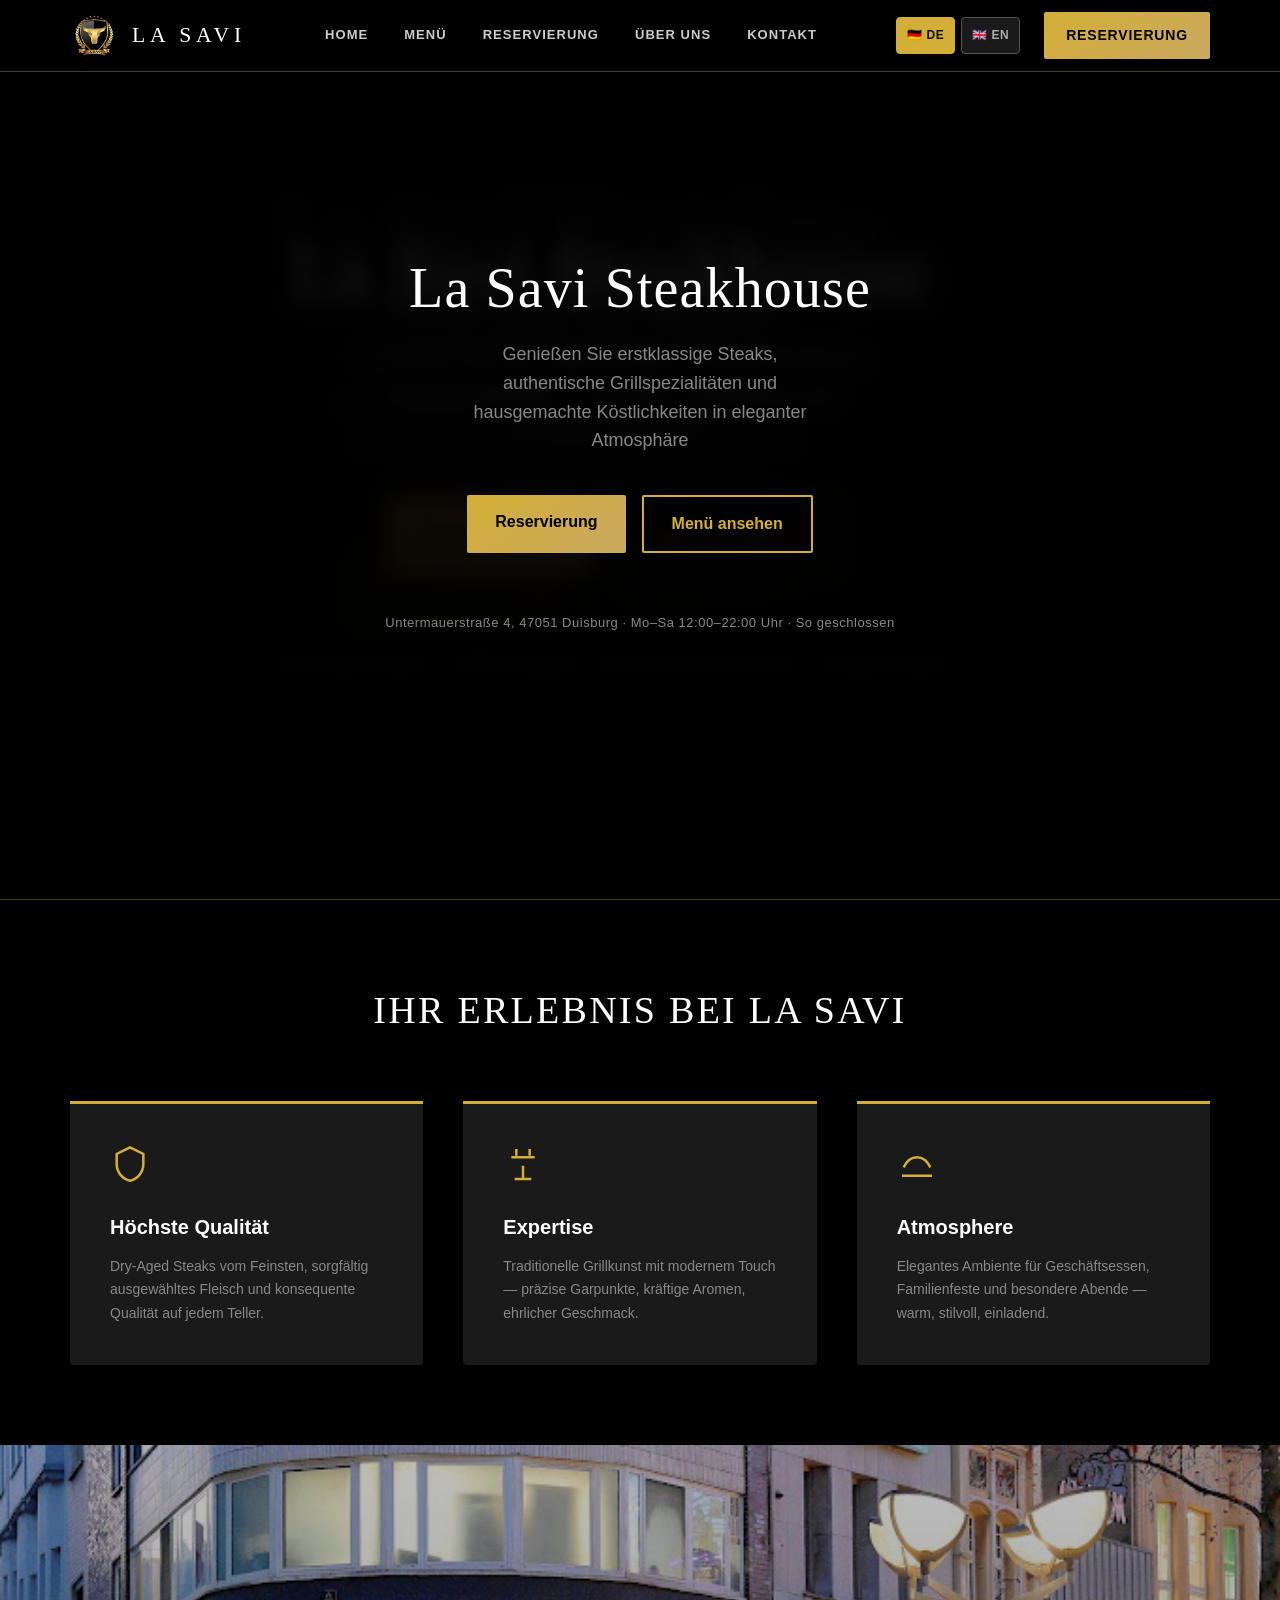
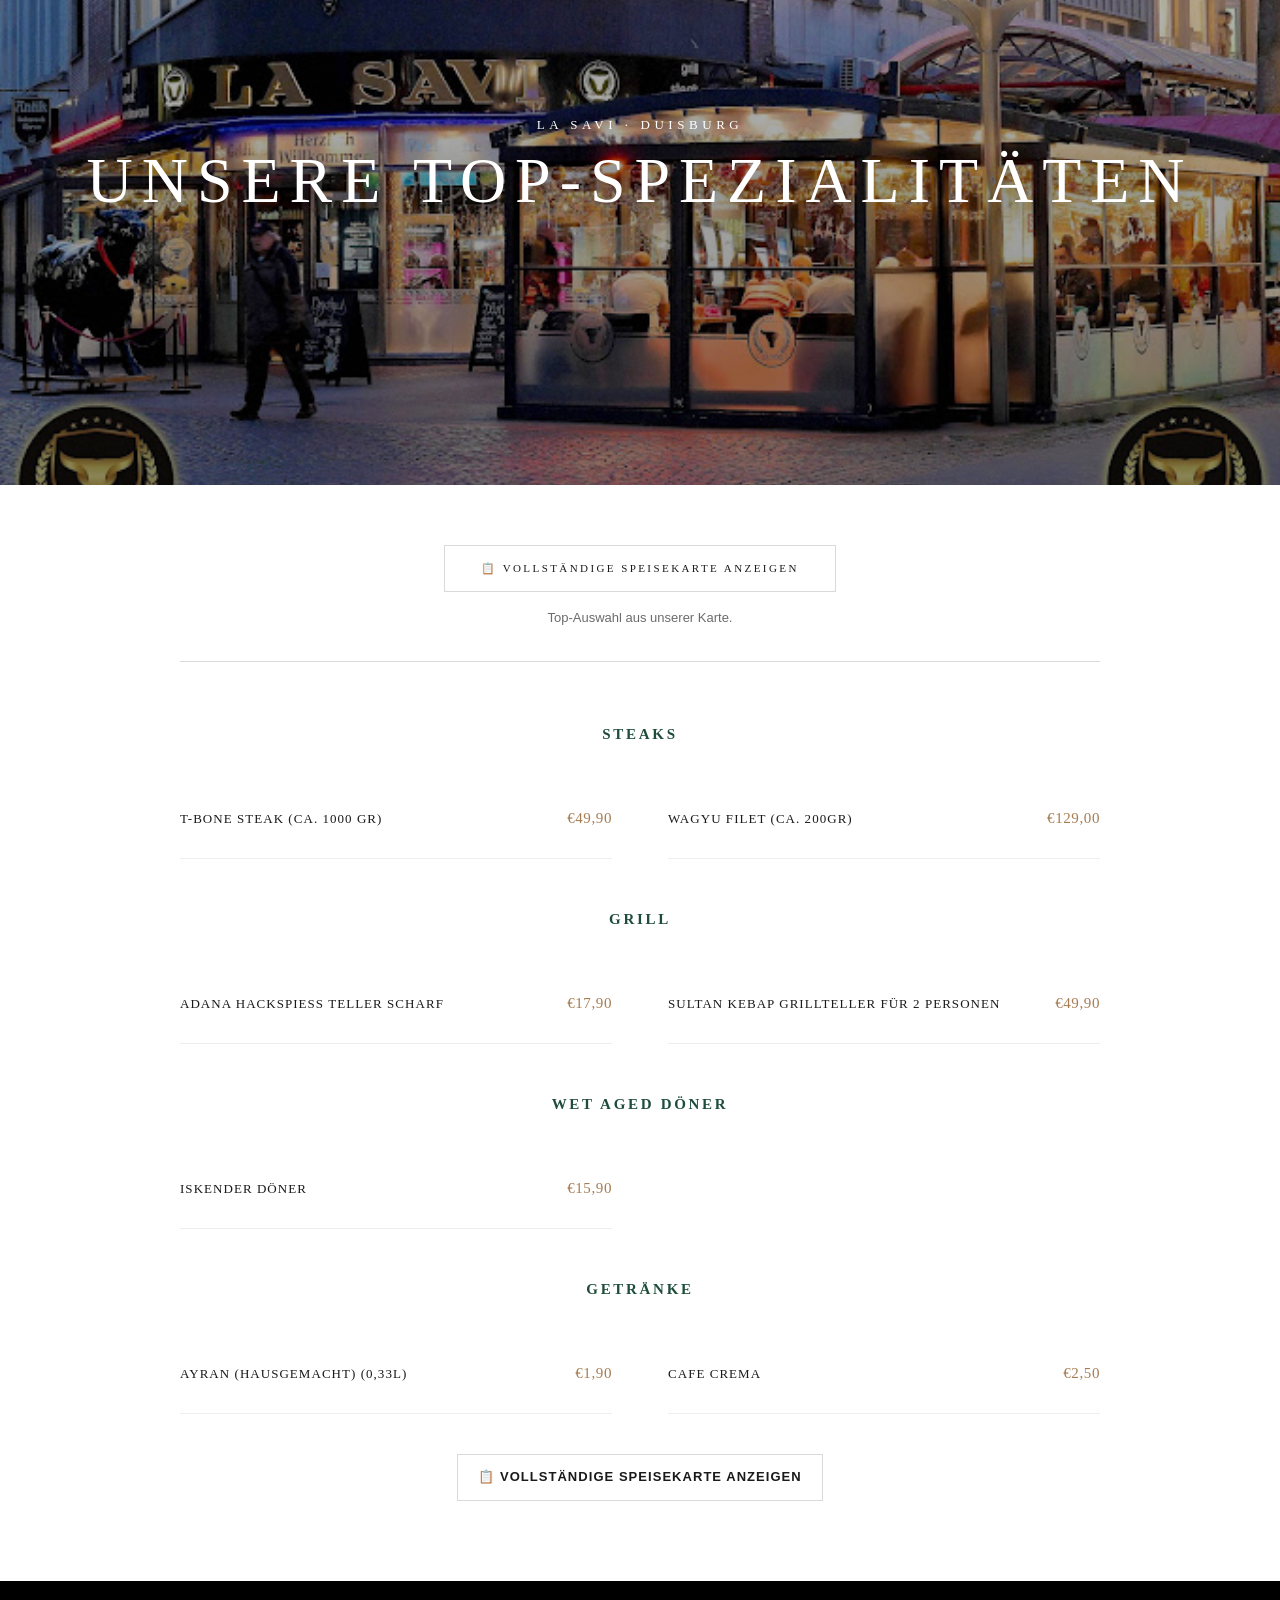
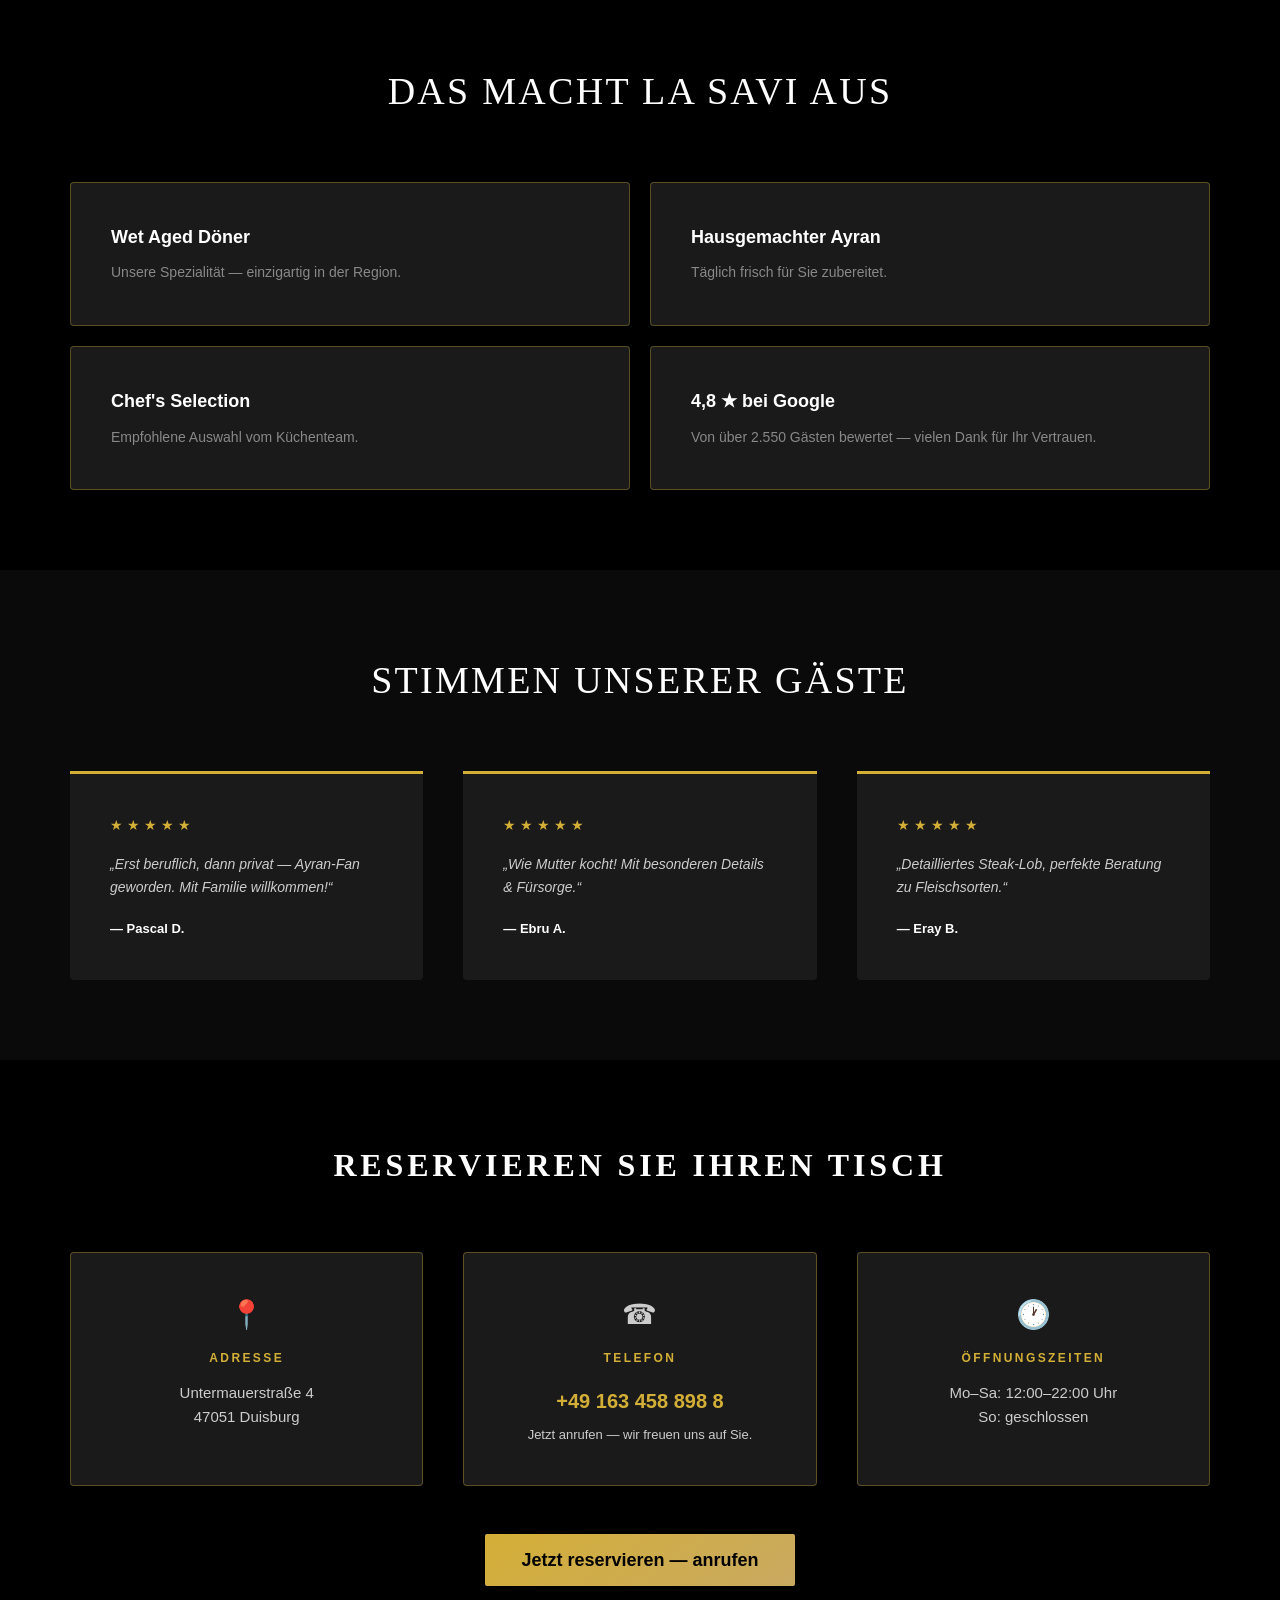
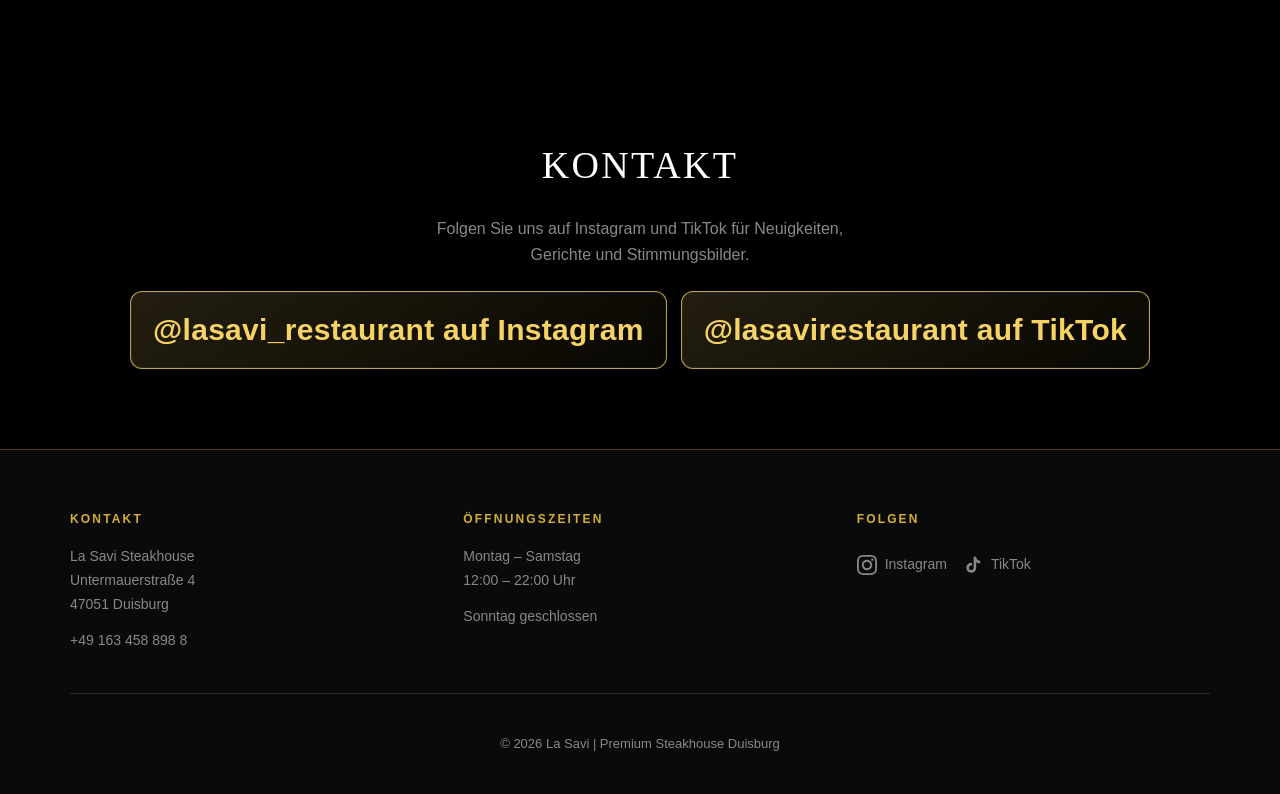
<file: index.html>
<!DOCTYPE html>
<html lang="de">
<head>
  <meta charset="UTF-8">
  <meta name="viewport" content="width=device-width, initial-scale=1.0">
  <title>La Savi — Steakhouse Duisburg | Dry-Aged Steaks &amp; Grill</title>
  <meta name="description" content="La Savi Steakhouse in Duisburg. USDA Prime Dry-Aged Steaks, authentische Grillspezialitäten, Wet Aged Döner und hausgemachter Ayran. Reservierung unter +49 163 458 898 8.">
  <meta name="keywords" content="Steakhouse Duisburg, Dry-Aged Steaks, Grill, Restaurant, Reservierung, La Savi">
  <meta name="theme-color" content="#000000">
  <link rel="icon" href="logo-la-savi.webp" type="image/webp">
  <meta property="og:title" content="La Savi — Steakhouse Duisburg">
  <meta property="og:description" content="Luxuriöses Steakhouse mit Dry-Aged Steaks und Grillkultur.">
  <meta property="og:type" content="website">
  <meta property="og:locale" content="de_DE">
  <style>
    /* La Savi — Single-File, System-Fonts, Smith & Wollensky–Anmutung */
    :root {
      --black: #000000;
      --gray-950: #0a0a0a;
      --gray-900: #1a1a1a;
      --gold: #d4af37;
      --gold-soft: #c9a961;
      --gold-dim: rgba(212, 175, 55, 0.35);
      --white: #ffffff;
      --text-soft: #cccccc;
      --text-muted: #888888;
      --wine: #8b0000;
      --sw-green: #1e4d3b;
      --sw-gold-nav: #a67c52;
      --sw-border: #d9d9d9;
      --sw-text: #1a1a1a;
      --sw-text-soft: #6b6b6b;
      --font-serif: Georgia, "Times New Roman", Times, serif;
      --font-sans: -apple-system, BlinkMacSystemFont, "Segoe UI", Helvetica, Arial, sans-serif;
      --space-20: 20px;
      --space-40: 40px;
      --space-60: 60px;
      --space-80: 80px;
      --header-h: 72px;
      --ease: 0.25s ease;
    }

    *, *::before, *::after { box-sizing: border-box; margin: 0; padding: 0; }
    html { scroll-behavior: smooth; scroll-padding-top: var(--header-h); }
    body {
      font-family: var(--font-sans);
      font-size: 16px;
      line-height: 1.6;
      color: var(--text-soft);
      background: var(--black);
    }
    img { max-width: 100%; height: auto; display: block; }
    a { color: inherit; text-decoration: none; }
    button { font: inherit; cursor: pointer; border: none; background: none; color: inherit; }
    ul { list-style: none; }

    .skip {
      position: absolute;
      left: -9999px;
      top: 12px;
      z-index: 200;
      padding: 12px 20px;
      background: var(--gold);
      color: var(--black);
      font-weight: 700;
    }
    .skip:focus { left: 12px; }

    .container {
      width: min(1140px, calc(100% - var(--space-40)));
      margin-inline: auto;
    }

    /* —— Header —— */
    .site-header {
      position: fixed;
      top: 0;
      left: 0;
      right: 0;
      z-index: 100;
      height: var(--header-h);
      background: rgba(0, 0, 0, 0.92);
      backdrop-filter: blur(12px);
      -webkit-backdrop-filter: blur(12px);
      border-bottom: 1px solid var(--gold-dim);
    }
    .header-inner {
      height: 100%;
      display: flex;
      align-items: center;
      justify-content: space-between;
      gap: var(--space-20);
    }
    .brand {
      display: flex;
      align-items: center;
      gap: 14px;
      min-height: 44px;
    }
    .brand img {
      width: 48px;
      height: 48px;
      object-fit: contain;
    }
    .brand-text {
      font-family: var(--font-serif);
      font-size: 1.35rem;
      font-weight: 400;
      letter-spacing: 0.22em;
      text-transform: uppercase;
      color: var(--white);
    }
    .nav-desktop {
      display: flex;
      align-items: center;
      gap: 8px;
    }
    .nav-desktop a {
      padding: 10px 14px;
      font-size: 13px;
      font-weight: 600;
      letter-spacing: 0.08em;
      text-transform: uppercase;
      color: var(--text-soft);
      border-radius: 4px;
      transition: color var(--ease), background var(--ease);
    }
    .nav-desktop a:hover,
    .nav-desktop a:focus-visible {
      color: var(--gold);
      background: rgba(212, 175, 55, 0.08);
    }
    .btn-reserve {
      padding: 12px 22px;
      font-size: 14px;
      font-weight: 700;
      letter-spacing: 0.06em;
      text-transform: uppercase;
      color: var(--black);
      background: linear-gradient(145deg, var(--gold), var(--gold-soft));
      border-radius: 2px;
      transition: transform var(--ease), box-shadow var(--ease), filter var(--ease);
    }
    .btn-reserve:hover {
      filter: brightness(1.08);
      box-shadow: 0 8px 28px rgba(212, 175, 55, 0.25);
    }
    .menu-toggle {
      display: none;
      width: 44px;
      height: 44px;
      align-items: center;
      justify-content: center;
      color: var(--gold);
      border: 1px solid var(--gold-dim);
      border-radius: 4px;
    }
    .nav-mobile {
      display: none;
      position: absolute;
      top: calc(100% + 8px);
      left: var(--space-20);
      right: var(--space-20);
      padding: var(--space-20);
      background: var(--gray-950);
      border: 1px solid var(--gold-dim);
      flex-direction: column;
      gap: 4px;
    }
    .nav-mobile.open { display: flex; }
    .nav-mobile a {
      padding: 14px 16px;
      font-size: 14px;
      font-weight: 600;
      text-transform: uppercase;
      letter-spacing: 0.06em;
      color: var(--text-soft);
      border-radius: 4px;
    }
    .nav-mobile a:hover { color: var(--gold); background: rgba(212, 175, 55, 0.06); }
    .nav-mobile .btn-reserve { text-align: center; margin-top: 8px; }

    @media (max-width: 900px) {
      .nav-desktop, .header-inner .btn-reserve { display: none; }
      .menu-toggle { display: flex; }
    }
    .header-inner .btn-reserve { margin-left: 8px; }
    .lang-switch {
      display: inline-flex;
      gap: 6px;
      margin-right: 6px;
    }
    .lang-btn {
      padding: 8px 10px;
      font-size: 12px;
      font-weight: 700;
      letter-spacing: 0.04em;
      border: 1px solid #555;
      border-radius: 4px;
      color: #aaa;
      background: #1a1a1a;
    }
    .lang-btn.is-active {
      color: #111;
      border-color: var(--gold);
      background: var(--gold);
    }

    /* —— Hero —— */
    .hero {
      min-height: 100svh;
      padding-top: var(--header-h);
      display: flex;
      flex-direction: column;
      justify-content: center;
      align-items: center;
      text-align: center;
      position: relative;
      overflow: hidden;
      border-bottom: 1px solid var(--gold-dim);
    }
    .hero::before {
      content: "";
      position: absolute;
      inset: 0;
      background: url("images/home-hero.png") center / cover no-repeat;
      transform: scale(1.06);
      filter: blur(10px) brightness(0.42);
    }
    .hero::after {
      content: "";
      position: absolute;
      inset: 0;
      background:
        radial-gradient(ellipse 70% 52% at 50% 44%, rgba(0, 0, 0, 0.18), rgba(0, 0, 0, 0.72) 78%),
        linear-gradient(180deg, rgba(0, 0, 0, 0.55), rgba(0, 0, 0, 0.84));
    }
    .hero .container {
      position: relative;
      z-index: 1;
    }
    .hero .container { padding-block: var(--space-60); }
    .hero h1 {
      font-family: var(--font-serif);
      font-size: clamp(2rem, 5vw, 3.5rem);
      font-weight: 400;
      line-height: 1.12;
      color: var(--white);
      letter-spacing: 0.02em;
      max-width: 18ch;
      margin-inline: auto;
    }
    .hero .tagline {
      margin-top: var(--space-20);
      font-size: 18px;
      color: var(--text-muted);
      max-width: 36ch;
      margin-inline: auto;
    }
    .hero-cta {
      margin-top: var(--space-40);
      display: flex;
      flex-wrap: wrap;
      gap: 16px;
      justify-content: center;
    }
    .btn-gold {
      padding: 14px 28px;
      font-size: 16px;
      font-weight: 700;
      color: var(--black);
      background: linear-gradient(145deg, var(--gold), var(--gold-soft));
      border-radius: 2px;
      transition: filter var(--ease), box-shadow var(--ease), transform var(--ease);
    }
    .btn-gold:hover { filter: brightness(1.1); box-shadow: 0 10px 32px rgba(212, 175, 55, 0.22); transform: translateY(-1px); }
    .btn-outline {
      padding: 14px 28px;
      font-size: 16px;
      font-weight: 700;
      color: var(--gold);
      border: 2px solid var(--gold);
      border-radius: 2px;
      background: transparent;
      transition: background var(--ease), color var(--ease);
    }
    .btn-outline:hover {
      background: rgba(212, 175, 55, 0.12);
      color: var(--white);
    }
    .hero-sub {
      margin-top: var(--space-60);
      font-size: 13px;
      color: var(--text-muted);
      letter-spacing: 0.04em;
    }

    /* —— Sections common —— */
    section { padding-block: var(--space-80); }
    .section-title {
      font-family: var(--font-serif);
      font-size: clamp(1.75rem, 3vw, 2.375rem);
      font-weight: 400;
      color: var(--white);
      text-align: center;
      margin-bottom: var(--space-60);
      letter-spacing: 0.06em;
      text-transform: uppercase;
    }

    /* —— Quickinfo 3 cards —— */
    .cards-3 {
      display: grid;
      grid-template-columns: repeat(3, 1fr);
      gap: var(--space-40);
    }
    @media (max-width: 768px) {
      .cards-3 { grid-template-columns: 1fr; }
    }
    .info-card {
      padding: var(--space-40) var(--space-40) var(--space-40);
      background: var(--gray-900);
      border-top: 3px solid var(--gold);
      border-radius: 0 0 4px 4px;
      transition: transform var(--ease), box-shadow var(--ease);
    }
    .info-card:hover {
      transform: translateY(-4px);
      box-shadow: 0 20px 50px rgba(0, 0, 0, 0.45);
    }
    .info-card .icon {
      width: 40px;
      height: 40px;
      margin-bottom: var(--space-20);
      color: var(--gold);
    }
    .info-card h3 {
      font-size: 20px;
      font-weight: 700;
      color: var(--white);
      margin-bottom: 12px;
    }
    .info-card p {
      font-size: 14px;
      color: var(--text-muted);
      line-height: 1.65;
    }

    /* —— Speisekarte (Smith & Wollensky „Menus“-Layout) —— */
    .menu-section {
      padding-block: 0 !important;
      background: var(--white);
    }
    .sw-menu-hero {
      position: relative;
      width: 100%;
      min-height: min(52vh, 520px);
      max-height: 640px;
      overflow: hidden;
    }
    .sw-menu-hero img {
      width: 100%;
      height: 100%;
      min-height: min(52vh, 520px);
      object-fit: cover;
      object-position: top center;
    }
    .sw-menu-hero::after {
      content: "";
      position: absolute;
      inset: 0;
      background: linear-gradient(180deg, rgba(0,0,0,0.25) 0%, rgba(0,0,0,0.45) 100%);
      pointer-events: none;
    }
    .sw-menu-hero__text {
      position: absolute;
      inset: 0;
      z-index: 2;
      display: flex;
      flex-direction: column;
      align-items: center;
      justify-content: center;
      text-align: center;
      padding: var(--space-40);
    }
    .sw-menu-hero__eyebrow {
      font-family: var(--font-serif);
      font-size: clamp(11px, 1.8vw, 13px);
      font-weight: 400;
      letter-spacing: 0.35em;
      text-transform: uppercase;
      color: #fff;
      margin-bottom: 12px;
      text-shadow: 0 2px 20px rgba(0,0,0,0.5);
    }
    .sw-menu-hero__title {
      font-family: var(--font-serif);
      font-size: clamp(2.25rem, 7vw, 4rem);
      font-weight: 400;
      letter-spacing: 0.14em;
      text-transform: uppercase;
      color: #fff;
      line-height: 1.05;
      text-shadow: 0 4px 30px rgba(0,0,0,0.45);
    }
    .sw-menu-light {
      background: #fff;
      color: var(--sw-text);
      padding: var(--space-60) 0 var(--space-80);
    }
    .sw-menu-light .container {
      max-width: 920px;
    }
    .sw-menu-download-wrap {
      text-align: center;
      margin-bottom: var(--space-40);
    }
    .sw-menu-download {
      display: inline-block;
      padding: 14px 36px;
      font-family: var(--font-serif);
      font-size: 11px;
      font-weight: 400;
      letter-spacing: 0.22em;
      text-transform: uppercase;
      color: var(--sw-text);
      background: #fff;
      border: 1px solid var(--sw-border);
      transition: border-color var(--ease), color var(--ease);
    }
    .sw-menu-download:hover {
      border-color: var(--sw-gold-nav);
      color: var(--sw-gold-nav);
    }
    .sw-menu-tabs {
      display: flex;
      flex-wrap: wrap;
      align-items: center;
      justify-content: center;
      gap: 12px 20px;
      margin-bottom: var(--space-20);
    }
    .sw-menu-tabs__btn {
      font-family: var(--font-serif);
      font-size: 13px;
      letter-spacing: 0.12em;
      text-transform: uppercase;
      color: var(--sw-gold-nav);
      background: none;
      padding: 8px 4px 10px;
      border-bottom: 2px solid transparent;
      transition: color var(--ease), border-color var(--ease);
    }
    .sw-menu-tabs__btn:hover,
    .sw-menu-tabs__btn:focus-visible {
      color: #8a6644;
    }
    .sw-menu-tabs__btn.is-active {
      border-bottom-color: var(--sw-gold-nav);
    }
    .sw-menu-tabs__sep {
      font-family: var(--font-serif);
      color: #c4c4c4;
      font-size: 14px;
      user-select: none;
    }
    .sw-menu-rule {
      border: none;
      height: 1px;
      background: var(--sw-border);
      margin: 0 0 var(--space-60);
    }
    .sw-menu-panel {
      display: none;
    }
    .sw-menu-panel.is-active {
      display: block;
    }
    .sw-menu-cat {
      font-family: var(--font-serif);
      font-size: 15px;
      font-weight: 700;
      letter-spacing: 0.18em;
      text-transform: uppercase;
      text-align: center;
      color: var(--sw-green);
      margin-bottom: var(--space-40);
    }
    .sw-menu-grid {
      display: grid;
      grid-template-columns: 1fr 1fr;
      gap: 12px 56px;
    }
    @media (max-width: 700px) {
      .sw-menu-grid { grid-template-columns: 1fr; gap: 8px 0; }
    }
    .sw-menu-item {
      font-family: var(--font-serif);
      padding: 20px 0 28px;
      border-bottom: 1px solid #eee;
      transition: background var(--ease);
    }
    .sw-menu-item:hover {
      background: rgba(0,0,0,0.02);
    }
    .sw-menu-item__row {
      display: flex;
      justify-content: space-between;
      align-items: baseline;
      gap: 16px;
    }
    .sw-menu-item__name {
      font-size: 13px;
      font-weight: 400;
      letter-spacing: 0.08em;
      text-transform: uppercase;
      color: var(--sw-text);
      line-height: 1.35;
    }
    .sw-menu-item__price {
      flex-shrink: 0;
      font-size: 15px;
      font-weight: 400;
      color: var(--sw-gold-nav);
      letter-spacing: 0.04em;
    }
    .sw-menu-item__desc {
      margin-top: 8px;
      font-size: 13px;
      font-weight: 400;
      font-style: normal;
      color: var(--sw-text-soft);
      line-height: 1.55;
      text-transform: none;
      letter-spacing: 0.02em;
    }
    .btn-print {
      padding: 12px 20px;
      font-size: 13px;
      font-weight: 600;
      letter-spacing: 0.08em;
      text-transform: uppercase;
      color: var(--sw-text);
      border: 1px solid var(--sw-border);
      border-radius: 0;
      display: inline-flex;
      align-items: center;
      gap: 8px;
      background: #fff;
      transition: border-color var(--ease), color var(--ease);
    }
    .btn-print:hover {
      border-color: var(--sw-gold-nav);
      color: var(--sw-gold-nav);
    }

    /* —— Highlights —— */
    .highlights {
      display: grid;
      grid-template-columns: repeat(2, 1fr);
      gap: var(--space-20);
    }
    @media (max-width: 600px) {
      .highlights { grid-template-columns: 1fr; }
    }
    .highlight-item {
      padding: var(--space-40);
      background: var(--gray-900);
      border: 1px solid var(--gold-dim);
      border-radius: 4px;
      transition: border-color var(--ease);
    }
    .highlight-item:hover { border-color: var(--gold); }
    .highlight-item strong {
      display: block;
      font-size: 18px;
      color: var(--white);
      margin-bottom: 8px;
    }
    .highlight-item span { font-size: 14px; color: var(--text-muted); }

    /* —— Testimonials —— */
    #bewertungen { background: var(--gray-950); }
    .testimonials {
      display: grid;
      grid-template-columns: repeat(3, 1fr);
      gap: var(--space-40);
    }
    @media (max-width: 900px) {
      .testimonials { grid-template-columns: 1fr; }
    }
    .testimonial {
      padding: var(--space-40);
      background: var(--gray-900);
      border-top: 3px solid var(--gold);
      border-radius: 0 0 4px 4px;
    }
    .stars { color: var(--gold); letter-spacing: 4px; margin-bottom: 16px; font-size: 14px; }
    .testimonial blockquote {
      font-size: 14px;
      font-style: italic;
      color: var(--text-soft);
      line-height: 1.65;
      margin-bottom: 16px;
    }
    .testimonial cite {
      font-size: 13px;
      font-weight: 700;
      font-style: normal;
      color: var(--white);
    }

    /* —— Kontakt —— */
    .contact-head {
      font-family: var(--font-serif);
      font-size: clamp(1.5rem, 3vw, 2rem);
      text-align: center;
      text-transform: uppercase;
      letter-spacing: 0.12em;
      color: var(--white);
      margin-bottom: var(--space-60);
    }
    .contact-grid {
      display: grid;
      grid-template-columns: repeat(3, 1fr);
      gap: var(--space-40);
      margin-bottom: var(--space-60);
    }
    @media (max-width: 768px) {
      .contact-grid { grid-template-columns: 1fr; }
    }
    .contact-box {
      text-align: center;
      padding: var(--space-40);
      background: var(--gray-900);
      border: 1px solid var(--gold-dim);
      border-radius: 4px;
    }
    .contact-box .emoji { font-size: 28px; margin-bottom: 12px; }
    .contact-box h3 {
      font-size: 12px;
      font-weight: 700;
      letter-spacing: 0.2em;
      text-transform: uppercase;
      color: var(--gold);
      margin-bottom: 12px;
    }
    .contact-box p, .contact-box a {
      font-size: 15px;
      color: var(--text-soft);
      line-height: 1.6;
    }
    .contact-box a[href^="tel"] {
      font-size: 20px;
      font-weight: 700;
      color: var(--gold);
      display: inline-block;
      margin-top: 4px;
    }
    .contact-box a[href^="tel"]:hover { text-decoration: underline; }
    .contact-cta-wrap { text-align: center; }
    .contact-cta-wrap .btn-gold { font-size: 18px; padding: 16px 36px; }

    /* —— Footer —— */
    .footer {
      padding: var(--space-60) 0 var(--space-40);
      background: var(--gray-950);
      border-top: 1px solid var(--gold-dim);
    }
    .footer-grid {
      display: grid;
      grid-template-columns: repeat(3, 1fr);
      gap: var(--space-40);
      margin-bottom: var(--space-40);
    }
    @media (max-width: 768px) {
      .footer-grid { grid-template-columns: 1fr; text-align: center; }
    }
    .footer-col h4 {
      font-size: 12px;
      letter-spacing: 0.18em;
      text-transform: uppercase;
      color: var(--gold);
      margin-bottom: 16px;
    }
    .footer-col p, .footer-col a {
      font-size: 14px;
      color: var(--text-muted);
      line-height: 1.7;
    }
    .footer-col a:hover { color: var(--gold); }
    .social-row {
      display: flex;
      gap: 16px;
      flex-wrap: wrap;
    }
    .footer-grid .social-row { justify-content: flex-start; }
    @media (max-width: 768px) {
      .footer-grid .social-row { justify-content: center; }
    }
    .social-row a {
      display: inline-flex;
      align-items: center;
      gap: 8px;
      padding: 8px 0;
    }
    .contact-socials {
      margin-top: 24px;
      display: flex;
      flex-wrap: wrap;
      gap: 14px;
      justify-content: center;
    }
    .contact-social-btn {
      min-width: 320px;
      padding: 14px 22px;
      display: inline-flex;
      align-items: center;
      justify-content: center;
      gap: 10px;
      font-size: 30px;
      font-weight: 700;
      color: #f6d365;
      letter-spacing: 0.01em;
      border: 1px solid rgba(246, 211, 101, 0.75);
      border-radius: 12px;
      background: linear-gradient(145deg, rgba(246, 211, 101, 0.14), rgba(212, 175, 55, 0.04));
      box-shadow: 0 10px 28px rgba(0, 0, 0, 0.35), inset 0 0 0 1px rgba(255, 255, 255, 0.05);
      transition: transform var(--ease), box-shadow var(--ease), border-color var(--ease), color var(--ease);
    }
    .contact-social-btn:hover {
      transform: translateY(-2px);
      color: #ffefb0;
      border-color: rgba(246, 211, 101, 1);
      box-shadow: 0 14px 36px rgba(212, 175, 55, 0.24), inset 0 0 0 1px rgba(255, 255, 255, 0.08);
    }
    .contact-social-btn:focus-visible {
      outline: 2px solid rgba(246, 211, 101, 0.9);
      outline-offset: 2px;
    }
    @media (max-width: 560px) {
      .contact-socials {
        flex-direction: column;
        align-items: center;
      }
      .contact-social-btn {
        min-width: min(100%, 340px);
        width: 100%;
        font-size: 18px;
      }
    }
    .copyright {
      text-align: center;
      font-size: 13px;
      color: var(--text-muted);
      padding-top: var(--space-40);
      border-top: 1px solid #2a2a2a;
    }

    /* —— Reveal —— */
    .reveal {
      opacity: 0;
      transform: translateY(20px);
      transition: opacity 0.7s ease, transform 0.7s ease;
    }
    .reveal.visible { opacity: 1; transform: translateY(0); }

    /* —— Print: nur Menü-Section (A4), Rest ausgeblendet —— */
    @media print {
      @page {
        size: A4;
        margin: 14mm;
      }

      /* Navigation, Footer, Skip, UI-Buttons */
      .skip,
      .site-header,
      .footer,
      .hero-cta,
      .menu-toggle,
      .nav-mobile,
      .btn-print,
      #btn-print-menu-secondary,
      .menu-print-hint,
      .sw-menu-hero,
      .sw-menu-download-wrap,
      .sw-menu-tabs,
      .contact-cta-wrap,
      .social-row {
        display: none !important;
      }

      main > section:not(.menu-section) {
        display: none !important;
      }

      .menu-section {
        display: block !important;
        background: #fff !important;
        color: #111 !important;
        padding: 0 !important;
        border: none !important;
      }

      .sw-menu-light {
        padding: 0 !important;
      }

      body {
        background: #fff !important;
        color: #111 !important;
        font-size: 11pt;
      }

      main {
        display: block !important;
      }

      .menu-section .reveal {
        opacity: 1 !important;
        transform: none !important;
      }

      .sw-menu-panel,
      .sw-menu-panel[hidden] {
        display: block !important;
      }

      .sw-menu-panel {
        page-break-after: auto;
      }

      .sw-menu-panel + .sw-menu-panel {
        margin-top: 16pt;
        padding-top: 12pt;
        border-top: 1px solid #ccc;
      }

      .sw-menu-cat {
        color: var(--sw-green) !important;
        margin-bottom: 12pt !important;
      }

      .sw-menu-grid {
        grid-template-columns: 1fr !important;
      }

      .sw-menu-item {
        border-bottom-color: #ddd !important;
        page-break-inside: avoid;
      }

      .sw-menu-item__name {
        color: #000 !important;
      }

      .sw-menu-item__price {
        color: #7a5c00 !important;
      }

      .sw-menu-item__desc {
        color: #444 !important;
      }

      .sw-menu-rule {
        display: none !important;
      }
    }
  </style>
</head>
<body>
  <a class="skip" href="#main">Zum Inhalt</a>

  <header class="site-header">
    <div class="container header-inner">
      <a class="brand" href="#home" aria-label="La Savi Startseite">
        <img src="logo-la-savi.webp" width="48" height="48" alt="La Savi Steakhouse Logo">
        <span class="brand-text">La Savi</span>
      </a>
      <nav class="nav-desktop" aria-label="Hauptnavigation">
        <a href="#home" id="nav-home-desktop">Home</a>
        <a href="menu.html" id="nav-menu-desktop">Menü</a>
        <a href="#reservierung" id="nav-reservation-desktop">Reservierung</a>
        <a href="#ueber-uns" id="nav-about-desktop">Über uns</a>
        <a href="#kontakt" id="nav-contact-desktop">Kontakt</a>
      </nav>
      <div style="display:flex; align-items:center; gap:10px;">
        <div class="lang-switch" aria-label="Language switch">
          <button type="button" class="lang-btn is-active" id="lang-de">🇩🇪 DE</button>
          <button type="button" class="lang-btn" id="lang-en">🇬🇧 EN</button>
        </div>
        <a class="btn-reserve" href="#reservierung" id="btn-reserve-top">Reservierung</a>
        <button type="button" class="menu-toggle" aria-label="Menü öffnen" aria-expanded="false" aria-controls="mobile-nav">
          <svg width="24" height="24" viewBox="0 0 24 24" fill="none" stroke="currentColor" stroke-width="2"><path d="M4 6h16M4 12h16M4 18h16"/></svg>
        </button>
      </div>
      <nav class="nav-mobile" id="mobile-nav" aria-label="Mobilmenü">
        <a href="#home" id="nav-home-mobile">Home</a>
        <a href="menu.html" id="nav-menu-mobile">Menü</a>
        <a href="#reservierung" id="nav-reservation-mobile">Reservierung</a>
        <a href="#ueber-uns" id="nav-about-mobile">Über uns</a>
        <a href="#kontakt" id="nav-contact-mobile">Kontakt</a>
        <a class="btn-reserve" href="#reservierung" id="btn-reserve-mobile">Reservierung</a>
      </nav>
    </div>
  </header>

  <main id="main">
    <section class="hero" id="home">
      <div class="container">
        <h1>La Savi Steakhouse</h1>
        <p class="tagline" id="hero-tagline">Genießen Sie Dry-Aged Steaks und authentische Grillspezialitäten — mit Herz, Handwerk und höchstem Anspruch.</p>
        <div class="hero-cta">
          <a class="btn-gold" href="#reservierung" id="hero-btn-reserve">Reservierung</a>
          <a class="btn-outline" href="menu.html" id="hero-btn-menu">Menü ansehen</a>
        </div>
        <p class="hero-sub" id="hero-subline">Untermauerstraße 4, 47051 Duisburg · Mo–Sa 12:00–22:00 Uhr · So geschlossen</p>
      </div>
    </section>

    <section id="ueber-uns">
      <div class="container">
        <h2 class="section-title reveal">Ihr Erlebnis bei La Savi</h2>
        <div class="cards-3">
          <article class="info-card reveal">
            <svg class="icon" viewBox="0 0 24 24" fill="none" stroke="currentColor" stroke-width="1.5" aria-hidden="true"><path d="M12 2L4 6v6c0 5 3.5 9 8 10 4.5-1 8-5 8-10V6l-8-4z"/></svg>
            <h3 id="feature-1-title">Höchste Qualität</h3>
            <p id="feature-1-text">Dry-Aged Steaks vom Feinsten, sorgfältig ausgewähltes Fleisch und konsequente Qualität auf jedem Teller.</p>
          </article>
          <article class="info-card reveal">
            <svg class="icon" viewBox="0 0 24 24" fill="none" stroke="currentColor" stroke-width="1.5" aria-hidden="true"><path d="M8 3v4M16 3v4M12 13v8M5 8h14M7 21h10"/></svg>
            <h3 id="feature-2-title">Expertise</h3>
            <p id="feature-2-text">Traditionelle Grillkunst mit modernem Touch — präzise Garpunkte, kräftige Aromen, ehrlicher Geschmack.</p>
          </article>
          <article class="info-card reveal">
            <svg class="icon" viewBox="0 0 24 24" fill="none" stroke="currentColor" stroke-width="1.5" aria-hidden="true"><path d="M4 14c2-4 5-6 8-6s6 2 8 6M3 19h18"/></svg>
            <h3 id="feature-3-title">Atmosphere</h3>
            <p id="feature-3-text">Elegantes Ambiente für Geschäftsessen, Familienfeste und besondere Abende — warm, stilvoll, einladend.</p>
          </article>
        </div>
      </div>
    </section>

    <section id="spezialitaeten" class="menu-section" aria-labelledby="menu-page-title">
      <div class="sw-menu-hero">
        <img src="images/spezialitaeten-hero.png" width="680" height="386" alt="La Savi Restaurant in Duisburg bei Abendbeleuchtung" fetchpriority="high" loading="eager">
        <div class="sw-menu-hero__text">
          <p class="sw-menu-hero__eyebrow">LA SAVI · DUISBURG</p>
          <h2 class="sw-menu-hero__title" id="menu-page-title">UNSERE TOP-SPEZIALITÄTEN</h2>
        </div>
      </div>
      <div class="sw-menu-light">
        <div class="container">
          <div class="sw-menu-download-wrap reveal">
            <button type="button" class="sw-menu-download" id="btn-print-menu">📋 Vollständige Speisekarte anzeigen</button>
          </div>
          <p class="reveal menu-print-hint" style="text-align:center; font-size:13px; color: var(--sw-text-soft); margin: -24px 0 32px;">Top-Auswahl aus unserer Karte.</p>
          <hr class="sw-menu-rule" aria-hidden="true">
          <div class="sw-menu-panel is-active reveal" id="menu-panel-main">
            <h3 class="sw-menu-cat">Salate</h3>
            <div class="sw-menu-grid">
              <article class="sw-menu-item">
                <div class="sw-menu-item__row">
                  <span class="sw-menu-item__name">01. Hirtensalat</span>
                  <span class="sw-menu-item__price">4,90 €</span>
                </div>
              </article>
              <article class="sw-menu-item">
                <div class="sw-menu-item__row">
                  <span class="sw-menu-item__name">02. Hirtensalat mit Feta Käse</span>
                  <span class="sw-menu-item__price">7,90 €</span>
                </div>
              </article>
              <article class="sw-menu-item">
                <div class="sw-menu-item__row">
                  <span class="sw-menu-item__name">03. Kräuter Blätter Salat</span>
                  <span class="sw-menu-item__price">7,90 €</span>
                </div>
              </article>
              <article class="sw-menu-item">
                <div class="sw-menu-item__row">
                  <span class="sw-menu-item__name">04. Kräuter Blätter Salat mit Feta Käse</span>
                  <span class="sw-menu-item__price">9,90 €</span>
                </div>
              </article>
              <article class="sw-menu-item">
                <div class="sw-menu-item__row">
                  <span class="sw-menu-item__name">05. Kräuter Blätter Salat mit Büffelmozzarella</span>
                  <span class="sw-menu-item__price">11,90 €</span>
                </div>
              </article>
            </div>
            <h3 class="sw-menu-cat" style="margin-top:48px;">Tägliche Teiggerichte (Hauseigene Herstellung)</h3>
            <div class="sw-menu-grid">
              <article class="sw-menu-item">
                <div class="sw-menu-item__row">
                  <span class="sw-menu-item__name">06. Hauseigene Türkische Tortellini</span>
                  <span class="sw-menu-item__price">9,90 €</span>
                </div>
              </article>
              <article class="sw-menu-item">
                <div class="sw-menu-item__row">
                  <span class="sw-menu-item__name">07. Hauseigene Pide mit Döner (oder Rinder-Lamm-Mix)</span>
                  <span class="sw-menu-item__price">9,90 €</span>
                </div>
              </article>
              <article class="sw-menu-item">
                <div class="sw-menu-item__row">
                  <span class="sw-menu-item__name">08. Hauseigene Lammfleisch Pide</span>
                  <span class="sw-menu-item__price">9,90 €</span>
                </div>
              </article>
              <article class="sw-menu-item">
                <div class="sw-menu-item__row">
                  <span class="sw-menu-item__name">09. Hauseigene Lahmacun</span>
                  <span class="sw-menu-item__price">3,90 €</span>
                </div>
              </article>
              <article class="sw-menu-item">
                <div class="sw-menu-item__row">
                  <span class="sw-menu-item__name">10. Hauseigene Lahmacun Dürüm</span>
                  <span class="sw-menu-item__price">5,90 €</span>
                </div>
              </article>
              <article class="sw-menu-item">
                <div class="sw-menu-item__row">
                  <span class="sw-menu-item__name">11. Hauseigene Lahmacun mit Döner</span>
                  <span class="sw-menu-item__price">9,90 €</span>
                </div>
              </article>
              <article class="sw-menu-item">
                <div class="sw-menu-item__row">
                  <span class="sw-menu-item__name">12. Hauseigene Gemüse Pide</span>
                  <span class="sw-menu-item__price">9,90 €</span>
                </div>
              </article>
            </div>
            <h3 class="sw-menu-cat" style="margin-top:48px;">Tägliche Tagesgerichte (Tontopf / Kiremitte Kebap)</h3>
            <div class="sw-menu-grid">
              <article class="sw-menu-item">
                <div class="sw-menu-item__row">
                  <span class="sw-menu-item__name">Menü 1: Lammfleisch Tontopf mit Reis</span>
                  <span class="sw-menu-item__price">14,90 €</span>
                </div>
              </article>
              <article class="sw-menu-item">
                <div class="sw-menu-item__row">
                  <span class="sw-menu-item__name">Menü 2: Hähnchen Tontopf mit Reis</span>
                  <span class="sw-menu-item__price">12,90 €</span>
                </div>
              </article>
              <article class="sw-menu-item">
                <div class="sw-menu-item__row">
                  <span class="sw-menu-item__name">Menü 3: Lammfrikadellen Tontopf mit Reis</span>
                  <span class="sw-menu-item__price">13,90 €</span>
                </div>
              </article>
              <article class="sw-menu-item">
                <div class="sw-menu-item__row">
                  <span class="sw-menu-item__name">Menü 4: Garnelen Tontopf mit Reis</span>
                  <span class="sw-menu-item__price">19,90 €</span>
                </div>
              </article>
              <article class="sw-menu-item">
                <div class="sw-menu-item__row">
                  <span class="sw-menu-item__name">Menü 5: Gemüse Tontopf mit Reis</span>
                  <span class="sw-menu-item__price">10,90 €</span>
                </div>
              </article>
            </div>
            <h3 class="sw-menu-cat" style="margin-top:48px;">Wechselnde Tagessuppen</h3>
            <div class="sw-menu-grid">
              <article class="sw-menu-item">
                <div class="sw-menu-item__row">
                  <span class="sw-menu-item__name">Linsensuppe</span>
                  <span class="sw-menu-item__price">4,90 €</span>
                </div>
              </article>
              <article class="sw-menu-item">
                <div class="sw-menu-item__row">
                  <span class="sw-menu-item__name">Hähnchensuppe</span>
                  <span class="sw-menu-item__price">5,90 €</span>
                </div>
              </article>
              <article class="sw-menu-item">
                <div class="sw-menu-item__row">
                  <span class="sw-menu-item__name">Lammfleischsuppe</span>
                  <span class="sw-menu-item__price">6,90 €</span>
                </div>
              </article>
            </div>
            <h3 class="sw-menu-cat" style="margin-top:48px;">Wet Aged Spezial Döner &amp; Pommes</h3>
            <div class="sw-menu-grid">
              <article class="sw-menu-item">
                <div class="sw-menu-item__row">
                  <span class="sw-menu-item__name">13. Wet Aged Döner im Brot</span>
                  <span class="sw-menu-item__price">8,90 €</span>
                </div>
              </article>
              <article class="sw-menu-item">
                <div class="sw-menu-item__row">
                  <span class="sw-menu-item__name">14. Wet Aged Döner auf Teller</span>
                  <span class="sw-menu-item__price">14,90 €</span>
                </div>
              </article>
              <article class="sw-menu-item">
                <div class="sw-menu-item__row">
                  <span class="sw-menu-item__name">15. Iskender Döner</span>
                  <span class="sw-menu-item__price">15,90 €</span>
                </div>
              </article>
              <article class="sw-menu-item">
                <div class="sw-menu-item__row">
                  <span class="sw-menu-item__name">16. Wet Aged Dürüm Döner</span>
                  <span class="sw-menu-item__price">9,90 €</span>
                </div>
              </article>
              <article class="sw-menu-item">
                <div class="sw-menu-item__row">
                  <span class="sw-menu-item__name">Pommes klein</span>
                  <span class="sw-menu-item__price">2,90 €</span>
                </div>
              </article>
              <article class="sw-menu-item">
                <div class="sw-menu-item__row">
                  <span class="sw-menu-item__name">Pommes groß</span>
                  <span class="sw-menu-item__price">3,90 €</span>
                </div>
              </article>
              <article class="sw-menu-item">
                <div class="sw-menu-item__row">
                  <span class="sw-menu-item__name">Pommes mit Wet Aged Döner</span>
                  <span class="sw-menu-item__price">7,90 €</span>
                </div>
              </article>
            </div>
            <h3 class="sw-menu-cat" style="margin-top:48px;">Grillgerichte</h3>
            <div class="sw-menu-grid">
              <article class="sw-menu-item"><div class="sw-menu-item__row"><span class="sw-menu-item__name">20. Adana Hackspieß Teller scharf</span><span class="sw-menu-item__price">17,90 €</span></div></article>
              <article class="sw-menu-item"><div class="sw-menu-item__row"><span class="sw-menu-item__name">21. Urfa Hackspieß Teller</span><span class="sw-menu-item__price">17,90 €</span></div></article>
              <article class="sw-menu-item"><div class="sw-menu-item__row"><span class="sw-menu-item__name">22. Gemischter Grill Teller</span><span class="sw-menu-item__price">23,90 €</span></div></article>
              <article class="sw-menu-item"><div class="sw-menu-item__row"><span class="sw-menu-item__name">23. Lammkotelett</span><span class="sw-menu-item__price">21,90 €</span></div></article>
              <article class="sw-menu-item"><div class="sw-menu-item__row"><span class="sw-menu-item__name">24. Lammspieß Teller</span><span class="sw-menu-item__price">19,90 €</span></div></article>
              <article class="sw-menu-item"><div class="sw-menu-item__row"><span class="sw-menu-item__name">25. Frikadellen mit Lammfleisch auf Grill</span><span class="sw-menu-item__price">17,90 €</span></div></article>
              <article class="sw-menu-item"><div class="sw-menu-item__row"><span class="sw-menu-item__name">26. Sultan Kebap Grillteller für 2 Personen</span><span class="sw-menu-item__price">49,90 €</span></div></article>
              <article class="sw-menu-item"><div class="sw-menu-item__row"><span class="sw-menu-item__name">27. Sultan Kebap Grillteller für 4 Personen</span><span class="sw-menu-item__price">94,90 €</span></div></article>
              <article class="sw-menu-item"><div class="sw-menu-item__row"><span class="sw-menu-item__name">28. Hähnchenkotelett</span><span class="sw-menu-item__price">17,90 €</span></div></article>
              <article class="sw-menu-item"><div class="sw-menu-item__row"><span class="sw-menu-item__name">29. Hähnchenspieß</span><span class="sw-menu-item__price">17,90 €</span></div></article>
              <article class="sw-menu-item"><div class="sw-menu-item__row"><span class="sw-menu-item__name">30. Adana Dürüm</span><span class="sw-menu-item__price">9,90 €</span></div></article>
              <article class="sw-menu-item"><div class="sw-menu-item__row"><span class="sw-menu-item__name">31. Hähnchenspieß Dürüm</span><span class="sw-menu-item__price">9,90 €</span></div></article>
              <article class="sw-menu-item"><div class="sw-menu-item__row"><span class="sw-menu-item__name">32. Lammspieß Dürüm</span><span class="sw-menu-item__price">9,90 €</span></div></article>
            </div>
            <h3 class="sw-menu-cat" style="margin-top:48px;">Steakspezialitäten</h3>
            <div class="sw-menu-grid">
              <article class="sw-menu-item"><div class="sw-menu-item__row"><span class="sw-menu-item__name">33. Rump Steak (ca. 350 g)</span><span class="sw-menu-item__price">34,90 €</span></div><p class="sw-menu-item__desc">Dry Aged Steaks (3-4 Wochen gereift)</p></article>
              <article class="sw-menu-item"><div class="sw-menu-item__row"><span class="sw-menu-item__name">34. Filet Steak (ca. 300 g)</span><span class="sw-menu-item__price">39,90 €</span></div><p class="sw-menu-item__desc">Dry Aged Steaks (3-4 Wochen gereift)</p></article>
              <article class="sw-menu-item"><div class="sw-menu-item__row"><span class="sw-menu-item__name">35. Cowboy Steak (ca. 1000 g)</span><span class="sw-menu-item__price">49,90 €</span></div><p class="sw-menu-item__desc">Dry Aged Steaks (3-4 Wochen gereift)</p></article>
              <article class="sw-menu-item"><div class="sw-menu-item__row"><span class="sw-menu-item__name">36. T-Bone Steak (ca. 1000 g)</span><span class="sw-menu-item__price">49,90 €</span></div><p class="sw-menu-item__desc">Dry Aged Steaks (3-4 Wochen gereift)</p></article>
            </div>
            <h3 class="sw-menu-cat" style="margin-top:48px;">Büffel Steaks</h3>
            <div class="sw-menu-grid">
              <article class="sw-menu-item"><div class="sw-menu-item__row"><span class="sw-menu-item__name">37. Büffel Filet Steak (ca. 250 g)</span><span class="sw-menu-item__price">44,90 €</span></div></article>
              <article class="sw-menu-item"><div class="sw-menu-item__row"><span class="sw-menu-item__name">38. Büffel Ribeye Steak (ca. 300 g)</span><span class="sw-menu-item__price">44,90 €</span></div></article>
            </div>
            <h3 class="sw-menu-cat" style="margin-top:48px;">Wagyu Steaks</h3>
            <div class="sw-menu-grid">
              <article class="sw-menu-item"><div class="sw-menu-item__row"><span class="sw-menu-item__name">39. Wagyu Filet (ca. 200 g)</span><span class="sw-menu-item__price">129,00 €</span></div></article>
              <article class="sw-menu-item"><div class="sw-menu-item__row"><span class="sw-menu-item__name">40. Wagyu Roastbeef (ca. 300 g)</span><span class="sw-menu-item__price">149,00 €</span></div></article>
              <article class="sw-menu-item"><div class="sw-menu-item__row"><span class="sw-menu-item__name">41. Wagyu Ribeye (ca. 300 g)</span><span class="sw-menu-item__price">149,00 €</span></div></article>
            </div>
            <h3 class="sw-menu-cat" style="margin-top:48px;">Beilagen &amp; Saucen (für Steaks)</h3>
            <div class="sw-menu-grid">
              <article class="sw-menu-item"><div class="sw-menu-item__row"><span class="sw-menu-item__name">Rahmspinat mit Sahne</span><span class="sw-menu-item__price">4,90 €</span></div></article>
              <article class="sw-menu-item"><div class="sw-menu-item__row"><span class="sw-menu-item__name">Bratkartoffeln mit Rosmarin</span><span class="sw-menu-item__price">4,90 €</span></div></article>
              <article class="sw-menu-item"><div class="sw-menu-item__row"><span class="sw-menu-item__name">Süßkartoffel Pommes</span><span class="sw-menu-item__price">4,90 €</span></div></article>
              <article class="sw-menu-item"><div class="sw-menu-item__row"><span class="sw-menu-item__name">Sauce Hollandaise</span><span class="sw-menu-item__price">4,90 €</span></div></article>
              <article class="sw-menu-item"><div class="sw-menu-item__row"><span class="sw-menu-item__name">Sauce Béarnaise</span><span class="sw-menu-item__price">4,90 €</span></div></article>
              <article class="sw-menu-item"><div class="sw-menu-item__row"><span class="sw-menu-item__name">Sauce Pfeffer</span><span class="sw-menu-item__price">4,90 €</span></div></article>
            </div>
            <h3 class="sw-menu-cat" style="margin-top:48px;">Kalte Getränke</h3>
            <div class="sw-menu-grid">
              <article class="sw-menu-item"><div class="sw-menu-item__row"><span class="sw-menu-item__name">Coca Cola, Fanta, Sprite, Mezzo Mix (0,33 l)</span><span class="sw-menu-item__price">2,90 €</span></div></article>
              <article class="sw-menu-item"><div class="sw-menu-item__row"><span class="sw-menu-item__name">Uludağ (0,33 l)</span><span class="sw-menu-item__price">2,90 €</span></div></article>
              <article class="sw-menu-item"><div class="sw-menu-item__row"><span class="sw-menu-item__name">Mineralwasser (0,25 l)</span><span class="sw-menu-item__price">2,50 €</span></div></article>
              <article class="sw-menu-item"><div class="sw-menu-item__row"><span class="sw-menu-item__name">Mineralwasser (0,75 l)</span><span class="sw-menu-item__price">4,90 €</span></div></article>
              <article class="sw-menu-item"><div class="sw-menu-item__row"><span class="sw-menu-item__name">Orangen-Kirsch-Banane-Multi (0,2 l)</span><span class="sw-menu-item__price">2,50 €</span></div></article>
              <article class="sw-menu-item"><div class="sw-menu-item__row"><span class="sw-menu-item__name">Ayran hausgemacht (0,33 l)</span><span class="sw-menu-item__price">1,90 €</span></div></article>
              <article class="sw-menu-item"><div class="sw-menu-item__row"><span class="sw-menu-item__name">Eistee Pfirsich, Zitrone (0,33 l)</span><span class="sw-menu-item__price">2,90 €</span></div></article>
              <article class="sw-menu-item"><div class="sw-menu-item__row"><span class="sw-menu-item__name">Ginger (0,2 l)</span><span class="sw-menu-item__price">2,90 €</span></div></article>
              <article class="sw-menu-item"><div class="sw-menu-item__row"><span class="sw-menu-item__name">Bitter (0,2 l)</span><span class="sw-menu-item__price">2,90 €</span></div></article>
              <article class="sw-menu-item"><div class="sw-menu-item__row"><span class="sw-menu-item__name">Red Bull (0,25 l)</span><span class="sw-menu-item__price">2,50 €</span></div></article>
              <article class="sw-menu-item"><div class="sw-menu-item__row"><span class="sw-menu-item__name">Malzbier (0,33 l)</span><span class="sw-menu-item__price">2,90 €</span></div></article>
              <article class="sw-menu-item"><div class="sw-menu-item__row"><span class="sw-menu-item__name">Krombacher alkoholfrei (0,33 l)</span><span class="sw-menu-item__price">2,90 €</span></div></article>
            </div>
            <h3 class="sw-menu-cat" style="margin-top:48px;">Wein &amp; Sekt (Natureo alkoholfrei)</h3>
            <div class="sw-menu-grid">
              <article class="sw-menu-item"><div class="sw-menu-item__row"><span class="sw-menu-item__name">Rotwein Natureo (0,2 l)</span><span class="sw-menu-item__price">7,90 €</span></div></article>
              <article class="sw-menu-item"><div class="sw-menu-item__row"><span class="sw-menu-item__name">Weißwein Natureo (0,2 l)</span><span class="sw-menu-item__price">7,90 €</span></div></article>
              <article class="sw-menu-item"><div class="sw-menu-item__row"><span class="sw-menu-item__name">Sekt Natureo Seco (0,2 l)</span><span class="sw-menu-item__price">7,90 €</span></div></article>
            </div>
            <h3 class="sw-menu-cat" style="margin-top:48px;">Heiße Getränke</h3>
            <div class="sw-menu-grid">
              <article class="sw-menu-item"><div class="sw-menu-item__row"><span class="sw-menu-item__name">Café Crema</span><span class="sw-menu-item__price">2,50 €</span></div></article>
              <article class="sw-menu-item"><div class="sw-menu-item__row"><span class="sw-menu-item__name">Espresso</span><span class="sw-menu-item__price">2,50 €</span></div></article>
              <article class="sw-menu-item"><div class="sw-menu-item__row"><span class="sw-menu-item__name">Cappuccino</span><span class="sw-menu-item__price">2,90 €</span></div></article>
              <article class="sw-menu-item"><div class="sw-menu-item__row"><span class="sw-menu-item__name">Latte</span><span class="sw-menu-item__price">2,90 €</span></div></article>
              <article class="sw-menu-item"><div class="sw-menu-item__row"><span class="sw-menu-item__name">Milchkaffee</span><span class="sw-menu-item__price">2,90 €</span></div></article>
              <article class="sw-menu-item"><div class="sw-menu-item__row"><span class="sw-menu-item__name">Türkischer Kaffee</span><span class="sw-menu-item__price">2,50 €</span></div></article>
              <article class="sw-menu-item"><div class="sw-menu-item__row"><span class="sw-menu-item__name">Kakao</span><span class="sw-menu-item__price">2,90 €</span></div></article>
            </div>
            <h3 class="sw-menu-cat" style="margin-top:48px;">Nachtisch</h3>
            <div class="sw-menu-grid">
              <article class="sw-menu-item"><div class="sw-menu-item__row"><span class="sw-menu-item__name">42. Katmer</span><span class="sw-menu-item__price">7,90 €</span></div></article>
              <article class="sw-menu-item"><div class="sw-menu-item__row"><span class="sw-menu-item__name">43. Künefe</span><span class="sw-menu-item__price">7,90 €</span></div></article>
              <article class="sw-menu-item"><div class="sw-menu-item__row"><span class="sw-menu-item__name">44. Milchreis mit Vanille</span><span class="sw-menu-item__price">4,90 €</span></div></article>
              <article class="sw-menu-item"><div class="sw-menu-item__row"><span class="sw-menu-item__name">45. Mascarpone</span><span class="sw-menu-item__price">1,00 €</span></div></article>
              <article class="sw-menu-item"><div class="sw-menu-item__row"><span class="sw-menu-item__name">46. Maraş Eis</span><span class="sw-menu-item__price">2,90 €</span></div></article>
            </div>
          </div>

          <div style="margin-top: 40px; text-align: center;" class="reveal">
            <button type="button" class="btn-print" id="btn-print-menu-secondary" aria-label="Speisekarte drucken">
              <svg width="18" height="18" viewBox="0 0 24 24" fill="none" stroke="currentColor" stroke-width="2" aria-hidden="true"><path d="M6 9V2h12v7M6 18H4a2 2 0 0 1-2-2v-5a2 2 0 0 1 2-2h16a2 2 0 0 1 2 2v5a2 2 0 0 1-2 2h-2M6 14h12v8H6z"/></svg>
              📋 Vollständige Speisekarte anzeigen
            </button>
          </div>
        </div>
      </div>
    </section>

    <section>
      <div class="container">
        <h2 class="section-title reveal">Das macht La Savi aus</h2>
        <div class="highlights">
          <div class="highlight-item reveal"><strong>Wet Aged Döner</strong><span>Unsere Spezialität — einzigartig in der Region.</span></div>
          <div class="highlight-item reveal"><strong>Hausgemachter Ayran</strong><span>Täglich frisch für Sie zubereitet.</span></div>
          <div class="highlight-item reveal"><strong>Chef's Selection</strong><span>Empfohlene Auswahl vom Küchenteam.</span></div>
          <div class="highlight-item reveal"><strong>4,8 ★ bei Google</strong><span>Von über 2.550 Gästen bewertet — vielen Dank für Ihr Vertrauen.</span></div>
        </div>
      </div>
    </section>

    <section id="bewertungen">
      <div class="container">
        <h2 class="section-title reveal" id="testimonials-title">Stimmen unserer Gäste</h2>
        <div class="testimonials">
          <article class="testimonial reveal">
            <div class="stars" aria-label="5 von 5 Sternen">★★★★★</div>
            <blockquote>„Erst beruflich, dann privat — Ayran-Fan geworden. Mit Familie willkommen!“</blockquote>
            <cite>— Pascal D.</cite>
          </article>
          <article class="testimonial reveal">
            <div class="stars" aria-label="5 von 5 Sternen">★★★★★</div>
            <blockquote>„Wie Mutter kocht! Mit besonderen Details &amp; Fürsorge.“</blockquote>
            <cite>— Ebru A.</cite>
          </article>
          <article class="testimonial reveal">
            <div class="stars" aria-label="5 von 5 Sternen">★★★★★</div>
            <blockquote>„Detailliertes Steak-Lob, perfekte Beratung zu Fleischsorten.“</blockquote>
            <cite>— Eray B.</cite>
          </article>
        </div>
      </div>
    </section>

    <section id="reservierung">
      <div class="container">
        <h2 class="contact-head reveal" id="reservation-title">Reservieren Sie Ihren Tisch</h2>
        <div class="contact-grid">
          <div class="contact-box reveal">
            <div class="emoji" aria-hidden="true">📍</div>
            <h3 id="reservation-address-title">Adresse</h3>
            <p>Untermauerstraße 4<br>47051 Duisburg</p>
          </div>
          <div class="contact-box reveal">
            <div class="emoji" aria-hidden="true">☎</div>
            <h3 id="reservation-phone-title">Telefon</h3>
            <p><a href="tel:+491634588988">+49 163 458 898 8</a></p>
            <p style="margin-top:8px; font-size:13px;">Jetzt anrufen — wir freuen uns auf Sie.</p>
          </div>
          <div class="contact-box reveal">
            <div class="emoji" aria-hidden="true">🕐</div>
            <h3 id="reservation-hours-title">Öffnungszeiten</h3>
            <p id="reservation-hours-text">Mo–Sa: 12:00–22:00 Uhr<br>So: geschlossen</p>
          </div>
        </div>
        <div class="contact-cta-wrap reveal">
          <a class="btn-gold" href="tel:+491634588988" id="reservation-cta">Jetzt reservieren — anrufen</a>
        </div>
      </div>
    </section>

    <section id="kontakt">
      <div class="container">
        <h2 class="section-title reveal">Kontakt</h2>
        <p style="text-align:center; color: var(--text-muted); max-width: 48ch; margin: -40px auto 0;">Folgen Sie uns auf Instagram und TikTok für Neuigkeiten, Gerichte und Stimmungsbilder.</p>
        <div class="contact-socials reveal">
          <a class="contact-social-btn" href="https://www.instagram.com/lasavi_restaurant/" target="_blank" rel="noopener noreferrer" aria-label="La Savi auf Instagram">@lasavi_restaurant auf Instagram</a>
          <a class="contact-social-btn" href="https://www.tiktok.com/@lasavirestaurant?is_from_webapp=1&amp;sender_device=pc" target="_blank" rel="noopener noreferrer" aria-label="La Savi auf TikTok">@lasavirestaurant auf TikTok</a>
        </div>
      </div>
    </section>
  </main>

  <footer class="footer">
    <div class="container">
      <div class="footer-grid">
        <div class="footer-col">
          <h4 id="footer-contact-title">Kontakt</h4>
          <p>La Savi Steakhouse<br>Untermauerstraße 4<br>47051 Duisburg</p>
          <p style="margin-top:12px;"><a href="tel:+491634588988">+49 163 458 898 8</a></p>
        </div>
        <div class="footer-col">
          <h4 id="footer-hours-title">Öffnungszeiten</h4>
          <p>Montag – Samstag<br>12:00 – 22:00 Uhr</p>
          <p style="margin-top:12px;">Sonntag geschlossen</p>
        </div>
        <div class="footer-col">
          <h4>Folgen</h4>
          <div class="social-row">
            <a href="https://www.instagram.com/lasavi_restaurant/" target="_blank" rel="noopener noreferrer" aria-label="La Savi auf Instagram">
              <svg width="20" height="20" viewBox="0 0 24 24" fill="currentColor" aria-hidden="true"><path d="M12 2.163c3.204 0 3.584.012 4.85.07 3.252.148 4.771 1.691 4.919 4.919.058 1.265.069 1.645.069 4.849 0 3.205-.012 3.584-.069 4.849-.149 3.225-1.664 4.771-4.919 4.919-1.266.058-1.644.07-4.85.07-3.204 0-3.584-.012-4.849-.07-3.26-.149-4.771-1.699-4.919-4.92-.058-1.265-.07-1.644-.07-4.849 0-3.204.013-3.583.07-4.849.149-3.227 1.664-4.771 4.919-4.919 1.266-.057 1.645-.069 4.849-.069zm0-2.163c-3.259 0-3.667.014-4.947.072-4.358.2-6.78 2.618-6.98 6.98-.059 1.281-.073 1.689-.073 4.948 0 3.259.014 3.668.072 4.948.2 4.358 2.618 6.78 6.98 6.98 1.281.058 1.689.072 4.948.072 3.259 0 3.668-.014 4.948-.072 4.354-.2 6.782-2.618 6.979-6.98.059-1.28.073-1.689.073-4.948 0-3.259-.014-3.667-.072-4.947-.196-4.354-2.617-6.78-6.979-6.98-1.281-.059-1.69-.073-4.949-.073zm0 5.838c-3.403 0-6.162 2.759-6.162 6.162s2.759 6.163 6.162 6.163 6.162-2.759 6.162-6.163c0-3.403-2.759-6.162-6.162-6.162zm0 10.162c-2.209 0-4-1.79-4-4 0-2.209 1.791-4 4-4s4 1.791 4 4c0 2.21-1.791 4-4 4zm6.406-11.845c-.796 0-1.441.645-1.441 1.44s.645 1.44 1.441 1.44c.795 0 1.439-.645 1.439-1.44s-.644-1.44-1.439-1.44z"/></svg>
              Instagram
            </a>
            <a href="https://www.tiktok.com/@lasavirestaurant?is_from_webapp=1&amp;sender_device=pc" target="_blank" rel="noopener noreferrer" aria-label="La Savi auf TikTok">
              <svg width="20" height="20" viewBox="0 0 24 24" fill="currentColor" aria-hidden="true"><path d="M19.59 6.69a4.83 4.83 0 0 1-3.77-4.31V2h-3.1v13.32a2.75 2.75 0 1 1-1.9-2.62v-3.2a5.95 5.95 0 1 0 5 5.88V8.58a7.9 7.9 0 0 0 4.77 1.6V6.99c-.34 0-.67-.1-1.01-.3z"/></svg>
              TikTok
            </a>
          </div>
        </div>
      </div>
      <p class="copyright" id="footer-copyright">© 2026 La Savi | Premium Steakhouse Duisburg</p>
    </div>
  </footer>

  <script type="application/ld+json">
    {
      "@context": "https://schema.org",
      "@type": "Restaurant",
      "name": "La Savi Steakhouse",
      "image": "logo-la-savi.webp",
      "address": {
        "@type": "PostalAddress",
        "streetAddress": "Untermauerstraße 4",
        "postalCode": "47051",
        "addressLocality": "Duisburg",
        "addressCountry": "DE"
      },
      "telephone": "+491634588988",
      "servesCuisine": ["Steakhouse", "Grill", "Steaks"],
      "priceRange": "€€€",
      "openingHoursSpecification": [
        { "@type": "OpeningHoursSpecification", "dayOfWeek": ["Monday","Tuesday","Wednesday","Thursday","Friday","Saturday"], "opens": "12:00", "closes": "22:00" }
      ],
      "aggregateRating": {
        "@type": "AggregateRating",
        "ratingValue": "4.8",
        "reviewCount": "2552"
      }
    }
  </script>

  <script>
    (function () {
      var toggle = document.querySelector('.menu-toggle');
      var mobile = document.getElementById('mobile-nav');
      toggle && toggle.addEventListener('click', function () {
        var open = mobile.classList.toggle('open');
        toggle.setAttribute('aria-expanded', open ? 'true' : 'false');
      });
      mobile && mobile.querySelectorAll('a').forEach(function (a) {
        a.addEventListener('click', function () {
          mobile.classList.remove('open');
          toggle && toggle.setAttribute('aria-expanded', 'false');
        });
      });

      if ('IntersectionObserver' in window) {
        var obs = new IntersectionObserver(function (entries) {
          entries.forEach(function (e) {
            if (e.isIntersecting) e.target.classList.add('visible');
          });
        }, { threshold: 0.12, rootMargin: '0px 0px -30px 0px' });
        document.querySelectorAll('.reveal').forEach(function (el) { obs.observe(el); });
      } else {
        document.querySelectorAll('.reveal').forEach(function (el) { el.classList.add('visible'); });
      }

      function openPrintDialog() {
        window.location.href = 'menu.html';
      }
      document.getElementById('btn-print-menu') && document.getElementById('btn-print-menu').addEventListener('click', openPrintDialog);
      document.getElementById('btn-print-menu-secondary') && document.getElementById('btn-print-menu-secondary').addEventListener('click', openPrintDialog);
      var langDeBtn = document.getElementById('lang-de');
      var langEnBtn = document.getElementById('lang-en');
      var menuPanelMain = document.getElementById('menu-panel-main');
      var menuPanelDeHtml = menuPanelMain ? menuPanelMain.innerHTML : '';
      var menuPanelEnHtml = '';

      function esc(s) {
        return String(s).replace(/&/g, '&amp;').replace(/</g, '&lt;').replace(/>/g, '&gt;');
      }
      function makeCat(title, items) {
        var html = '<h3 class="sw-menu-cat" style="margin-top:48px;">' + esc(title) + '</h3><div class="sw-menu-grid">';
        items.forEach(function (it) {
          html += '<article class="sw-menu-item"><div class="sw-menu-item__row"><span class="sw-menu-item__name">' + esc(it[0]) + '</span><span class="sw-menu-item__price">' + esc(it[1]) + '</span></div></article>';
        });
        html += '</div>';
        return html;
      }

      if (menuPanelMain) {
        menuPanelEnHtml += makeCat('Salads', [
          ["01. Shepherd's Salad", '4.90 €'], ["02. Shepherd's Salad with Feta cheese", '7.90 €'], ['03. Herb leaves salad', '7.90 €'], ['04. Herb leaves salad with Feta cheese', '9.90 €'], ['05. Herb leaves salad with buffalo mozzarella', '11.90 €']
        ]);
        menuPanelEnHtml += makeCat('Daily Dough Dishes (Homemade)', [
          ['06. Turkish Tortellini (Filled with minced meat with butter and yogurtsauce)', '9.90 €'], ['07. Dough ship with kebab meat (or minced meat)', '9.90 €'], ['08. Dough ship with Lamb cubes and Gouda cheese', '9.90 €'], ['09. Turkish pizza without everything', '3.90 €'], ['10. Turkish pizza with salad', '5.90 €'], ['11. Turkish pizza with kebab meat', '9.90 €'], ['12. Dough ship with Vegetables', '9.90 €']
        ]);
        menuPanelEnHtml += makeCat('Daily Dishes (Clay pot dishes from the oven)', [
          ['MENU 1: Lamb meat clay pot with rice', '14.90 €'], ['MENU 2: Chicken clay pot with rice', '12.90 €'], ['MENU 3: Lamb meatballs clay pot with rice', '13.90 €'], ['MENU 4: Shrimp clay pot with rice', '19.90 €'], ['MENU 5: Vegetable clay pot with rice', '10.90 €']
        ]);
        menuPanelEnHtml += makeCat('Changing Daily Soups', [['Lentil soup', '4.90 €'], ['Chicken soup', '5.90 €'], ['Lamb soup', '6.90 €']]);
        menuPanelEnHtml += makeCat('Wet Aged Special Döner & Fries', [
          ['13. Kebab in bread', '8.90 €'], ['14. Kebab plate with fries and salad', '14.90 €'], ['15. Iskender Döner (Kebab plate with sauce and yogurt)', '15.90 €'], ['16. Kebab wrap', '9.90 €'], ['Small fries', '2.90 €'], ['Big fries', '3.90 €'], ['Fries kabap (Fries with Wet Aged Döner)', '7.90 €']
        ]);
        menuPanelEnHtml += makeCat('Grill Dishes', [
          ['20. Adana minced skewer plate hot', '17.90 €'], ['21. Urfa minced skewer plate', '17.90 €'], ['22. Mixed grill plate', '23.90 €'], ['23. Lamb chop', '21.90 €'], ['24. Lamb skewer plate', '19.90 €'], ['25. Meatballs on the grill (with lamb meat)', '17.90 €'], ['26. Sultan Kebap Grill plate for 2 persons', '49.90 €'], ['27. Sultan Kebap Grill plate for 4 persons', '94.90 €'], ['28. Chicken chop', '17.90 €'], ['29. Chicken skewer', '17.90 €'], ['30. Adana minced skewer wrap', '9.90 €'], ['31. Chicken skewer wrap', '9.90 €'], ['32. Lamb skewer wrap', '9.90 €']
        ]);
        menuPanelEnHtml += makeCat('Steak Specialties', [
          ['33. Rump Steak (approx. 350 gr)', '34.90 €'], ['34. Filet Steak (approx. 300 gr)', '39.90 €'], ['35. Cowboy Steak (approx. 1000 gr)', '49.90 €'], ['36. T-Bone Steak (approx. 1000 gr)', '49.90 €']
        ]);
        menuPanelEnHtml += makeCat('Buffalo Steaks', [['37. Buffalo Filet Steak (approx. 250gr)', '44.90 €'], ['38. Buffalo Ribeye Steak (approx. 300gr)', '44.90 €']]);
        menuPanelEnHtml += makeCat('Wagyu Steaks', [['39. Wagyu Filet (approx. 200gr)', '129.00 €'], ['40. Wagyu Roastbeef (approx. 300gr)', '149.00 €'], ['41. Wagyu Ribeye (approx. 300gr)', '149.00 €']]);
        menuPanelEnHtml += makeCat('Side Dishes & Sauces (for Steaks)', [['Cream spinach', '4.90 €'], ['Fried potatoes with rosemary', '4.90 €'], ['Sweet potato fries', '4.90 €'], ['Hollandaise sauce', '4.90 €'], ['Béarnaise sauce', '4.90 €'], ['Pepper sauce', '4.90 €']]);
        menuPanelEnHtml += makeCat('Cold Drinks', [['Coca Cola, Fanta, Sprite, Mezzo Mix (0.33l)', '2.90 €'], ['Uludağ (Turkish soda) (0.33l)', '2.90 €'], ['Mineral water with or without carbonation (0.25l)', '2.50 €'], ['Mineral water with or without carbonation (0.75l)', '4.90 €'], ['Orange-Cherry-Banana-Multi juice (0.2l)', '2.50 €'], ['Ayran (homemade Turkish buttermilk) (0.33l)', '1.90 €'], ['Ice tea (Peach, Lemon) (0.33l)', '2.90 €'], ['Ginger Ale (0.2l)', '2.90 €'], ['Bitter Lemon (0.2l)', '2.90 €'], ['Red Bull (0.25l)', '2.50 €'], ['Malt beer (0.33l)', '2.90 €'], ['Krombacher (non-alcoholic beer) (0.33l)', '2.90 €']]);
        menuPanelEnHtml += makeCat('Wine & Sparkling Wine (Natureo Non-Alcoholic)', [['Red wine Natureo (0.2l)', '7.90 €'], ['White wine Natureo (0.2l)', '7.90 €'], ['Sparkling wine Natureo Seco (0.2l)', '7.90 €']]);
        menuPanelEnHtml += makeCat('Hot Drinks', [['Cafe Crema', '2.50 €'], ['Espresso', '2.50 €'], ['Cappuccino', '2.90 €'], ['Latte', '2.90 €'], ['Milk coffee', '2.90 €'], ['Turkish Coffee', '2.50 €'], ['Hot Cocoa', '2.90 €']]);
        menuPanelEnHtml += makeCat('Desserts', [['42. Katmer (crisp flaky pastry with Cream and pistachios)', '7.90 €'], ['43. Künefe (String dough with cheese)', '7.90 €'], ['44. Rice pudding vanilla', '4.90 €'], ['45. Mascarpone', '1.00 €'], ['46. Maras Ice Cream', '2.90 €']]);
      }

      // Homepage zeigt nur gekürzte Top-Highlights.
      if (menuPanelMain) {
        menuPanelDeHtml = ''
          + makeCat('STEAKS', [['T-Bone Steak (ca. 1000 gr)', '€49,90'], ['Wagyu Filet (ca. 200gr)', '€129,00']])
          + makeCat('GRILL', [['Adana Hackspieß Teller scharf', '€17,90'], ['Sultan Kebap Grillteller für 2 Personen', '€49,90']])
          + makeCat('WET AGED DÖNER', [['Iskender Döner', '€15,90']])
          + makeCat('GETRÄNKE', [['Ayran (hausgemacht) (0,33l)', '€1,90'], ['Cafe Crema', '€2,50']]);
        menuPanelEnHtml = ''
          + makeCat('STEAKS', [['T-Bone Steak (approx. 1000 gr)', '€49,90'], ['Wagyu Filet (approx. 200gr)', '€129,00']])
          + makeCat('GRILL', [['Adana minced skewer plate hot', '€17,90'], ['Sultan Kebap Grill plate for 2 persons', '€49,90']])
          + makeCat('WET AGED DÖNER', [['Iskender Döner (Kebab plate with sauce and yogurt)', '€15,90']])
          + makeCat('DRINKS', [['Ayran (homemade Turkish buttermilk) (0.33l)', '€1,90'], ['Cafe Crema', '€2,50']]);
      }

      function setTxt(id, text, asHtml) {
        var el = document.getElementById(id);
        if (!el) return;
        if (asHtml) el.innerHTML = text;
        else el.textContent = text;
      }
      function applyLanguage(lang) {
        var en = lang === 'en';
        document.documentElement.lang = en ? 'en' : 'de';
        if (langDeBtn && langEnBtn) {
          langDeBtn.classList.toggle('is-active', !en);
          langEnBtn.classList.toggle('is-active', en);
        }
        setTxt('nav-menu-desktop', en ? 'Menu' : 'Menü');
        setTxt('nav-reservation-desktop', en ? 'Reservation' : 'Reservierung');
        setTxt('nav-about-desktop', en ? 'About Us' : 'Über uns');
        setTxt('nav-contact-desktop', en ? 'Contact' : 'Kontakt');
        setTxt('nav-menu-mobile', en ? 'Menu' : 'Menü');
        setTxt('nav-reservation-mobile', en ? 'Reservation' : 'Reservierung');
        setTxt('nav-about-mobile', en ? 'About Us' : 'Über uns');
        setTxt('nav-contact-mobile', en ? 'Contact' : 'Kontakt');
        setTxt('btn-reserve-top', en ? 'RESERVATIONS' : 'Reservierung');
        setTxt('btn-reserve-mobile', en ? 'RESERVATIONS' : 'Reservierung');
        setTxt('hero-tagline', en ? 'Enjoy premium steaks, authentic grill specialties and homemade delicacies in an elegant atmosphere' : 'Genießen Sie erstklassige Steaks, authentische Grillspezialitäten und hausgemachte Köstlichkeiten in eleganter Atmosphäre');
        setTxt('hero-btn-reserve', en ? 'RESERVATIONS' : 'Reservierung');
        setTxt('hero-btn-menu', en ? 'View Menu' : 'Menü ansehen');
        setTxt('hero-subline', en ? 'Untermauerstraße 4, Duisburg | Mon-Sat 12:00-22:00' : 'Untermauerstraße 4, 47051 Duisburg · Mo–Sa 12:00–22:00 Uhr · So geschlossen');
        setTxt('feature-1-title', en ? 'Premium Quality' : 'Höchste Qualität');
        setTxt('feature-1-text', en ? 'Hand-selected premium meat, carefully prepared and perfectly served.' : 'Dry-Aged Steaks vom Feinsten, sorgfältig ausgewähltes Fleisch und konsequente Qualität auf jedem Teller.');
        setTxt('feature-2-title', en ? 'Expert Chef' : 'Expertise');
        setTxt('feature-2-text', en ? 'Traditional grill artistry with modern excellence – every dish a masterpiece.' : 'Traditionelle Grillkunst mit modernem Touch — präzise Garpunkte, kräftige Aromen, ehrlicher Geschmack.');
        setTxt('feature-3-title', en ? 'Cozy Atmosphere' : 'Atmosphere');
        setTxt('feature-3-text', en ? 'Elegant, stylish and inviting – the perfect place for any occasion.' : 'Elegantes Ambiente für Geschäftsessen, Familienfeste und besondere Abende — warm, stilvoll, einladend.');
        setTxt('menu-page-title', en ? 'OUR TOP SPECIALTIES' : 'UNSERE TOP-SPEZIALITÄTEN');
        setTxt('btn-print-menu', en ? '📋 View Full Menu' : '📋 Vollständige Speisekarte anzeigen');
        setTxt('btn-print-menu-secondary', en ? '📋 View Full Menu' : '📋 Vollständige Speisekarte anzeigen');
        setTxt('testimonials-title', en ? 'What Our Guests Say' : 'Stimmen unserer Gäste');
        setTxt('reservation-title', en ? 'RESERVE YOUR TABLE' : 'Reservieren Sie Ihren Tisch');
        setTxt('reservation-address-title', en ? 'ADDRESS' : 'Adresse');
        setTxt('reservation-phone-title', en ? 'PHONE' : 'Telefon');
        setTxt('reservation-hours-title', en ? 'OPENING HOURS' : 'Öffnungszeiten');
        setTxt('reservation-hours-text', en ? 'Mon–Sat: 12:00–22:00<br>Sunday: Closed' : 'Mo–Sa: 12:00–22:00 Uhr<br>So: geschlossen', true);
        setTxt('reservation-cta', en ? 'RESERVATIONS — CALL' : 'Jetzt reservieren — anrufen');
        setTxt('footer-contact-title', en ? 'Contact' : 'Kontakt');
        setTxt('footer-hours-title', en ? 'Opening Hours' : 'Öffnungszeiten');
        setTxt('footer-copyright', '© 2026 La Savi | Premium Steakhouse Duisburg');
        if (menuPanelMain) menuPanelMain.innerHTML = en ? menuPanelEnHtml : menuPanelDeHtml;
      }
      function setLanguage(lang) {
        var use = lang === 'en' ? 'en' : 'de';
        localStorage.setItem('language', use);
        applyLanguage(use);
      }
      langDeBtn && langDeBtn.addEventListener('click', function () { setLanguage('de'); });
      langEnBtn && langEnBtn.addEventListener('click', function () { setLanguage('en'); });
      applyLanguage(localStorage.getItem('language') || 'de');

    })();
  </script>
</body>
</html>
</file>
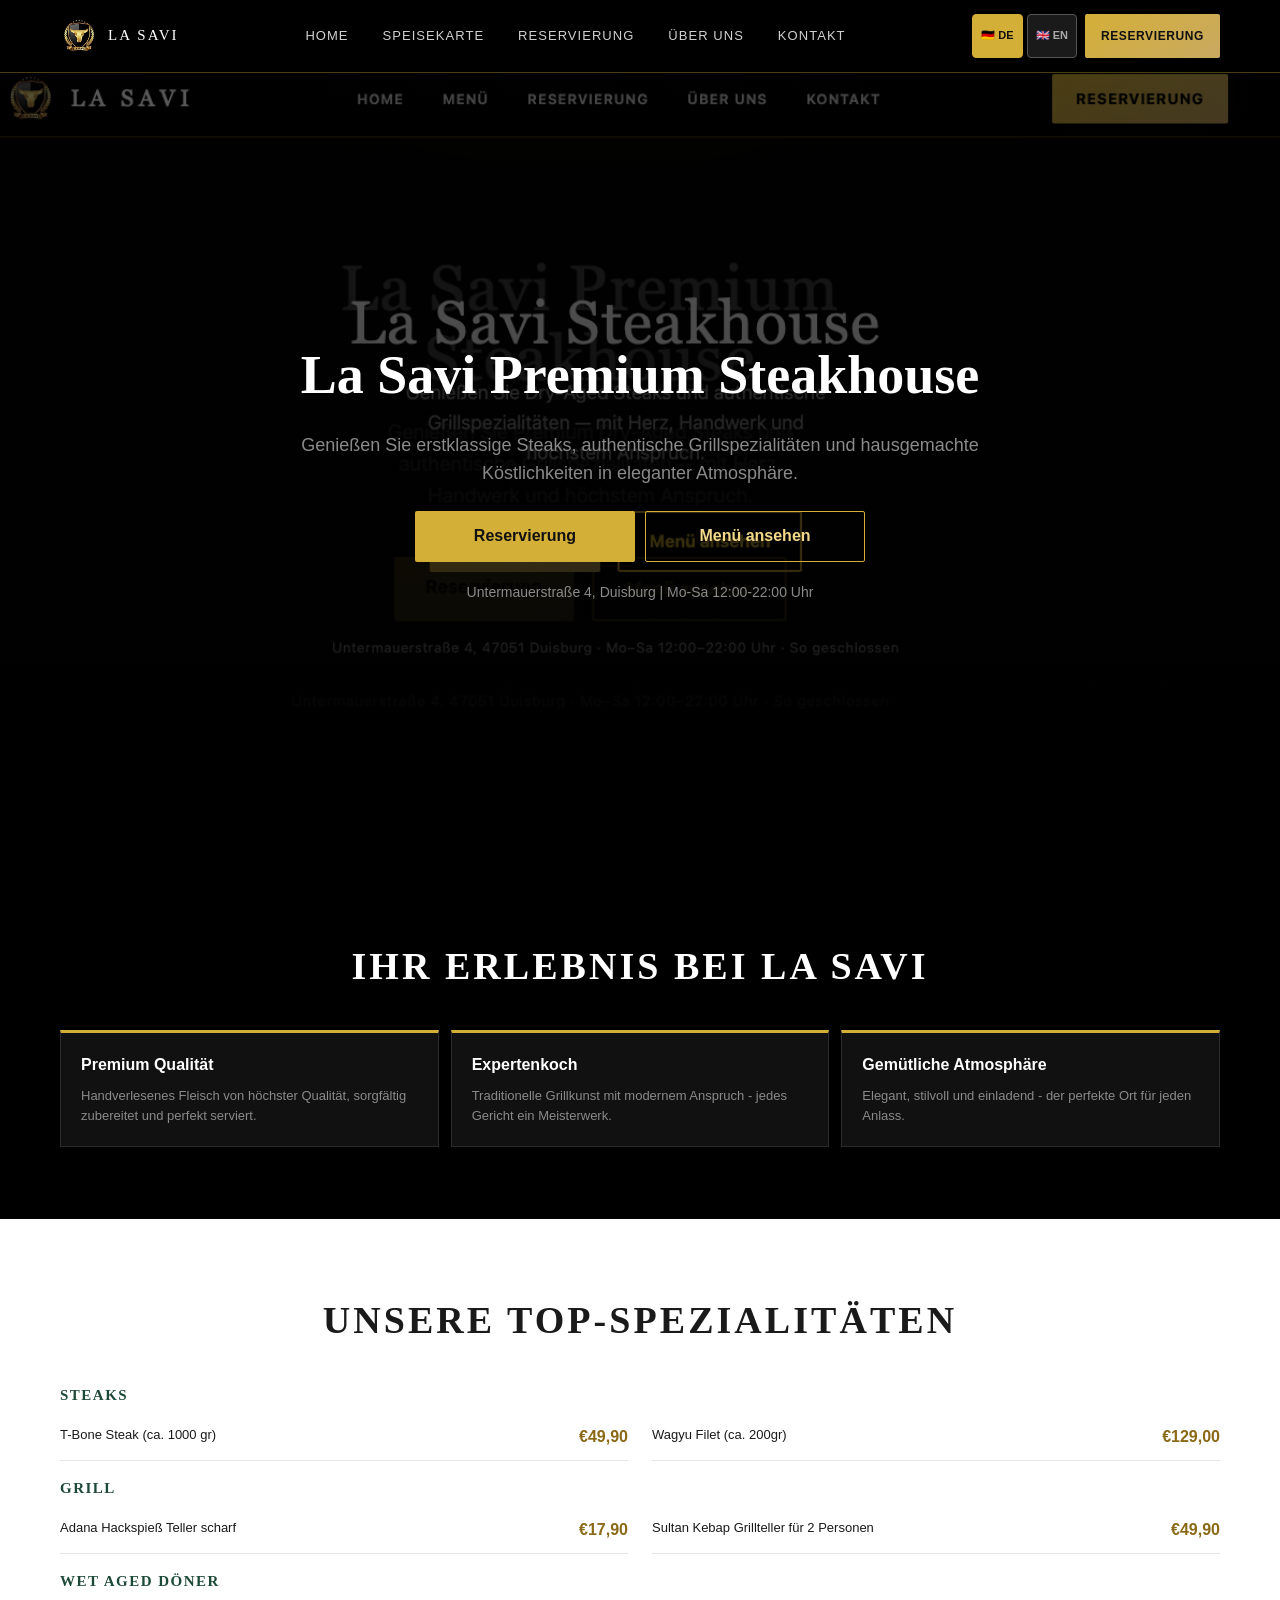
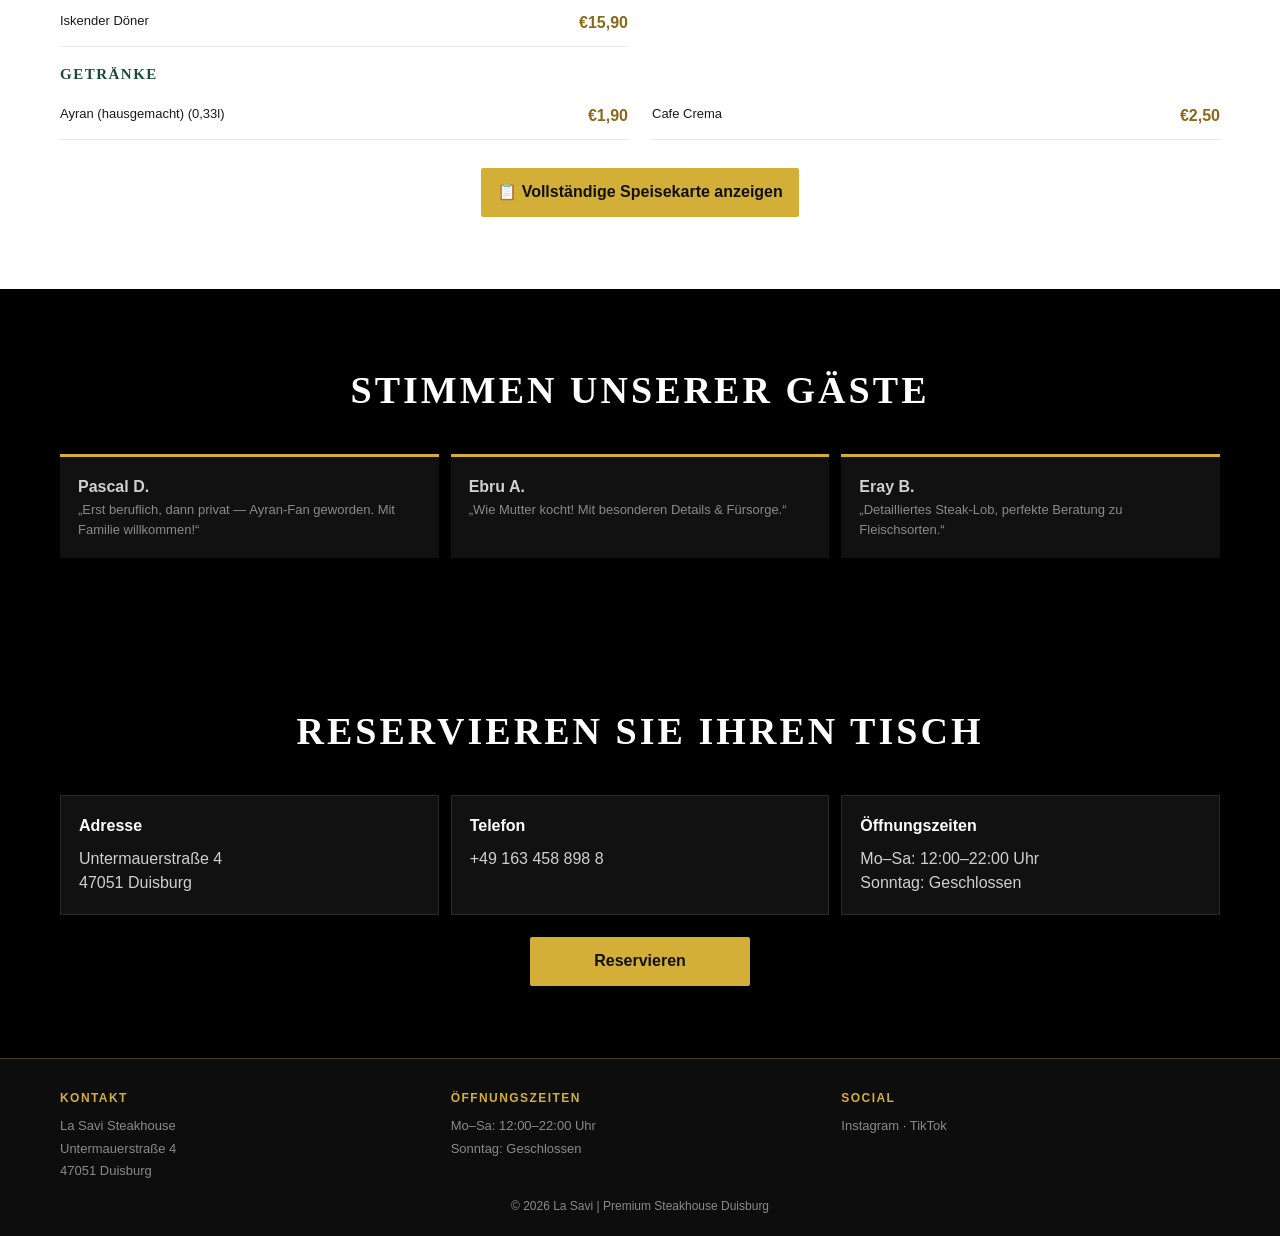
<file: de/index.html>
<!DOCTYPE html>
<html lang="de">
<head>
  <meta charset="UTF-8">
  <meta name="viewport" content="width=device-width, initial-scale=1.0, maximum-scale=5.0, user-scalable=yes">
  <meta name="apple-mobile-web-app-capable" content="yes">
  <meta name="apple-mobile-web-app-status-bar-style" content="black-translucent">
  <meta name="theme-color" content="#000000">
  <title>La Savi | Startseite</title>
  <meta name="description" content="La Savi Steakhouse Duisburg. Premium Steaks, Grillspezialitäten und hausgemachte Köstlichkeiten.">
  <link rel="icon" href="../logo-la-savi.webp" type="image/webp">
  <style>
    :root{--bg:#000;--panel:#111;--gold:#d4af37;--txt:#d0d0d0;--muted:#8a8a8a;--serif:Georgia,"Times New Roman",Times,serif;--sans:-apple-system,BlinkMacSystemFont,"Segoe UI",Helvetica,Arial,sans-serif;--header:72px}
    *{box-sizing:border-box;margin:0;padding:0}
    html,body{overflow-x:hidden}
    body{font-family:var(--sans);background:var(--bg);color:var(--txt);font-size:14px;line-height:1.55}
    img,svg,video{max-width:100%;height:auto}
    a{text-decoration:none;color:inherit}
    .container{width:min(1160px,calc(100% - 24px));margin:0 auto}
    header{position:sticky;top:0;z-index:50;background:rgba(0,0,0,.95);border-bottom:1px solid rgba(212,175,55,.35)}
    .h{min-height:var(--header);display:flex;align-items:center;justify-content:space-between;gap:10px;position:relative}
    .brand{display:flex;align-items:center;gap:10px}.brand img{width:38px;height:38px}.brand span{font-family:var(--serif);letter-spacing:.14em;text-transform:uppercase;color:#fff;font-size:15px}
    nav{display:none;position:absolute;left:0;right:0;top:calc(100% + 1px);background:#090909;border:1px solid rgba(212,175,55,.25);border-radius:0 0 8px 8px;padding:8px}
    nav a{display:block;padding:11px 12px;font-size:13px;text-transform:uppercase;letter-spacing:.08em;border-radius:6px;min-height:44px}
    nav a:hover{color:var(--gold);background:rgba(212,175,55,.08)}
    .h.is-open nav{display:block}
    .menu-toggle{width:44px;height:44px;border:1px solid rgba(212,175,55,.5);background:transparent;border-radius:6px;display:inline-flex;flex-direction:column;justify-content:center;align-items:center;gap:5px;cursor:pointer}
    .menu-toggle span{width:20px;height:2px;background:var(--gold);border-radius:2px}
    .switch{display:inline-flex;gap:4px}.switch a{padding:8px 8px;min-height:44px;border:1px solid #555;border-radius:4px;background:#1a1a1a;color:#aaa;font-size:11px;font-weight:700;display:inline-flex;align-items:center}
    .switch a.active{background:var(--gold);color:#111;border-color:var(--gold)}
    .reserve{display:none;background:linear-gradient(145deg,#d4af37,#c9a961);color:#111;font-weight:700;padding:12px 16px;border-radius:2px;text-transform:uppercase;font-size:12px;letter-spacing:.05em;min-height:44px;align-items:center}
    .hero{min-height:78vh;display:flex;align-items:center;text-align:center;background:linear-gradient(180deg,rgba(0,0,0,.65),rgba(0,0,0,.82)),url("../images/home-hero.png") center/cover no-repeat}
    .hero h1{font-family:var(--serif);font-size:32px;color:#fff}
    .hero p{max-width:760px;margin:14px auto 0;color:var(--muted);font-size:13px}
    .cta{margin-top:24px;display:flex;gap:10px;justify-content:center;flex-direction:column}
    .btn{padding:12px 16px;border-radius:2px;font-weight:700;min-height:48px;display:inline-flex;align-items:center;justify-content:center;width:100%}
    .btn.gold{background:var(--gold);color:#111}.btn.out{border:1px solid var(--gold);color:#f3d989}
    section{padding:40px 0}.title{font-family:var(--serif);color:#fff;text-align:center;text-transform:uppercase;letter-spacing:.08em;font-size:24px;margin-bottom:20px}
    .cards,.grid,.testi,.contact,.f{display:grid;grid-template-columns:1fr;gap:12px}
    .card{background:var(--panel);border:1px solid #2b2b2b;border-top:3px solid var(--gold);padding:20px}.card h3{color:#fff;margin-bottom:8px;font-size:16px}.card p{color:var(--muted);font-size:13px}
    .menu-wrap{background:#fff;color:#1a1a1a}.menu-wrap .title{color:#1a1a1a}.cat{margin-top:16px}.cat h3{font-family:var(--serif);color:#1d4a38;letter-spacing:.1em;text-transform:uppercase;margin-bottom:8px;font-size:15px}
    .item{border-bottom:1px solid #e8e8e8;padding:10px 0}.row{display:flex;justify-content:space-between;gap:10px}.row span:first-child{font-size:13px}.price{color:#8a6a17;font-weight:700;white-space:nowrap}
    .quote{background:var(--panel);padding:18px;border-top:3px solid var(--gold)} .quote p{color:var(--muted);font-size:13px}
    .box{background:var(--panel);border:1px solid #2b2b2b;padding:18px}.box h4{color:#fff;margin-bottom:8px}
    footer{border-top:1px solid rgba(212,175,55,.3);background:#0d0d0d;padding:30px 0 20px} footer h5{color:var(--gold);text-transform:uppercase;letter-spacing:.12em;font-size:12px;margin-bottom:8px} footer p,footer a{color:var(--muted);font-size:13px;line-height:1.7}
    .copy{text-align:center;color:var(--muted);font-size:12px;margin-top:14px}
    @media (min-width:481px){body{font-size:15px}.container{width:min(1160px,calc(100% - 36px))}.hero h1{font-size:42px}.hero p{font-size:15px}.cta{flex-direction:row;flex-wrap:wrap}.btn{width:auto;min-width:220px}.cards,.testi,.contact{grid-template-columns:repeat(2,1fr)}.grid{grid-template-columns:repeat(2,1fr);gap:10px 24px}.f{grid-template-columns:1fr}}
    @media (min-width:769px){.container{width:min(1160px,calc(100% - 64px))}.menu-toggle{display:none}nav{display:flex;position:static;background:none;border:0;padding:0;gap:10px}nav a{display:inline-flex;align-items:center;min-height:44px}.h.is-open nav{display:flex}.reserve{display:inline-flex}.hero{min-height:88vh}.hero h1{font-size:54px}.hero p{font-size:18px}.title{font-size:38px;margin-bottom:34px}section{padding:72px 0}.cards,.testi,.contact,.f{grid-template-columns:repeat(3,1fr)}}
    @media (min-width:1025px){body{font-size:16px}}
  </style>
</head>
<body>
  <header><div class="container h">
    <a class="brand" href="./index.html"><img src="../logo-la-savi.webp" alt="La Savi"><span>La Savi</span></a>
    <button class="menu-toggle" type="button" aria-label="Menü öffnen" aria-expanded="false"><span></span><span></span><span></span></button>
    <nav><a href="./index.html">Home</a><a href="./menu.html">Speisekarte</a><a href="#reservierung">Reservierung</a><a href="#ueber">Über uns</a><a href="#kontakt">Kontakt</a></nav>
    <div style="display:flex;align-items:center;gap:8px"><div class="switch"><a class="active" href="/de/">🇩🇪 DE</a><a href="/en/">🇬🇧 EN</a></div><a class="reserve" href="#reservierung">Reservierung</a></div>
  </div></header>

  <section class="hero"><div class="container">
    <h1>La Savi Premium Steakhouse</h1>
    <p>Genießen Sie erstklassige Steaks, authentische Grillspezialitäten und hausgemachte Köstlichkeiten in eleganter Atmosphäre.</p>
    <div class="cta"><a class="btn gold" href="#reservierung">Reservierung</a><a class="btn out" href="./menu.html">Menü ansehen</a></div>
    <p style="font-size:14px;margin-top:20px">Untermauerstraße 4, Duisburg | Mo-Sa 12:00-22:00 Uhr</p>
  </div></section>

  <section id="ueber"><div class="container">
    <h2 class="title">Ihr Erlebnis bei La Savi</h2>
    <div class="cards">
      <article class="card"><h3>Premium Qualität</h3><p>Handverlesenes Fleisch von höchster Qualität, sorgfältig zubereitet und perfekt serviert.</p></article>
      <article class="card"><h3>Expertenkoch</h3><p>Traditionelle Grillkunst mit modernem Anspruch - jedes Gericht ein Meisterwerk.</p></article>
      <article class="card"><h3>Gemütliche Atmosphäre</h3><p>Elegant, stilvoll und einladend - der perfekte Ort für jeden Anlass.</p></article>
    </div>
  </div></section>

  <section class="menu-wrap"><div class="container">
    <h2 class="title">UNSERE TOP-SPEZIALITÄTEN</h2>
    <div class="cat"><h3>Steaks</h3><div class="grid">
      <div class="item"><div class="row"><span>T-Bone Steak (ca. 1000 gr)</span><span class="price">€49,90</span></div></div>
      <div class="item"><div class="row"><span>Wagyu Filet (ca. 200gr)</span><span class="price">€129,00</span></div></div>
    </div></div>
    <div class="cat"><h3>Grill</h3><div class="grid">
      <div class="item"><div class="row"><span>Adana Hackspieß Teller scharf</span><span class="price">€17,90</span></div></div>
      <div class="item"><div class="row"><span>Sultan Kebap Grillteller für 2 Personen</span><span class="price">€49,90</span></div></div>
    </div></div>
    <div class="cat"><h3>Wet Aged Döner</h3><div class="grid">
      <div class="item"><div class="row"><span>Iskender Döner</span><span class="price">€15,90</span></div></div>
    </div></div>
    <div class="cat"><h3>Getränke</h3><div class="grid">
      <div class="item"><div class="row"><span>Ayran (hausgemacht) (0,33l)</span><span class="price">€1,90</span></div></div>
      <div class="item"><div class="row"><span>Cafe Crema</span><span class="price">€2,50</span></div></div>
    </div></div>
    <p style="text-align:center;margin-top:28px"><a class="btn gold" href="./menu.html">📋 Vollständige Speisekarte anzeigen</a></p>
  </div></section>

  <section><div class="container"><h2 class="title">Stimmen unserer Gäste</h2><div class="testi">
    <article class="quote"><strong>Pascal D.</strong><p>„Erst beruflich, dann privat — Ayran-Fan geworden. Mit Familie willkommen!“</p></article>
    <article class="quote"><strong>Ebru A.</strong><p>„Wie Mutter kocht! Mit besonderen Details & Fürsorge.“</p></article>
    <article class="quote"><strong>Eray B.</strong><p>„Detailliertes Steak-Lob, perfekte Beratung zu Fleischsorten.“</p></article>
  </div></div></section>

  <section id="reservierung"><div class="container">
    <h2 class="title">Reservieren Sie Ihren Tisch</h2>
    <div class="contact">
      <div class="box"><h4>Adresse</h4><p>Untermauerstraße 4<br>47051 Duisburg</p></div>
      <div class="box"><h4>Telefon</h4><p><a href="tel:+491634588988">+49 163 458 898 8</a></p></div>
      <div class="box"><h4>Öffnungszeiten</h4><p>Mo–Sa: 12:00–22:00 Uhr<br>Sonntag: Geschlossen</p></div>
    </div>
    <p style="text-align:center;margin-top:22px"><a class="btn gold" href="tel:+491634588988">Reservieren</a></p>
  </div></section>

  <footer id="kontakt"><div class="container">
    <div class="f">
      <div><h5>Kontakt</h5><p>La Savi Steakhouse<br>Untermauerstraße 4<br>47051 Duisburg</p></div>
      <div><h5>Öffnungszeiten</h5><p>Mo–Sa: 12:00–22:00 Uhr<br>Sonntag: Geschlossen</p></div>
      <div><h5>Social</h5><p><a href="https://www.instagram.com/lasavi_restaurant/" target="_blank" rel="noopener noreferrer">Instagram</a> · <a href="https://www.tiktok.com/@lasavirestaurant?is_from_webapp=1&sender_device=pc" target="_blank" rel="noopener noreferrer">TikTok</a></p></div>
    </div>
    <p class="copy">© 2026 La Savi | Premium Steakhouse Duisburg</p>
  </div></footer>
  <script>
    (function () {
      var wrap = document.querySelector(".h");
      var btn = document.querySelector(".menu-toggle");
      if (!wrap || !btn) return;
      btn.addEventListener("click", function () {
        var open = wrap.classList.toggle("is-open");
        btn.setAttribute("aria-expanded", open ? "true" : "false");
      });
      document.addEventListener("click", function (e) {
        if (!wrap.contains(e.target)) {
          wrap.classList.remove("is-open");
          btn.setAttribute("aria-expanded", "false");
        }
      });
    })();
  </script>
</body>
</html>
</file>
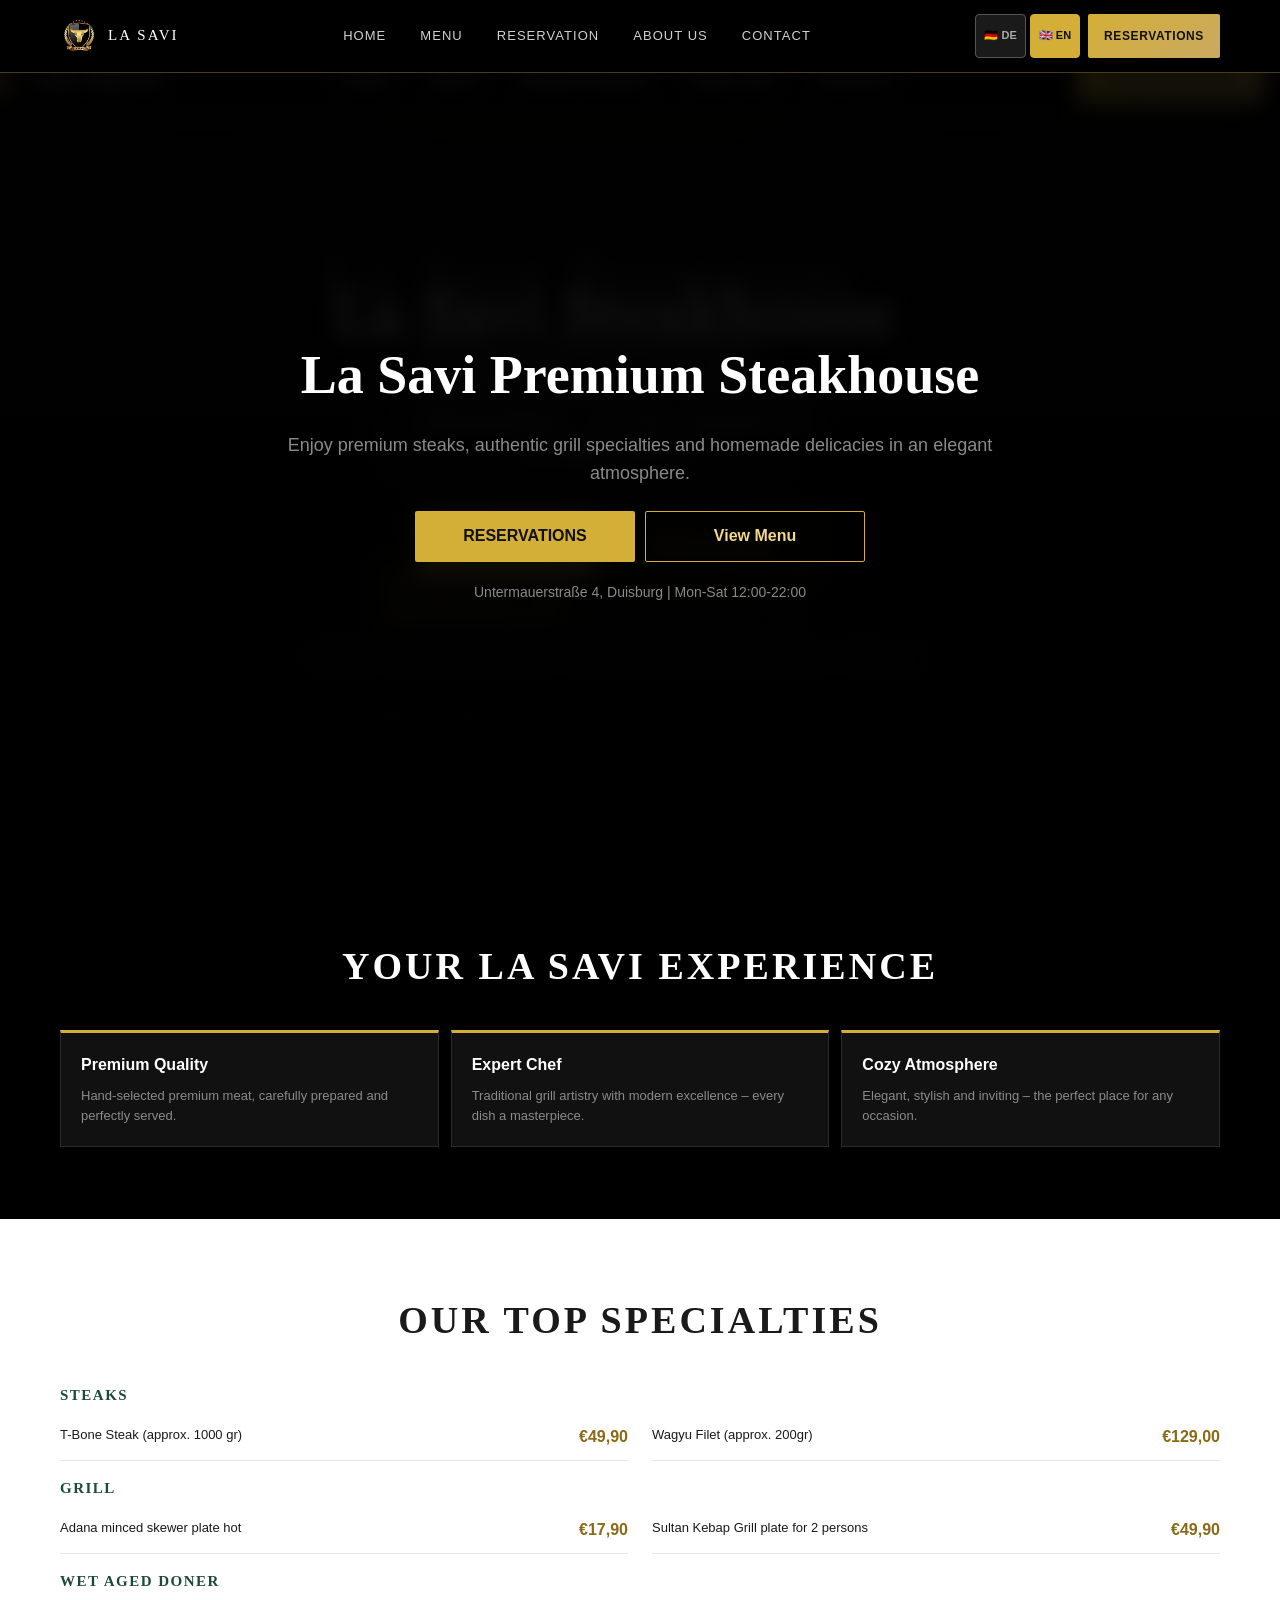
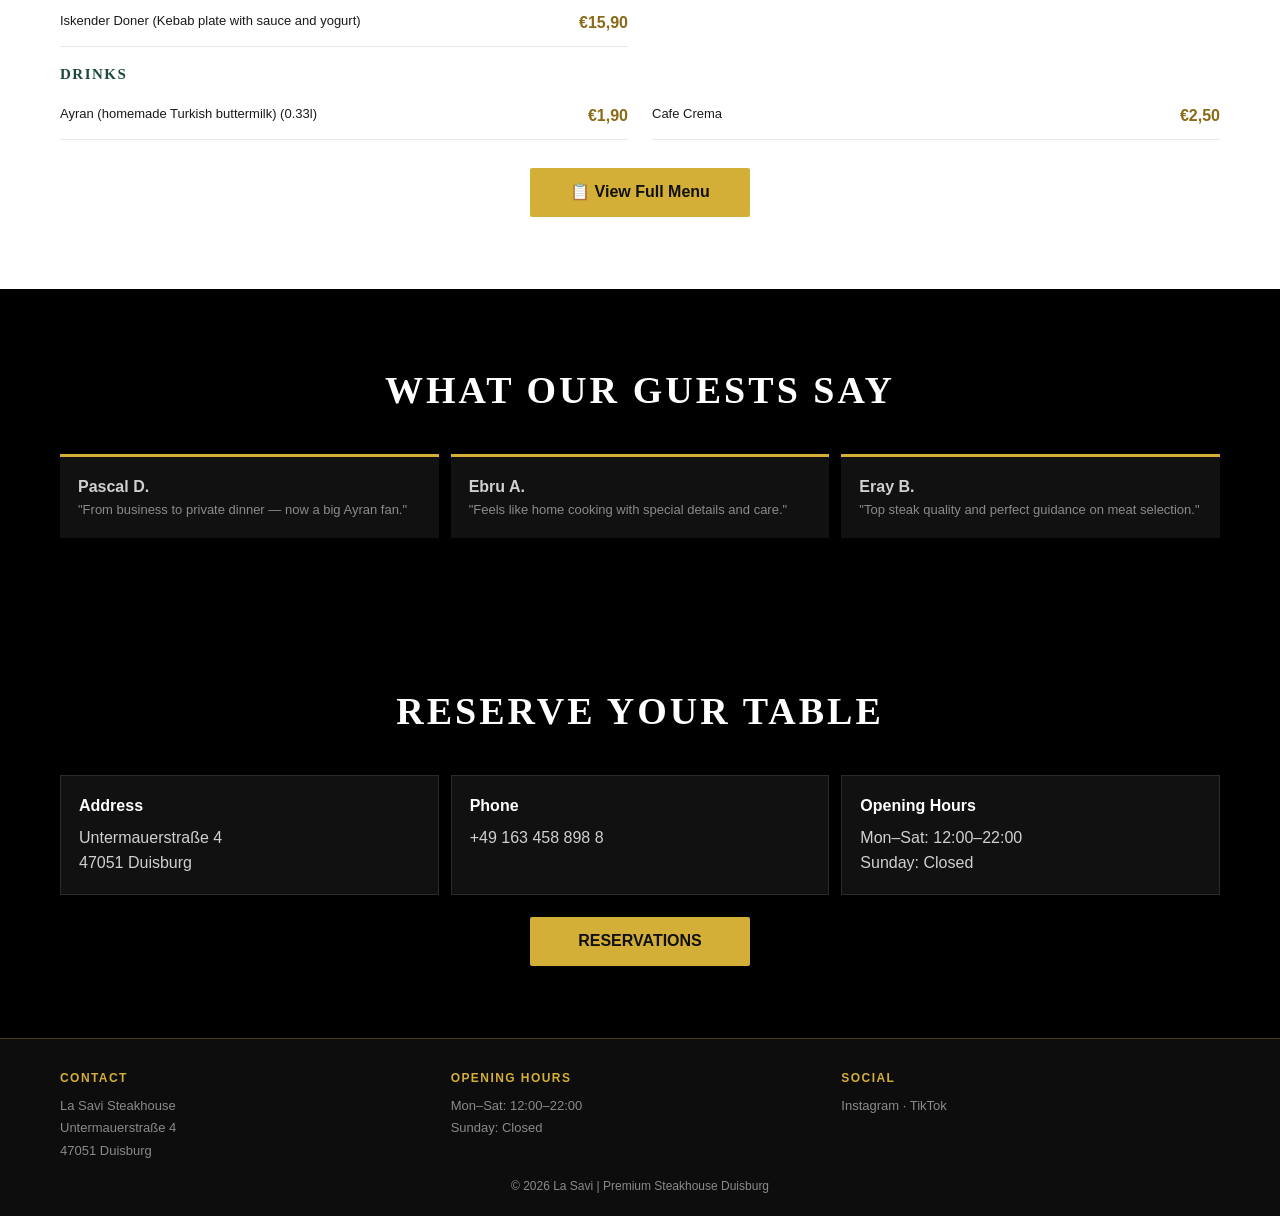
<file: en/index.html>
<!DOCTYPE html>
<html lang="en">
<head>
  <meta charset="UTF-8">
  <meta name="viewport" content="width=device-width, initial-scale=1.0, maximum-scale=5.0, user-scalable=yes">
  <meta name="apple-mobile-web-app-capable" content="yes">
  <meta name="apple-mobile-web-app-status-bar-style" content="black-translucent">
  <meta name="theme-color" content="#000000">
  <title>La Savi | Homepage</title>
  <meta name="description" content="La Savi Premium Steakhouse Duisburg. Premium steaks, grill specialties and homemade delicacies.">
  <link rel="icon" href="../logo-la-savi.webp" type="image/webp">
  <style>
    :root{--bg:#000;--panel:#111;--gold:#d4af37;--txt:#d0d0d0;--muted:#8a8a8a;--serif:Georgia,"Times New Roman",Times,serif;--sans:-apple-system,BlinkMacSystemFont,"Segoe UI",Helvetica,Arial,sans-serif;--header:72px}
    *{box-sizing:border-box;margin:0;padding:0}
    html,body{overflow-x:hidden}
    body{font-family:var(--sans);background:var(--bg);color:var(--txt);font-size:14px;line-height:1.55}
    img,svg,video{max-width:100%;height:auto}
    a{text-decoration:none;color:inherit}
    .container{width:min(1160px,calc(100% - 24px));margin:0 auto}
    header{position:sticky;top:0;z-index:50;background:rgba(0,0,0,.95);border-bottom:1px solid rgba(212,175,55,.35)}
    .h{min-height:var(--header);display:flex;align-items:center;justify-content:space-between;gap:10px;position:relative}
    .brand{display:flex;align-items:center;gap:10px}.brand img{width:38px;height:38px}.brand span{font-family:var(--serif);letter-spacing:.14em;text-transform:uppercase;color:#fff;font-size:15px}
    nav{display:none;position:absolute;left:0;right:0;top:calc(100% + 1px);background:#090909;border:1px solid rgba(212,175,55,.25);border-radius:0 0 8px 8px;padding:8px}
    nav a{display:block;padding:11px 12px;font-size:13px;text-transform:uppercase;letter-spacing:.08em;border-radius:6px;min-height:44px}
    nav a:hover{color:var(--gold);background:rgba(212,175,55,.08)}
    .h.is-open nav{display:block}
    .menu-toggle{width:44px;height:44px;border:1px solid rgba(212,175,55,.5);background:transparent;border-radius:6px;display:inline-flex;flex-direction:column;justify-content:center;align-items:center;gap:5px;cursor:pointer}
    .menu-toggle span{width:20px;height:2px;background:var(--gold);border-radius:2px}
    .switch{display:inline-flex;gap:4px}.switch a{padding:8px 8px;min-height:44px;border:1px solid #555;border-radius:4px;background:#1a1a1a;color:#aaa;font-size:11px;font-weight:700;display:inline-flex;align-items:center}
    .switch a.active{background:var(--gold);color:#111;border-color:var(--gold)}
    .reserve{display:none;background:linear-gradient(145deg,#d4af37,#c9a961);color:#111;font-weight:700;padding:12px 16px;border-radius:2px;text-transform:uppercase;font-size:12px;letter-spacing:.05em;min-height:44px;align-items:center}
    .hero{min-height:78vh;display:flex;align-items:center;text-align:center;position:relative;overflow:hidden}
    .hero::before{content:"";position:absolute;inset:0;background:url("../images/home-hero.png") center/cover no-repeat;transform:scale(1.06);filter:blur(10px) brightness(.32)}
    .hero::after{content:"";position:absolute;inset:0;background:linear-gradient(180deg,rgba(0,0,0,.64),rgba(0,0,0,.86))}
    .hero .container{position:relative;z-index:1}
    .hero h1{font-family:var(--serif);font-size:32px;color:#fff}
    .hero p{max-width:760px;margin:14px auto 0;color:var(--muted);font-size:13px}
    .cta{margin-top:24px;display:flex;gap:10px;justify-content:center;flex-direction:column}
    .btn{padding:12px 16px;border-radius:2px;font-weight:700;min-height:48px;display:inline-flex;align-items:center;justify-content:center;width:100%}
    .btn.gold{background:var(--gold);color:#111}.btn.out{border:1px solid var(--gold);color:#f3d989}
    section{padding:40px 0}.title{font-family:var(--serif);color:#fff;text-align:center;text-transform:uppercase;letter-spacing:.08em;font-size:24px;margin-bottom:20px}
    .cards,.grid,.testi,.contact,.f{display:grid;grid-template-columns:1fr;gap:12px}
    .card{background:var(--panel);border:1px solid #2b2b2b;border-top:3px solid var(--gold);padding:20px}.card h3{color:#fff;margin-bottom:8px;font-size:16px}.card p{color:var(--muted);font-size:13px}
    .menu-wrap{background:#fff;color:#1a1a1a}.menu-wrap .title{color:#1a1a1a}.cat{margin-top:16px}.cat h3{font-family:var(--serif);color:#1d4a38;letter-spacing:.1em;text-transform:uppercase;margin-bottom:8px;font-size:15px}
    .item{border-bottom:1px solid #e8e8e8;padding:10px 0}.row{display:flex;justify-content:space-between;gap:10px}.row span:first-child{font-size:13px}.price{color:#8a6a17;font-weight:700;white-space:nowrap}
    .quote{background:var(--panel);padding:18px;border-top:3px solid var(--gold)} .quote p{color:var(--muted);font-size:13px}
    .box{background:var(--panel);border:1px solid #2b2b2b;padding:18px}.box h4{color:#fff;margin-bottom:8px}
    footer{border-top:1px solid rgba(212,175,55,.3);background:#0d0d0d;padding:30px 0 20px} footer h5{color:var(--gold);text-transform:uppercase;letter-spacing:.12em;font-size:12px;margin-bottom:8px} footer p,footer a{color:var(--muted);font-size:13px;line-height:1.7}
    .copy{text-align:center;color:var(--muted);font-size:12px;margin-top:14px}
    @media (min-width:481px){body{font-size:15px}.container{width:min(1160px,calc(100% - 36px))}.hero h1{font-size:42px}.hero p{font-size:15px}.cta{flex-direction:row;flex-wrap:wrap}.btn{width:auto;min-width:220px}.cards,.testi,.contact{grid-template-columns:repeat(2,1fr)}.grid{grid-template-columns:repeat(2,1fr);gap:10px 24px}.f{grid-template-columns:1fr}}
    @media (min-width:769px){.container{width:min(1160px,calc(100% - 64px))}.menu-toggle{display:none}nav{display:flex;position:static;background:none;border:0;padding:0;gap:10px}nav a{display:inline-flex;align-items:center;min-height:44px}.h.is-open nav{display:flex}.reserve{display:inline-flex}.hero{min-height:88vh}.hero h1{font-size:54px}.hero p{font-size:18px}.title{font-size:38px;margin-bottom:34px}section{padding:72px 0}.cards,.testi,.contact,.f{grid-template-columns:repeat(3,1fr)}}
    @media (min-width:1025px){body{font-size:16px}}
  </style>
</head>
<body>
  <header><div class="container h">
    <a class="brand" href="./index.html"><img src="../logo-la-savi.webp" alt="La Savi"><span>La Savi</span></a>
    <button class="menu-toggle" type="button" aria-label="Open menu" aria-expanded="false"><span></span><span></span><span></span></button>
    <nav><a href="./index.html">Home</a><a href="./menu.html">Menu</a><a href="#reservation">Reservation</a><a href="#about">About Us</a><a href="#contact">Contact</a></nav>
    <div style="display:flex;align-items:center;gap:8px"><div class="switch"><a href="/de/">🇩🇪 DE</a><a class="active" href="/en/">🇬🇧 EN</a></div><a class="reserve" href="#reservation">RESERVATIONS</a></div>
  </div></header>

  <section class="hero"><div class="container">
    <h1>La Savi Premium Steakhouse</h1>
    <p>Enjoy premium steaks, authentic grill specialties and homemade delicacies in an elegant atmosphere.</p>
    <div class="cta"><a class="btn gold" href="#reservation">RESERVATIONS</a><a class="btn out" href="./menu.html">View Menu</a></div>
    <p style="font-size:14px;margin-top:20px">Untermauerstraße 4, Duisburg | Mon-Sat 12:00-22:00</p>
  </div></section>

  <section id="about"><div class="container">
    <h2 class="title">Your La Savi Experience</h2>
    <div class="cards">
      <article class="card"><h3>Premium Quality</h3><p>Hand-selected premium meat, carefully prepared and perfectly served.</p></article>
      <article class="card"><h3>Expert Chef</h3><p>Traditional grill artistry with modern excellence – every dish a masterpiece.</p></article>
      <article class="card"><h3>Cozy Atmosphere</h3><p>Elegant, stylish and inviting – the perfect place for any occasion.</p></article>
    </div>
  </div></section>

  <section class="menu-wrap"><div class="container">
    <h2 class="title">OUR TOP SPECIALTIES</h2>
    <div class="cat"><h3>Steaks</h3><div class="grid">
      <div class="item"><div class="row"><span>T-Bone Steak (approx. 1000 gr)</span><span class="price">€49,90</span></div></div>
      <div class="item"><div class="row"><span>Wagyu Filet (approx. 200gr)</span><span class="price">€129,00</span></div></div>
    </div></div>
    <div class="cat"><h3>Grill</h3><div class="grid">
      <div class="item"><div class="row"><span>Adana minced skewer plate hot</span><span class="price">€17,90</span></div></div>
      <div class="item"><div class="row"><span>Sultan Kebap Grill plate for 2 persons</span><span class="price">€49,90</span></div></div>
    </div></div>
    <div class="cat"><h3>Wet Aged Doner</h3><div class="grid">
      <div class="item"><div class="row"><span>Iskender Doner (Kebab plate with sauce and yogurt)</span><span class="price">€15,90</span></div></div>
    </div></div>
    <div class="cat"><h3>Drinks</h3><div class="grid">
      <div class="item"><div class="row"><span>Ayran (homemade Turkish buttermilk) (0.33l)</span><span class="price">€1,90</span></div></div>
      <div class="item"><div class="row"><span>Cafe Crema</span><span class="price">€2,50</span></div></div>
    </div></div>
    <p style="text-align:center;margin-top:28px"><a class="btn gold" href="./menu.html">📋 View Full Menu</a></p>
  </div></section>

  <section><div class="container"><h2 class="title">What Our Guests Say</h2><div class="testi">
    <article class="quote"><strong>Pascal D.</strong><p>"From business to private dinner — now a big Ayran fan."</p></article>
    <article class="quote"><strong>Ebru A.</strong><p>"Feels like home cooking with special details and care."</p></article>
    <article class="quote"><strong>Eray B.</strong><p>"Top steak quality and perfect guidance on meat selection."</p></article>
  </div></div></section>

  <section id="reservation"><div class="container">
    <h2 class="title">Reserve Your Table</h2>
    <div class="contact">
      <div class="box"><h4>Address</h4><p>Untermauerstraße 4<br>47051 Duisburg</p></div>
      <div class="box"><h4>Phone</h4><p><a href="tel:+491634588988">+49 163 458 898 8</a></p></div>
      <div class="box"><h4>Opening Hours</h4><p>Mon–Sat: 12:00–22:00<br>Sunday: Closed</p></div>
    </div>
    <p style="text-align:center;margin-top:22px"><a class="btn gold" href="tel:+491634588988">RESERVATIONS</a></p>
  </div></section>

  <footer id="contact"><div class="container">
    <div class="f">
      <div><h5>Contact</h5><p>La Savi Steakhouse<br>Untermauerstraße 4<br>47051 Duisburg</p></div>
      <div><h5>Opening Hours</h5><p>Mon–Sat: 12:00–22:00<br>Sunday: Closed</p></div>
      <div><h5>Social</h5><p><a href="https://www.instagram.com/lasavi_restaurant/" target="_blank" rel="noopener noreferrer">Instagram</a> · <a href="https://www.tiktok.com/@lasavirestaurant?is_from_webapp=1&sender_device=pc" target="_blank" rel="noopener noreferrer">TikTok</a></p></div>
    </div>
    <p class="copy">© 2026 La Savi | Premium Steakhouse Duisburg</p>
  </div></footer>
  <script>
    (function () {
      var wrap = document.querySelector(".h");
      var btn = document.querySelector(".menu-toggle");
      if (!wrap || !btn) return;
      btn.addEventListener("click", function () {
        var open = wrap.classList.toggle("is-open");
        btn.setAttribute("aria-expanded", open ? "true" : "false");
      });
      document.addEventListener("click", function (e) {
        if (!wrap.contains(e.target)) {
          wrap.classList.remove("is-open");
          btn.setAttribute("aria-expanded", "false");
        }
      });
    })();
  </script>
</body>
</html>
</file>
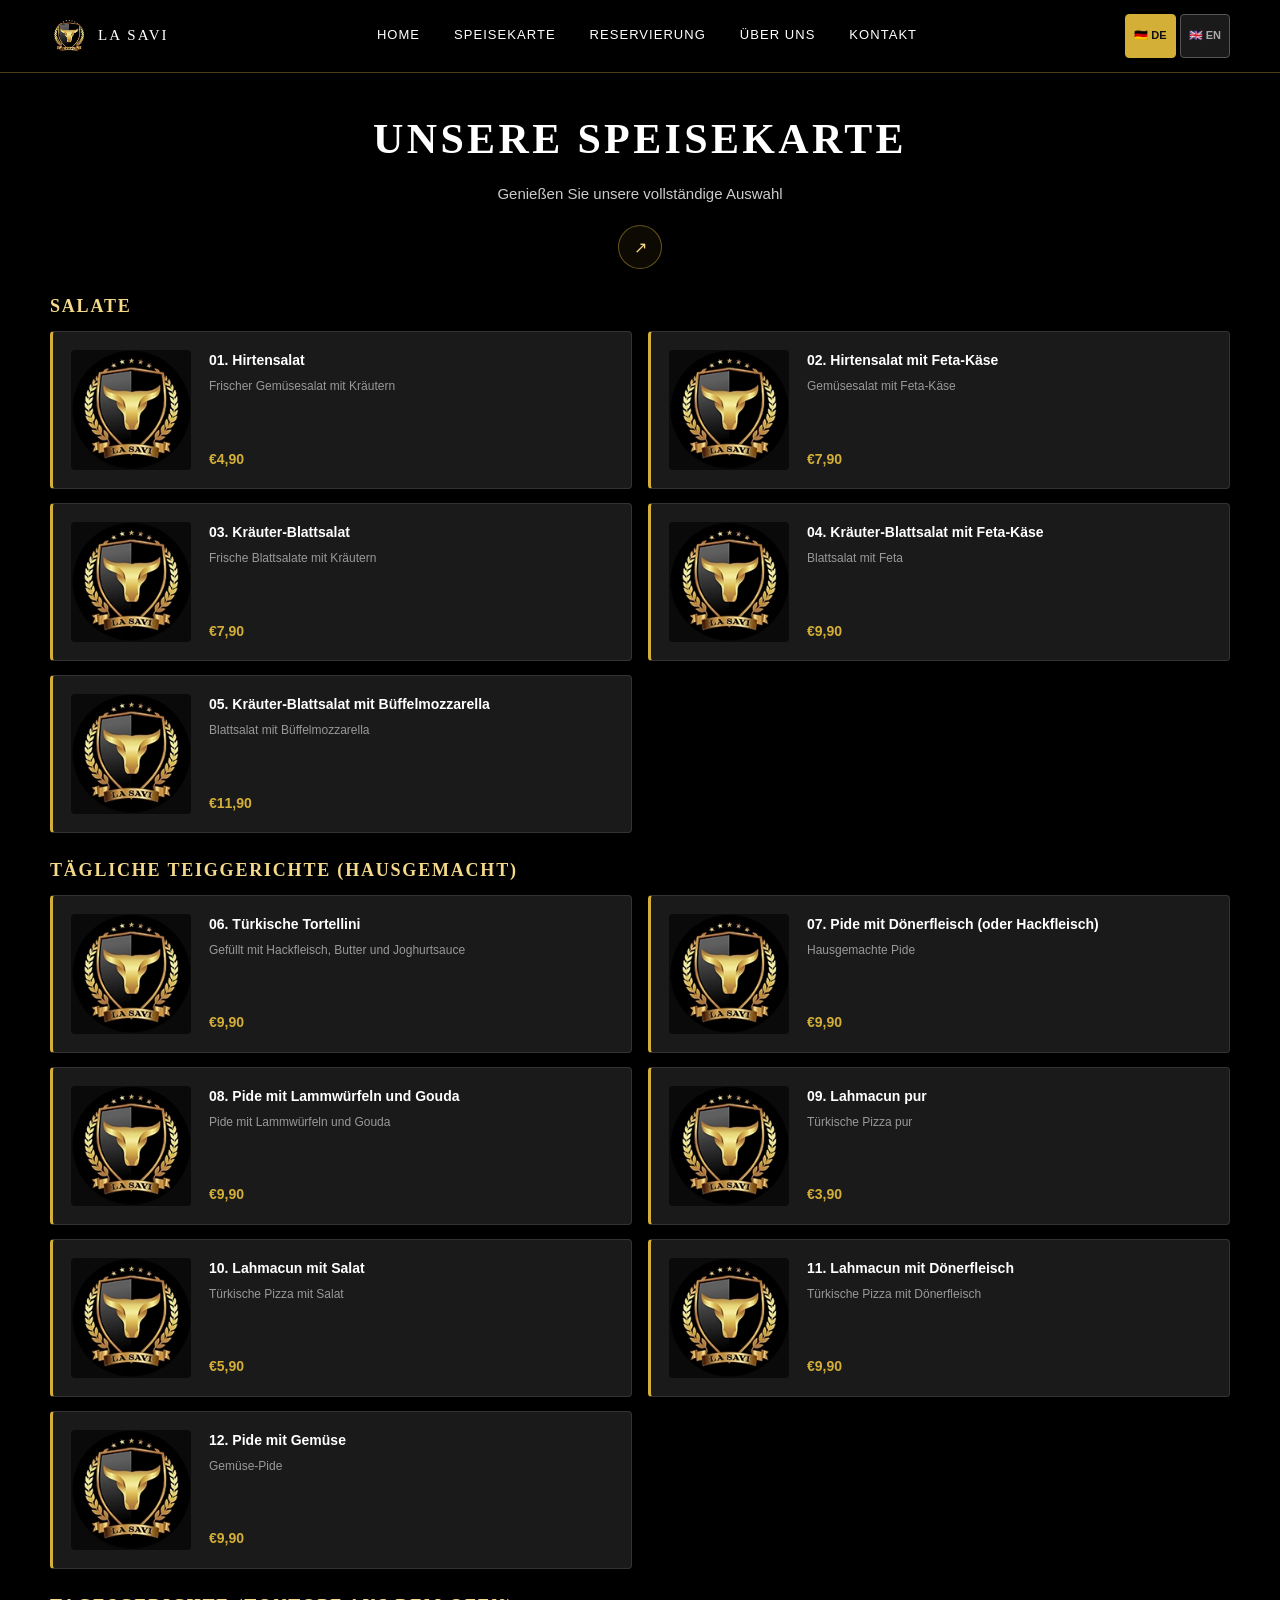
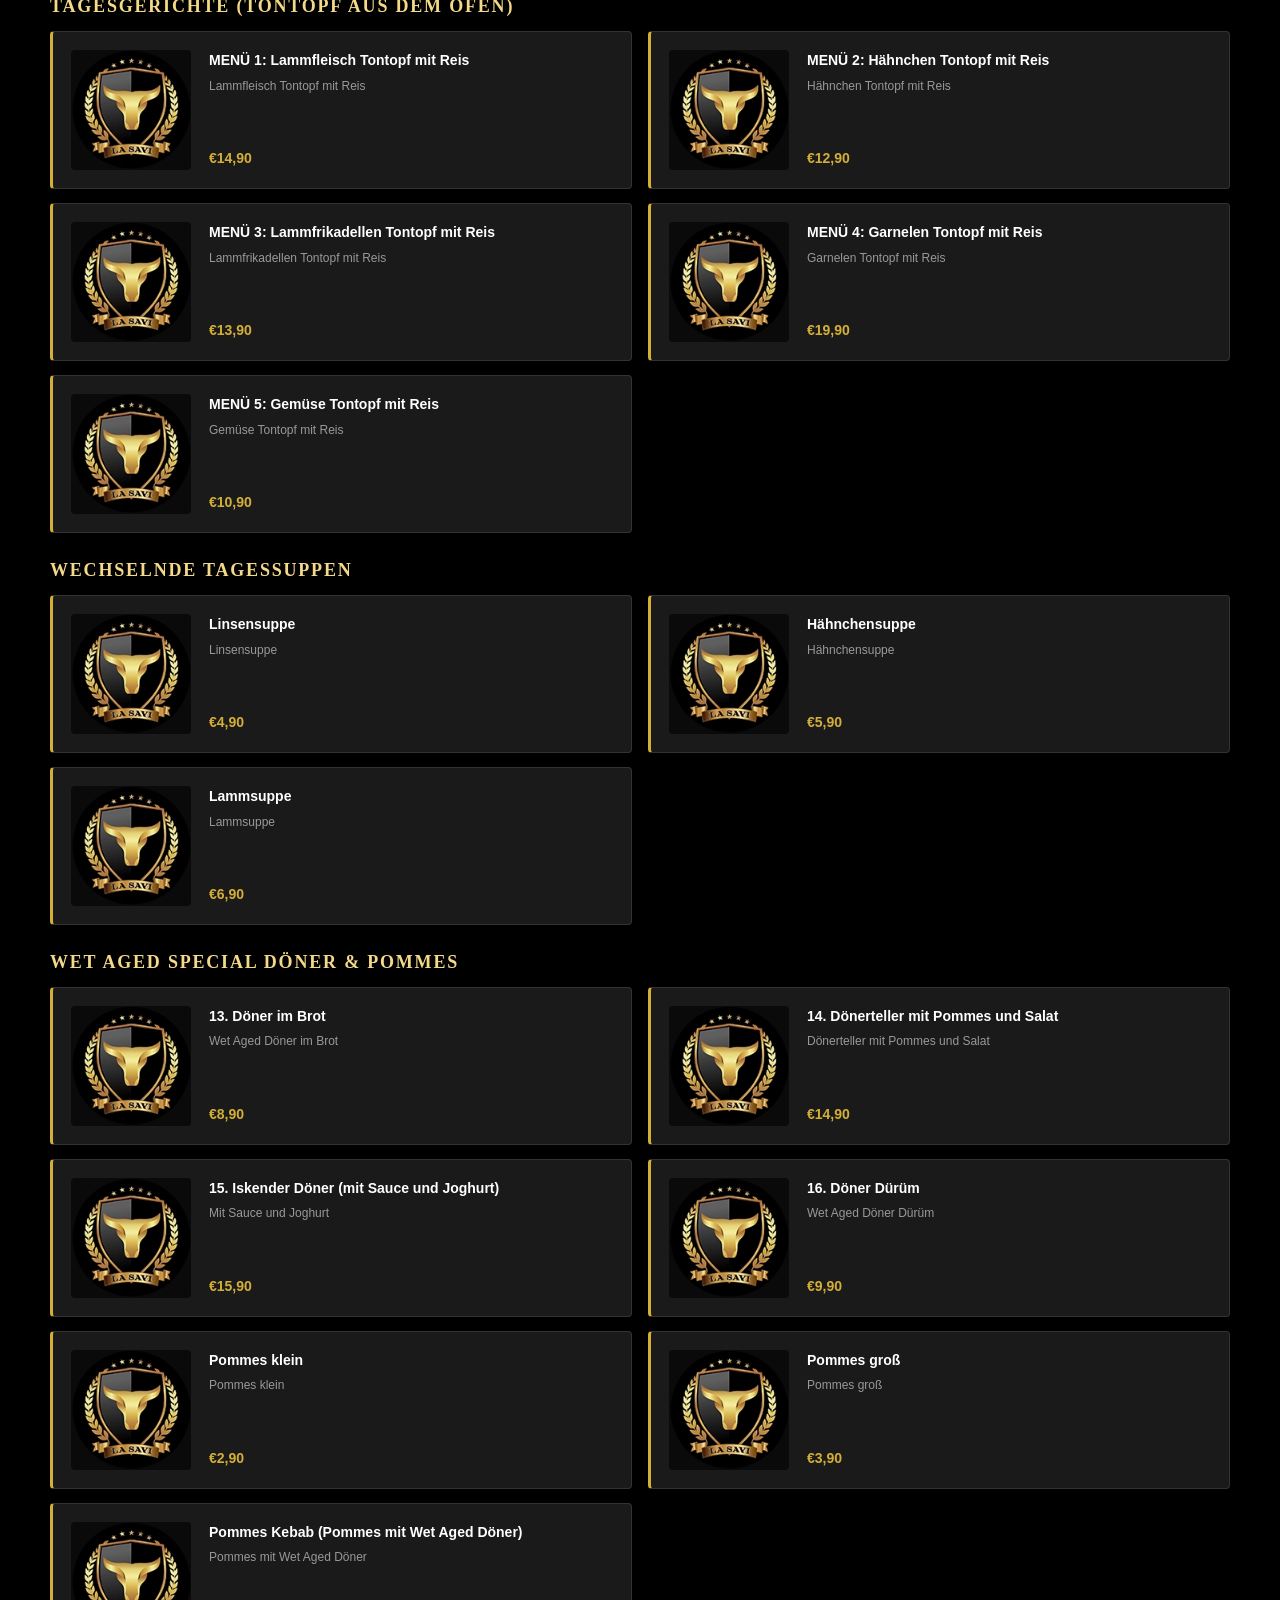
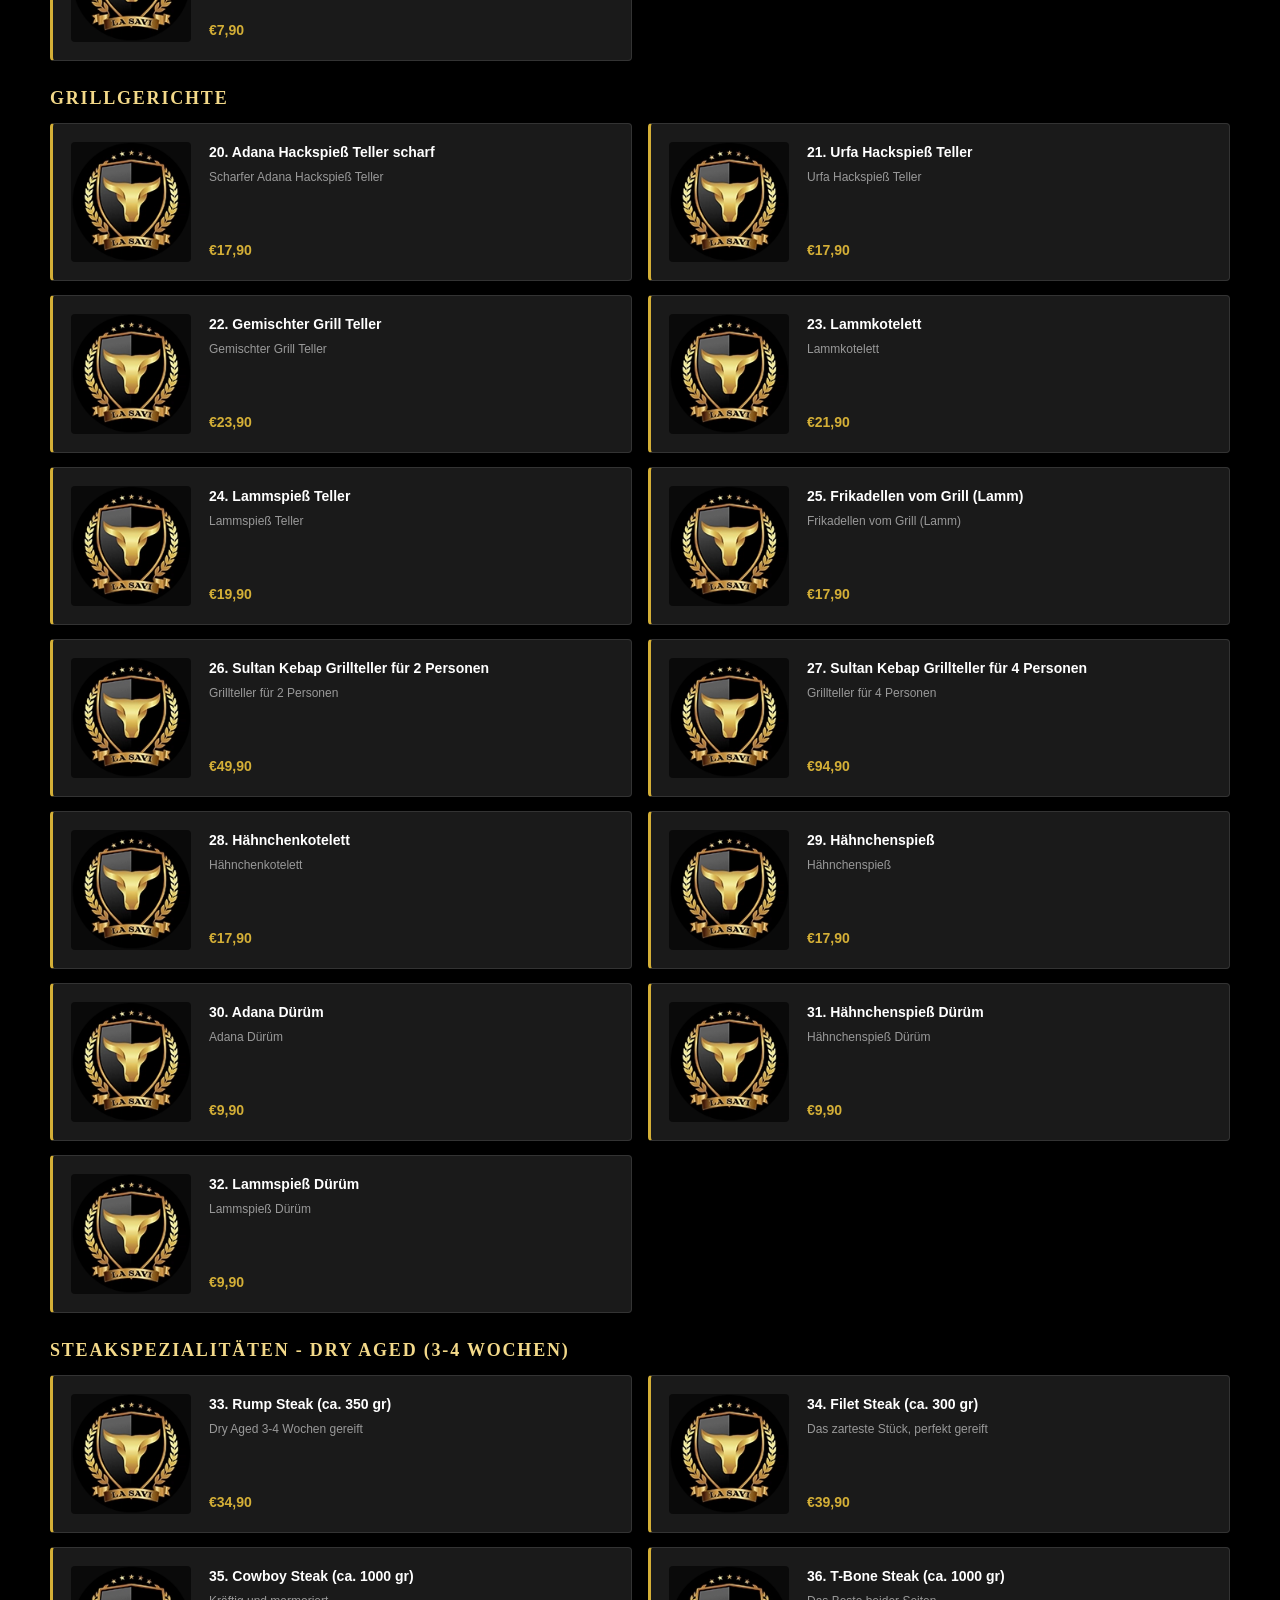
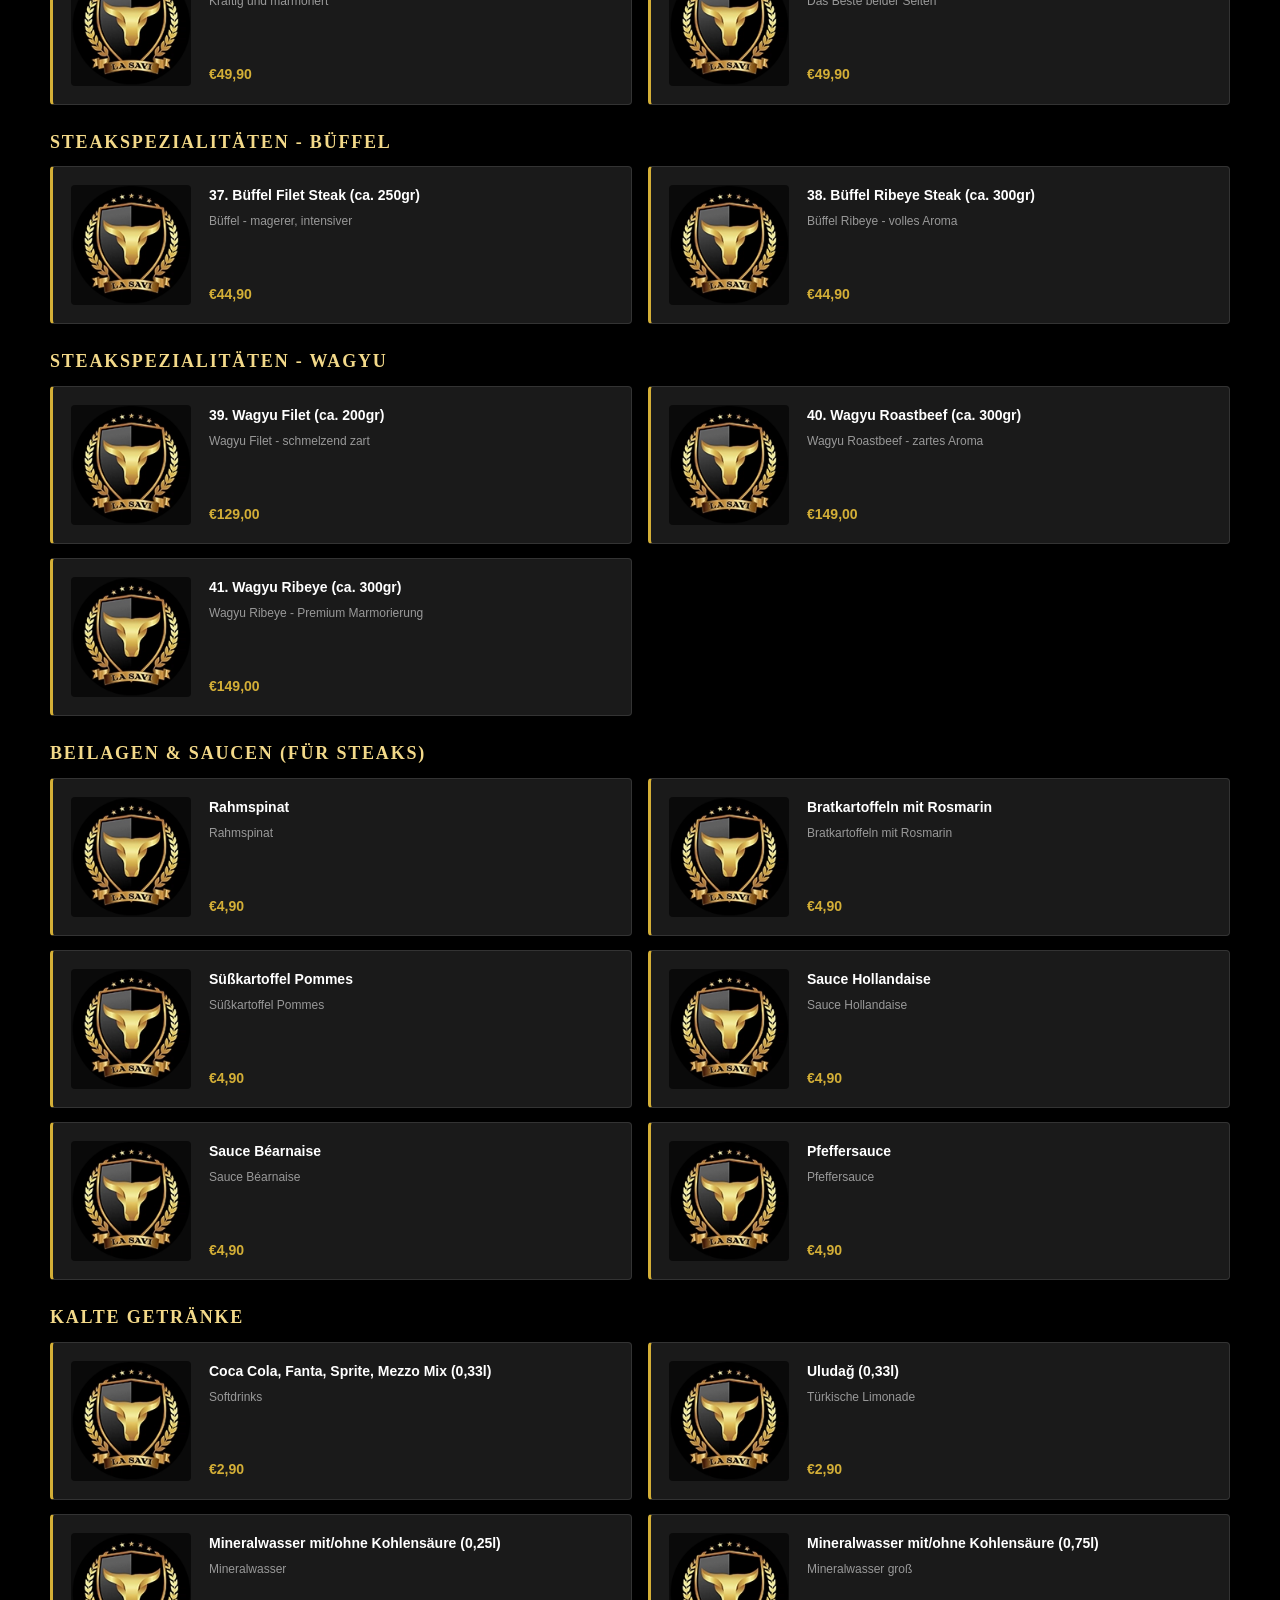
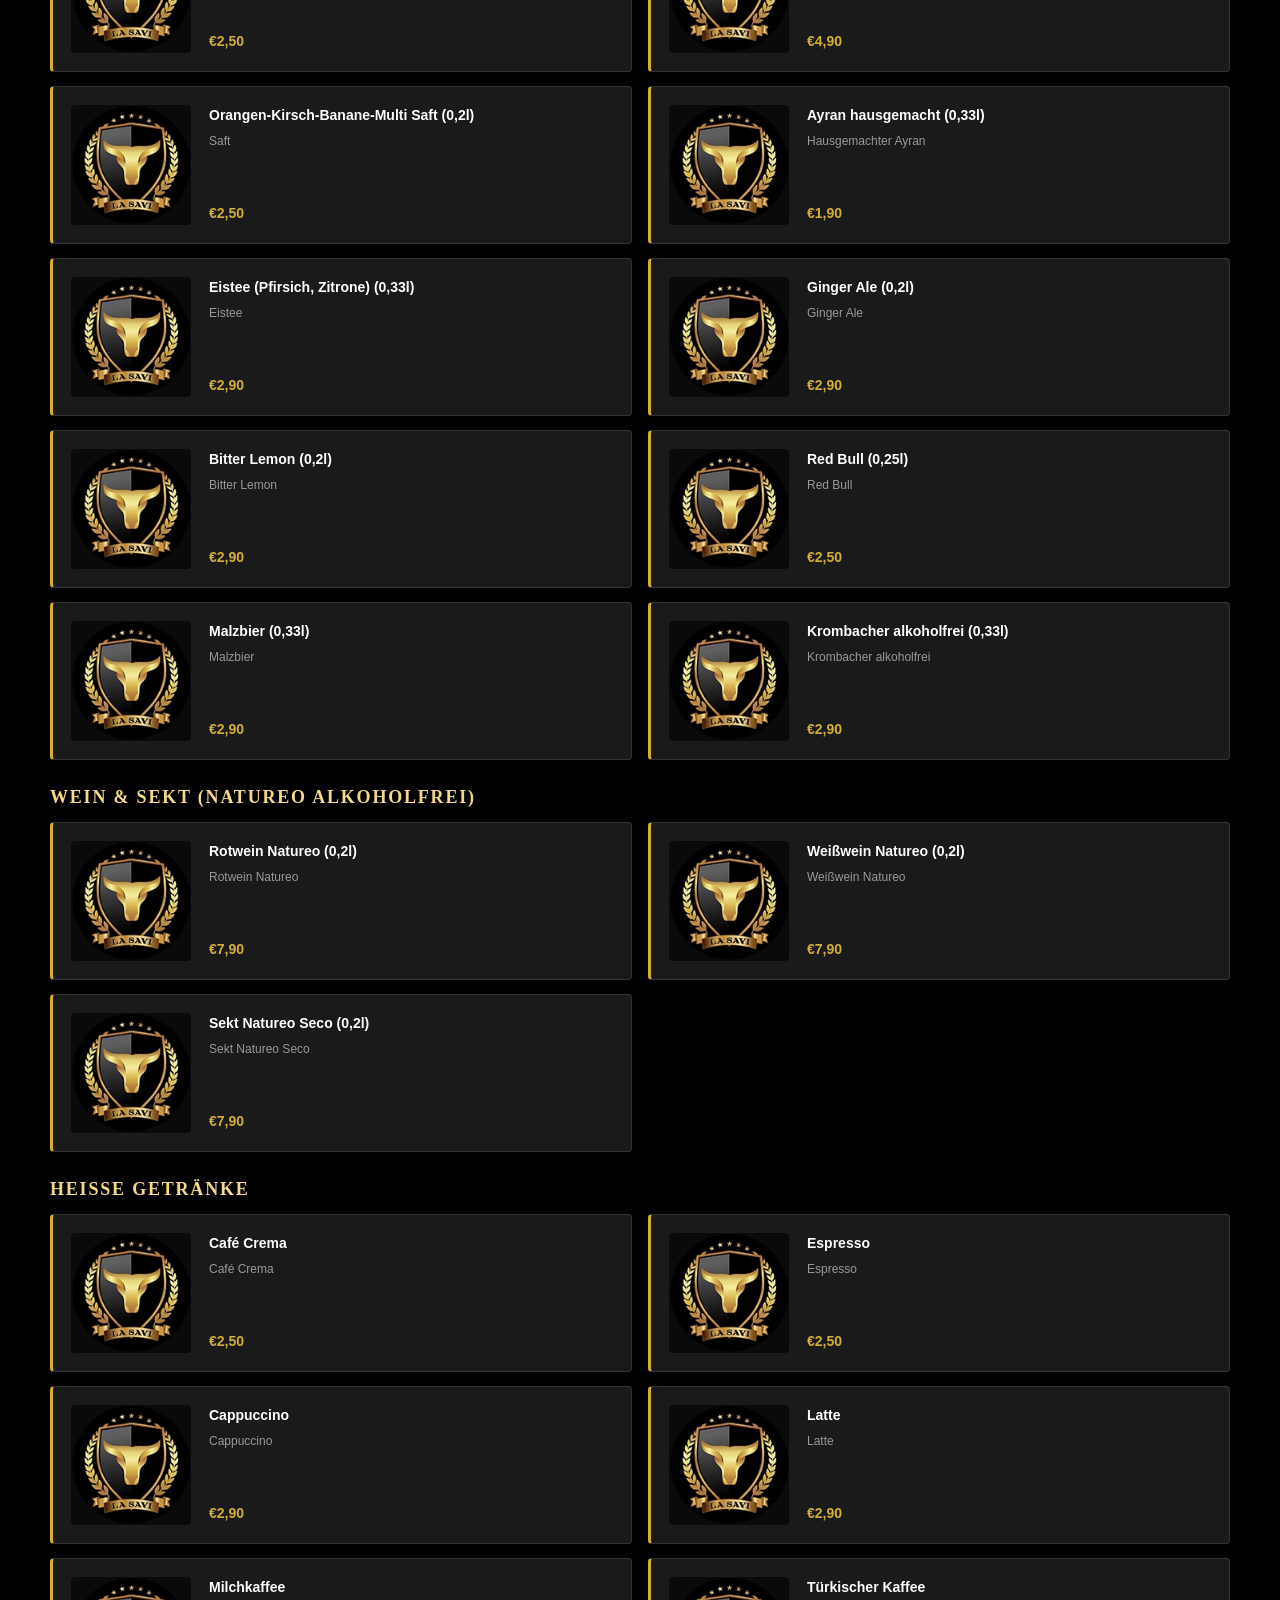
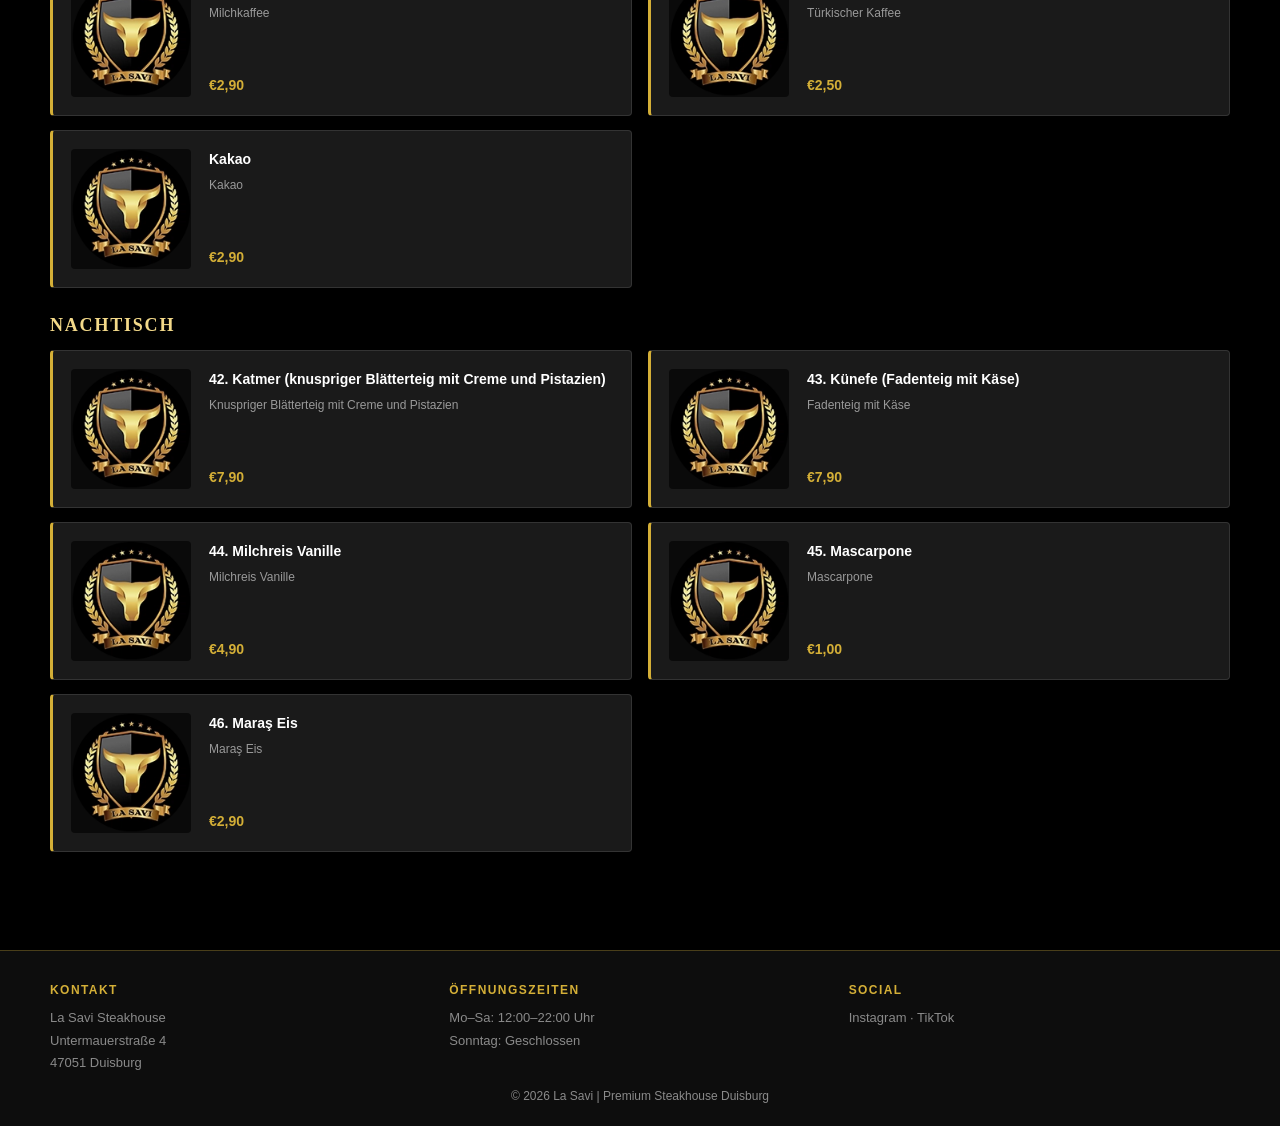
<file: menu.html>
<!DOCTYPE html>
<html lang="de">
<head>
  <meta charset="UTF-8">
  <meta name="viewport" content="width=device-width, initial-scale=1.0">
  <title>La Savi | Speisekarte</title>
  <meta name="description" content="La Savi Speisekarte mit kompletter Auswahl: Steaks, Grill, Döner, Beilagen, Getränke und Desserts.">
  <meta name="theme-color" content="#000000">
  <link rel="icon" href="logo-la-savi.webp" type="image/webp">
  <script>
    window.location.replace("/de/menu.html");
  </script>
  <style>
    :root {
      --black: #000;
      --gold: #d4af37;
      --text: #d0d0d0;
      --muted: #8a8a8a;
      --panel: #111;
      --panel2: #171717;
      --border: #2b2b2b;
      --font-serif: Georgia, "Times New Roman", Times, serif;
      --font-sans: -apple-system, BlinkMacSystemFont, "Segoe UI", Helvetica, Arial, sans-serif;
      --header-h: 72px;
    }
    * { box-sizing: border-box; margin: 0; padding: 0; }
    body { font-family: var(--font-sans); color: var(--text); background: var(--black); }
    a { color: inherit; text-decoration: none; }
    button { font: inherit; cursor: pointer; border: none; background: none; color: inherit; }
    .container { width: min(1160px, calc(100% - 40px)); margin: 0 auto; }

    .site-header {
      position: sticky; top: 0; z-index: 50; height: var(--header-h);
      background: rgba(0,0,0,.94); border-bottom: 1px solid rgba(212,175,55,.35);
    }
    .header-inner { height: 100%; display: flex; align-items: center; justify-content: space-between; gap: 12px; }
    .brand { display: flex; align-items: center; gap: 12px; }
    .brand img { width: 42px; height: 42px; object-fit: contain; }
    .brand-text { font-family: var(--font-serif); letter-spacing: .22em; text-transform: uppercase; color: #fff; }
    .nav { display: flex; gap: 10px; align-items: center; }
    .nav a { padding: 9px 12px; font-size: 13px; text-transform: uppercase; letter-spacing: .08em; color: var(--text); border-radius: 4px; }
    .nav a:hover { color: var(--gold); background: rgba(212,175,55,.08); }
    .lang { display: inline-flex; gap: 6px; margin-right: 6px; }
    .lang button { border: 1px solid #555; border-radius: 4px; padding: 8px 10px; font-size: 12px; font-weight: 700; color: #aaa; background: #1a1a1a; }
    .lang button.active { background: var(--gold); border-color: var(--gold); color: #111; }
    .btn-reserve { background: linear-gradient(145deg,#d4af37,#c9a961); color: #111; font-weight: 700; padding: 11px 18px; border-radius: 2px; text-transform: uppercase; font-size: 13px; letter-spacing: .05em; }

    main { padding: 46px 0 80px; }
    .page-head { text-align: center; margin-bottom: 36px; }
    .page-head h1 { color: #fff; font-family: var(--font-serif); font-size: clamp(2rem, 5vw, 3.4rem); letter-spacing: .08em; text-transform: uppercase; }
    .page-head p { margin-top: 12px; color: var(--muted); }
    .print-wrap { text-align: center; margin-bottom: 34px; }
    .print-btn { border: 1px solid rgba(212,175,55,.6); color: #f3d989; padding: 12px 18px; border-radius: 8px; font-weight: 700; background: rgba(212,175,55,.08); }

    .menu-cat { margin-top: 34px; }
    .menu-cat h2 { font-family: var(--font-serif); color: #f3d989; letter-spacing: .12em; font-size: 18px; text-transform: uppercase; margin-bottom: 14px; }
    .grid { display: grid; grid-template-columns: 1fr 1fr; gap: 12px 36px; }
    .item { background: var(--panel); border: 1px solid var(--border); border-radius: 8px; padding: 14px; }
    .row { display: flex; justify-content: space-between; gap: 12px; }
    .name { color: #fff; font-size: 14px; }
    .price { color: var(--gold); font-weight: 700; white-space: nowrap; }

    .footer { border-top: 1px solid rgba(212,175,55,.3); background: #0d0d0d; padding: 36px 0 24px; }
    .footer-grid { display: grid; grid-template-columns: repeat(3,1fr); gap: 24px; }
    .footer h4 { color: var(--gold); text-transform: uppercase; letter-spacing: .14em; font-size: 12px; margin-bottom: 8px; }
    .footer p, .footer a { color: var(--muted); font-size: 14px; line-height: 1.7; }
    .social a { display: inline-flex; margin-right: 12px; }
    .copyright { text-align: center; color: var(--muted); margin-top: 16px; font-size: 13px; }

    @media (max-width: 900px) {
      .nav { display: none; }
      .grid, .footer-grid { grid-template-columns: 1fr; }
    }
    @media print {
      @page { size: A4; margin: 10mm; }
      header, footer, .print-wrap { display: none !important; }
      body { background: #fff !important; color: #111 !important; }
      .item { page-break-inside: avoid; border-color: #ddd; }
      .name { color: #000 !important; }
      .price { color: #8a6a17 !important; }
      .menu-cat h2 { color: #173f31 !important; }
    }
  </style>
</head>
<body>
  <header class="site-header">
    <div class="container header-inner">
      <a class="brand" href="index.html"><img src="logo-la-savi.webp" alt="La Savi"><span class="brand-text">La Savi</span></a>
      <nav class="nav">
        <a href="index.html" data-i18n="nav_home">Home</a>
        <a href="menu.html" data-i18n="nav_menu">Speisekarte</a>
        <a href="index.html#reservierung" data-i18n="nav_reservation">Reservierung</a>
        <a href="index.html#ueber-uns" data-i18n="nav_about">Über uns</a>
        <a href="index.html#kontakt" data-i18n="nav_contact">Kontakt</a>
      </nav>
      <div style="display:flex;align-items:center;gap:8px;">
        <div class="lang">
          <button id="lang-de" class="active">🇩🇪 DE</button>
          <button id="lang-en">🇬🇧 EN</button>
        </div>
        <a class="btn-reserve" href="index.html#reservierung" data-i18n="btn_reservations">RESERVATIONS</a>
      </div>
    </div>
  </header>

  <main>
    <div class="container">
      <div class="page-head">
        <h1 data-i18n="menu_title">UNSERE SPEISEKARTE</h1>
        <p data-i18n="menu_subtitle">Genießen Sie unsere vollständige Auswahl</p>
      </div>
      <div class="print-wrap">
        <button class="print-btn" id="print-btn" data-i18n="print_btn">🖨️ Menü als PDF drucken</button>
      </div>
      <div id="menu-root"></div>
    </div>
  </main>

  <footer class="footer">
    <div class="container">
      <div class="footer-grid">
        <div><h4 data-i18n="footer_contact">Kontakt</h4><p>La Savi Steakhouse<br>Untermauerstraße 4<br>47051 Duisburg</p></div>
        <div><h4 data-i18n="footer_hours">Öffnungszeiten</h4><p data-i18n="footer_hours_text">Mon–Sat: 12:00–22:00<br>Sunday: Closed</p></div>
        <div class="social"><h4>Social</h4><a href="https://www.instagram.com/lasavi_restaurant/" target="_blank" rel="noopener noreferrer">Instagram</a><a href="https://www.tiktok.com/@lasavirestaurant?is_from_webapp=1&sender_device=pc" target="_blank" rel="noopener noreferrer">TikTok</a></div>
      </div>
      <p class="copyright">© 2026 La Savi | Premium Steakhouse Duisburg</p>
    </div>
  </footer>

  <script>
    (function () {
      var i18n = {
        de: {
          nav_home: "Home", nav_menu: "Speisekarte", nav_reservation: "Reservierung", nav_about: "Über uns", nav_contact: "Kontakt",
          btn_reservations: "RESERVATIONS", menu_title: "UNSERE SPEISEKARTE", menu_subtitle: "Genießen Sie unsere vollständige Auswahl",
          print_btn: "🖨️ Menü als PDF drucken", footer_contact: "Kontakt", footer_hours: "Öffnungszeiten", footer_hours_text: "Mo–Sa: 12:00–22:00<br>Sonntag: Geschlossen"
        },
        en: {
          nav_home: "Home", nav_menu: "Menu", nav_reservation: "Reservation", nav_about: "About Us", nav_contact: "Contact",
          btn_reservations: "RESERVATIONS", menu_title: "OUR MENU", menu_subtitle: "Enjoy our complete selection",
          print_btn: "🖨️ Print Menu as PDF", footer_contact: "Contact", footer_hours: "Opening Hours", footer_hours_text: "Mon–Sat: 12:00–22:00<br>Sunday: Closed"
        }
      };
      var cats = [
        ["SALADS",[["01. Shepherd's Salad","€4,90"],["02. Shepherd's Salad with Feta cheese","€7,90"],["03. Herb leaves salad","€7,90"],["04. Herb leaves salad with Feta cheese","€9,90"],["05. Herb leaves salad with buffalo mozzarella","€11,90"]]],
        ["DAILY DOUGH DISHES (Homemade)",[["06. Turkish Tortellini (Filled with minced meat with butter and yogurtsauce)","€9,90"],["07. Dough ship with kebab meat (or minced meat)","€9,90"],["08. Dough ship with Lamb cubes and Gouda cheese","€9,90"],["09. Turkish pizza without everything","€3,90"],["10. Turkish pizza with salad","€5,90"],["11. Turkish pizza with kebab meat","€9,90"],["12. Dough ship with Vegetables","€9,90"]]],
        ["DAILY DISHES (Clay pot dishes from the oven)",[["MENU 1: Lamb meat clay pot with rice","€14,90"],["MENU 2: Chicken clay pot with rice","€12,90"],["MENU 3: Lamb meatballs clay pot with rice","€13,90"],["MENU 4: Shrimp clay pot with rice","€19,90"],["MENU 5: Vegetable clay pot with rice","€10,90"]]],
        ["CHANGING DAILY SOUPS",[["Lentil soup","€4,90"],["Chicken soup","€5,90"],["Lamb soup","€6,90"]]],
        ["WET AGED SPECIAL DÖNER & FRIES",[["13. Kebab in bread","€8,90"],["14. Kebab plate with fries and salad","€14,90"],["15. Iskender Döner (Kebab plate with sauce and yogurt)","€15,90"],["16. Kebab wrap","€9,90"],["Small fries","€2,90"],["Big fries","€3,90"],["Fries kebab (Fries with Wet Aged Döner)","€7,90"]]],
        ["GRILL DISHES",[["20. Adana minced skewer plate hot","€17,90"],["21. Urfa minced skewer plate","€17,90"],["22. Mixed grill plate","€23,90"],["23. Lamb chop","€21,90"],["24. Lamb skewer plate","€19,90"],["25. Meatballs on the grill (with lamb meat)","€17,90"],["26. Sultan Kebap Grill plate for 2 persons","€49,90"],["27. Sultan Kebap Grill plate for 4 persons","€94,90"],["28. Chicken chop","€17,90"],["29. Chicken skewer","€17,90"],["30. Adana minced skewer wrap","€9,90"],["31. Chicken skewer wrap","€9,90"],["32. Lamb skewer wrap","€9,90"]]],
        ["STEAK SPECIALTIES - Dry Aged (matured 3-4 weeks)",[["33. Rump Steak (approx. 350 gr)","€34,90"],["34. Filet Steak (approx. 300 gr)","€39,90"],["35. Cowboy Steak (approx. 1000 gr)","€49,90"],["36. T-Bone Steak (approx. 1000 gr)","€49,90"]]],
        ["STEAK SPECIALTIES - Buffalo Steaks",[["37. Buffalo Filet Steak (approx. 250gr)","€44,90"],["38. Buffalo Ribeye Steak (approx. 300gr)","€44,90"]]],
        ["STEAK SPECIALTIES - Wagyu Steaks",[["39. Wagyu Filet (approx. 200gr)","€129,00"],["40. Wagyu Roastbeef (approx. 300gr)","€149,00"],["41. Wagyu Ribeye (approx. 300gr)","€149,00"]]],
        ["SIDE DISHES & SAUCES (for Steaks)",[["Cream spinach","€4,90"],["Fried potatoes with rosemary","€4,90"],["Sweet potato fries","€4,90"],["Hollandaise sauce","€4,90"],["Béarnaise sauce","€4,90"],["Pepper sauce","€4,90"]]],
        ["COLD DRINKS",[["Coca Cola, Fanta, Sprite, Mezzo Mix (0.33l)","€2,90"],["Uludağ (Turkish soda) (0.33l)","€2,90"],["Mineral water with or without carbonation (0.25l)","€2,50"],["Mineral water with or without carbonation (0.75l)","€4,90"],["Orange-Cherry-Banana-Multi juice (0.2l)","€2,50"],["Ayran (homemade Turkish buttermilk) (0.33l)","€1,90"],["Ice tea (Peach, Lemon) (0.33l)","€2,90"],["Ginger Ale (0.2l)","€2,90"],["Bitter Lemon (0.2l)","€2,90"],["Red Bull (0.25l)","€2,50"],["Malt beer (0.33l)","€2,90"],["Krombacher (non-alcoholic beer) (0.33l)","€2,90"]]],
        ["WINE & SPARKLING WINE (Natureo Non-Alcoholic)",[["Red wine Natureo (0.2l)","€7,90"],["White wine Natureo (0.2l)","€7,90"],["Sparkling wine Natureo Seco (0.2l)","€7,90"]]],
        ["HOT DRINKS",[["Cafe Crema","€2,50"],["Espresso","€2,50"],["Cappuccino","€2,90"],["Latte","€2,90"],["Milk coffee","€2,90"],["Turkish Coffee","€2,50"],["Hot Cocoa","€2,90"]]],
        ["DESSERTS",[["42. Katmer (crisp flaky pastry with Cream and pistachios)","€7,90"],["43. Künefe (String dough with cheese)","€7,90"],["44. Rice pudding vanilla","€4,90"],["45. Mascarpone","€1,00"],["46. Maras Ice Cream","€2,90"]]]
      ];

      function renderMenu() {
        var root = document.getElementById("menu-root");
        root.innerHTML = cats.map(function (cat) {
          return '<section class="menu-cat"><h2>' + cat[0] + '</h2><div class="grid">' + cat[1].map(function (i) {
            return '<article class="item"><div class="row"><span class="name">' + i[0] + '</span><strong class="price">' + i[1] + '</strong></div></article>';
          }).join("") + '</div></section>';
        }).join("");
      }
      function applyI18n(lang) {
        document.documentElement.lang = lang;
        document.querySelectorAll("[data-i18n]").forEach(function (el) {
          var key = el.getAttribute("data-i18n");
          var val = i18n[lang][key];
          if (!val) return;
          if (val.indexOf("<br>") >= 0) el.innerHTML = val; else el.textContent = val;
        });
        document.getElementById("lang-de").classList.toggle("active", lang === "de");
        document.getElementById("lang-en").classList.toggle("active", lang === "en");
      }
      function setLang(lang) { localStorage.setItem("language", lang); applyI18n(lang); }

      document.getElementById("lang-de").addEventListener("click", function () { setLang("de"); });
      document.getElementById("lang-en").addEventListener("click", function () { setLang("en"); });
      document.getElementById("print-btn").addEventListener("click", function () { window.print(); });
      renderMenu();
      applyI18n(localStorage.getItem("language") || "de");
    })();
  </script>
</body>
</html>
</file>
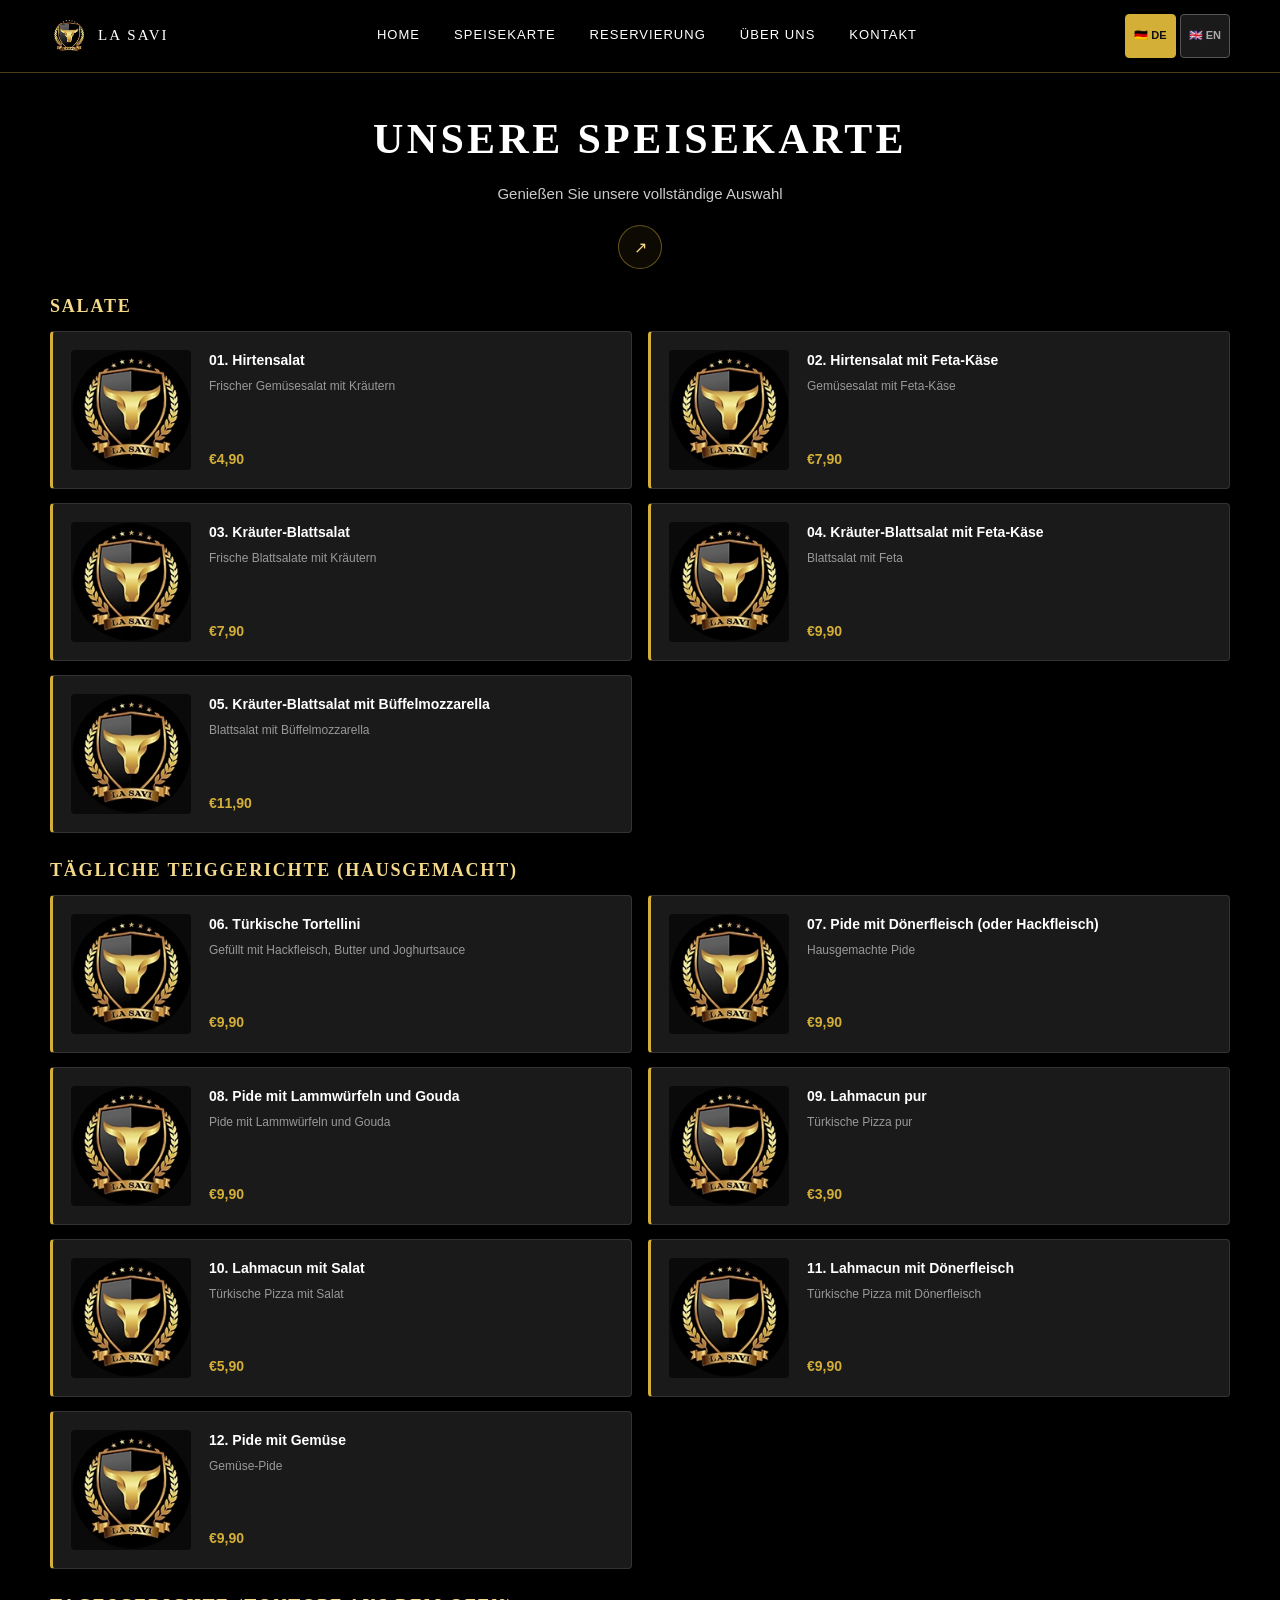
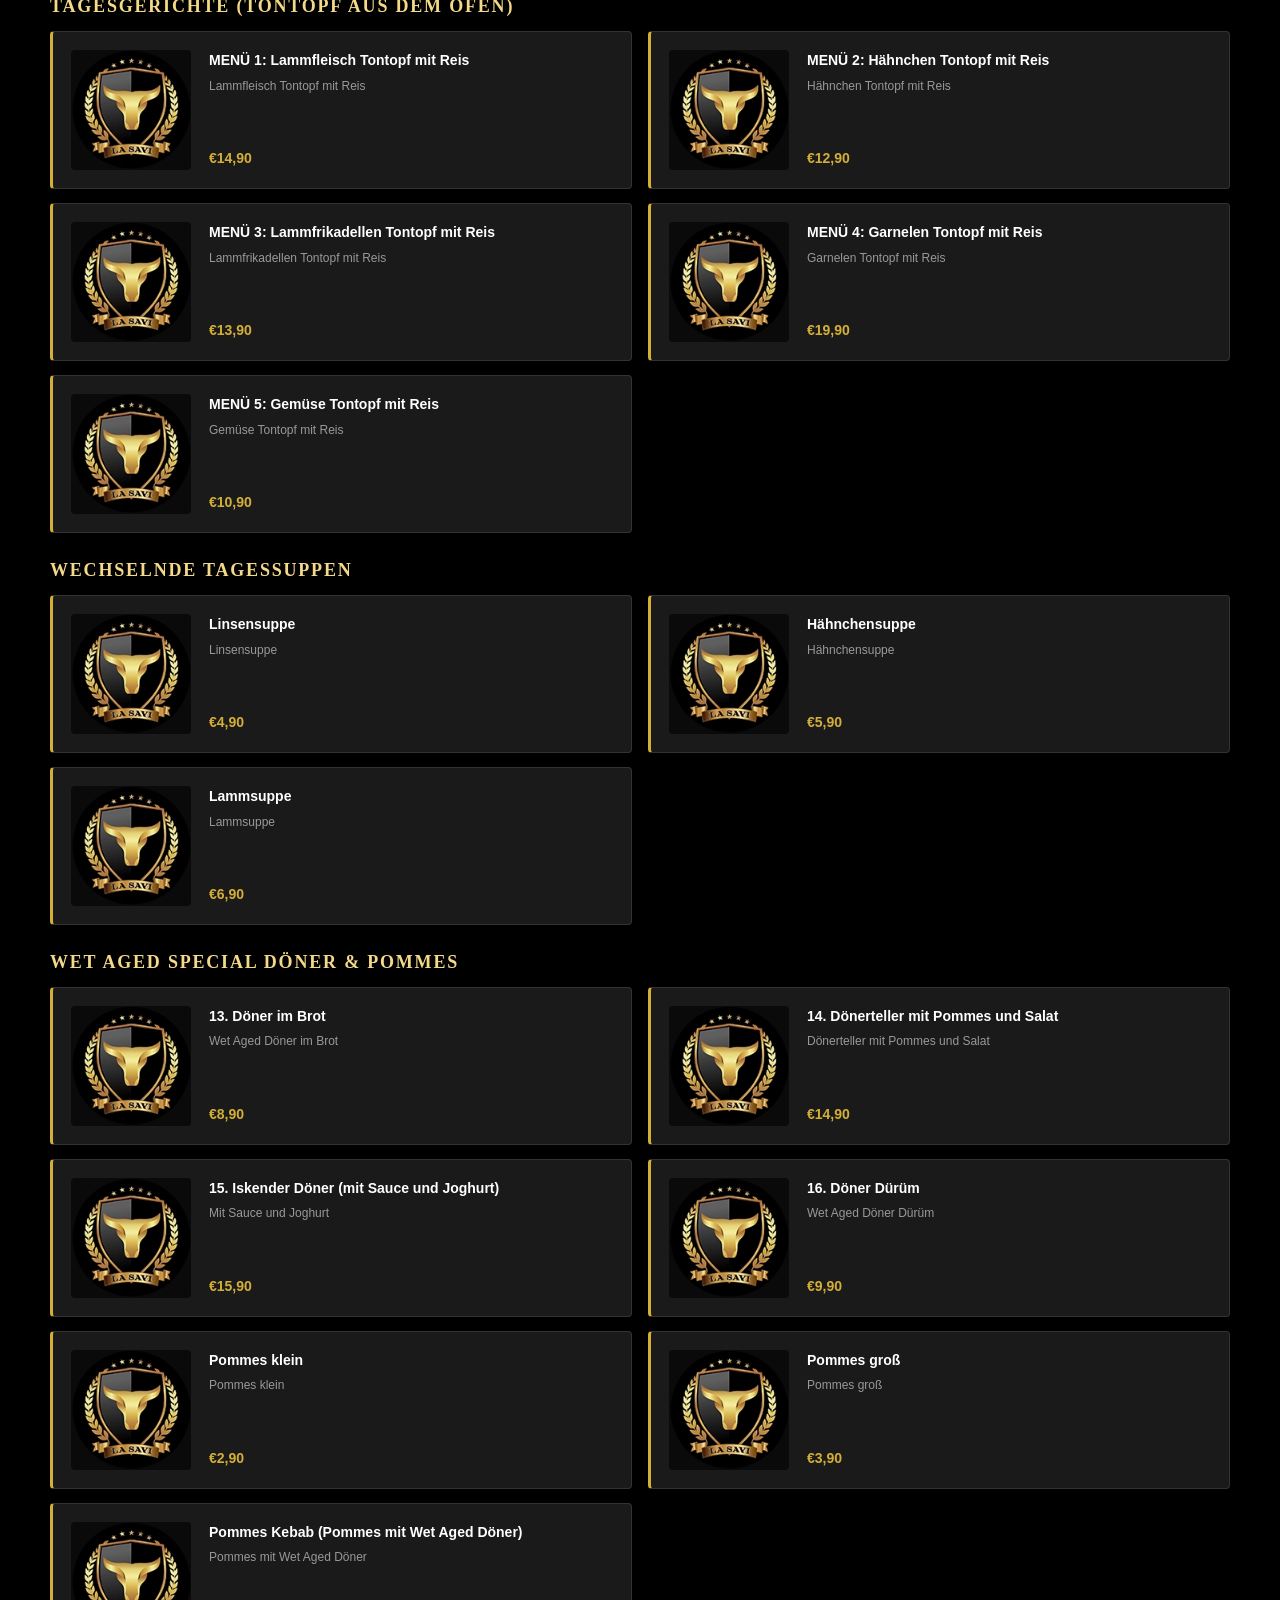
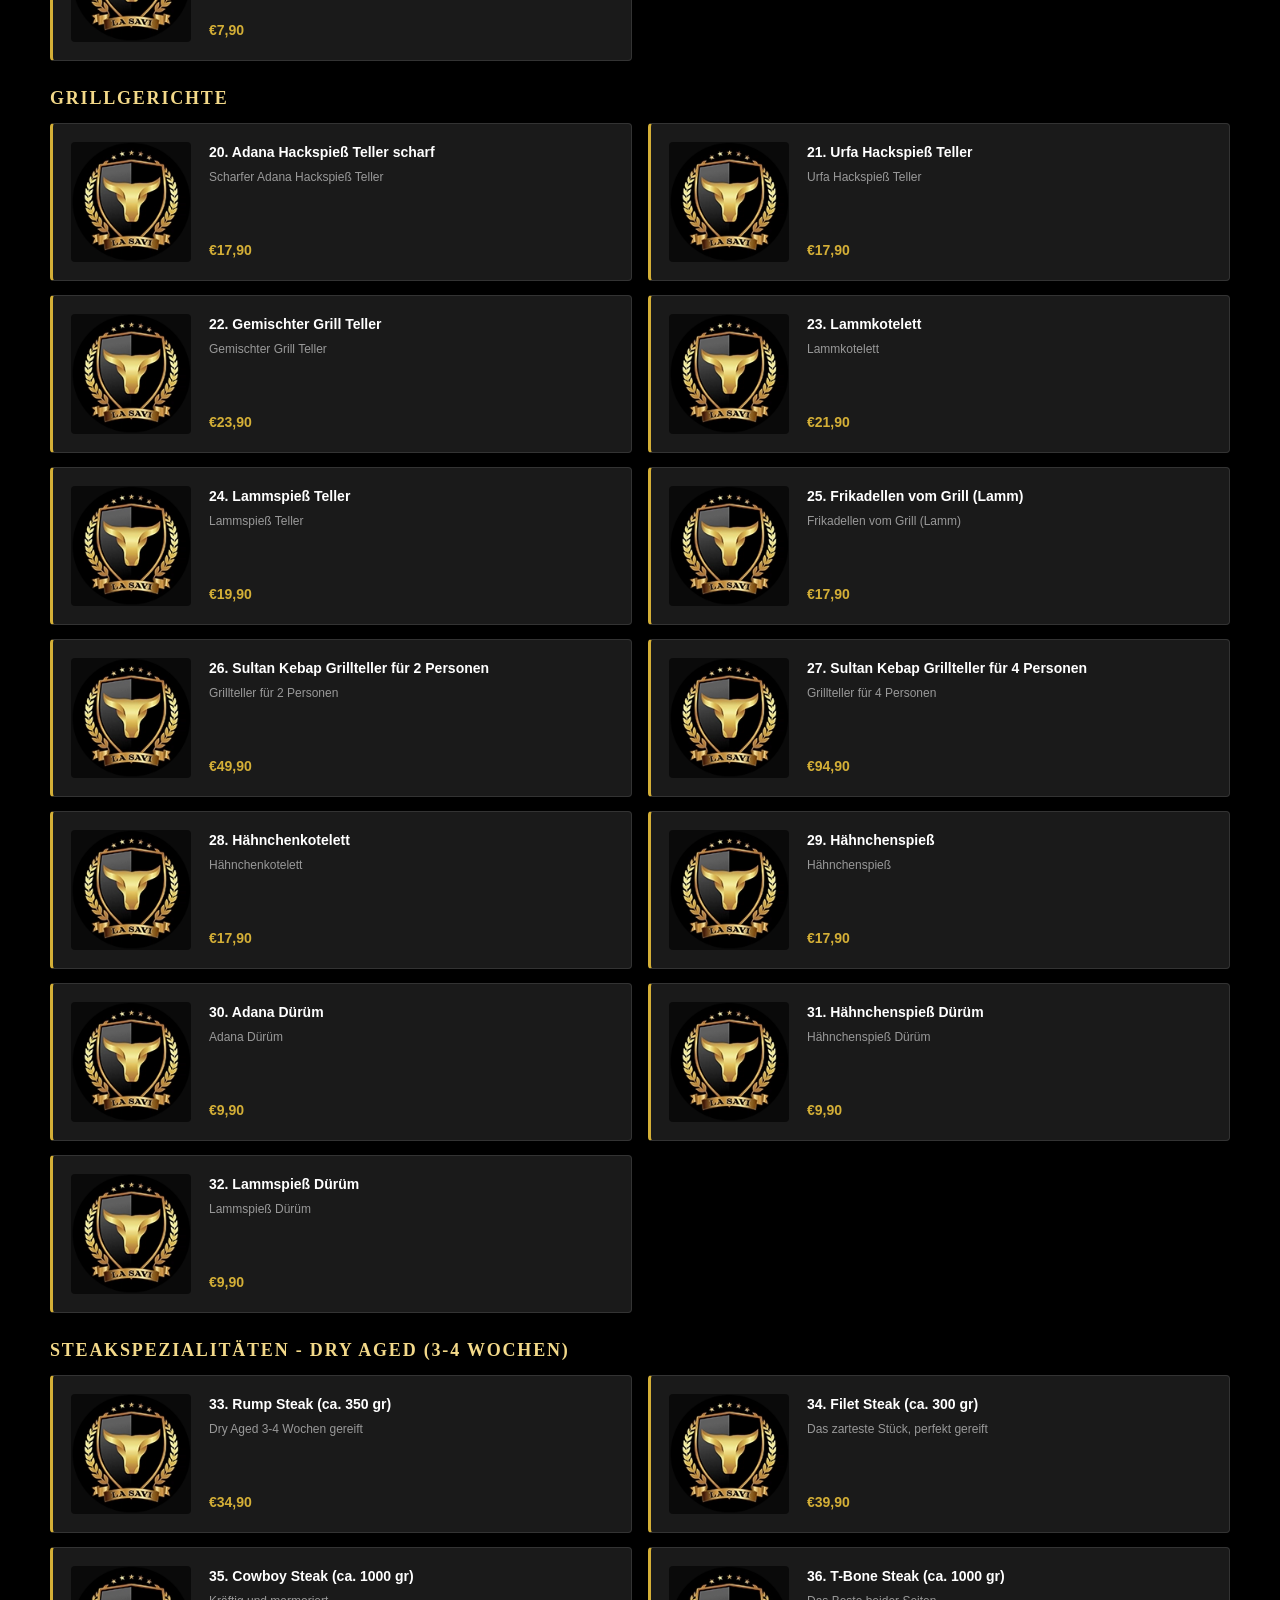
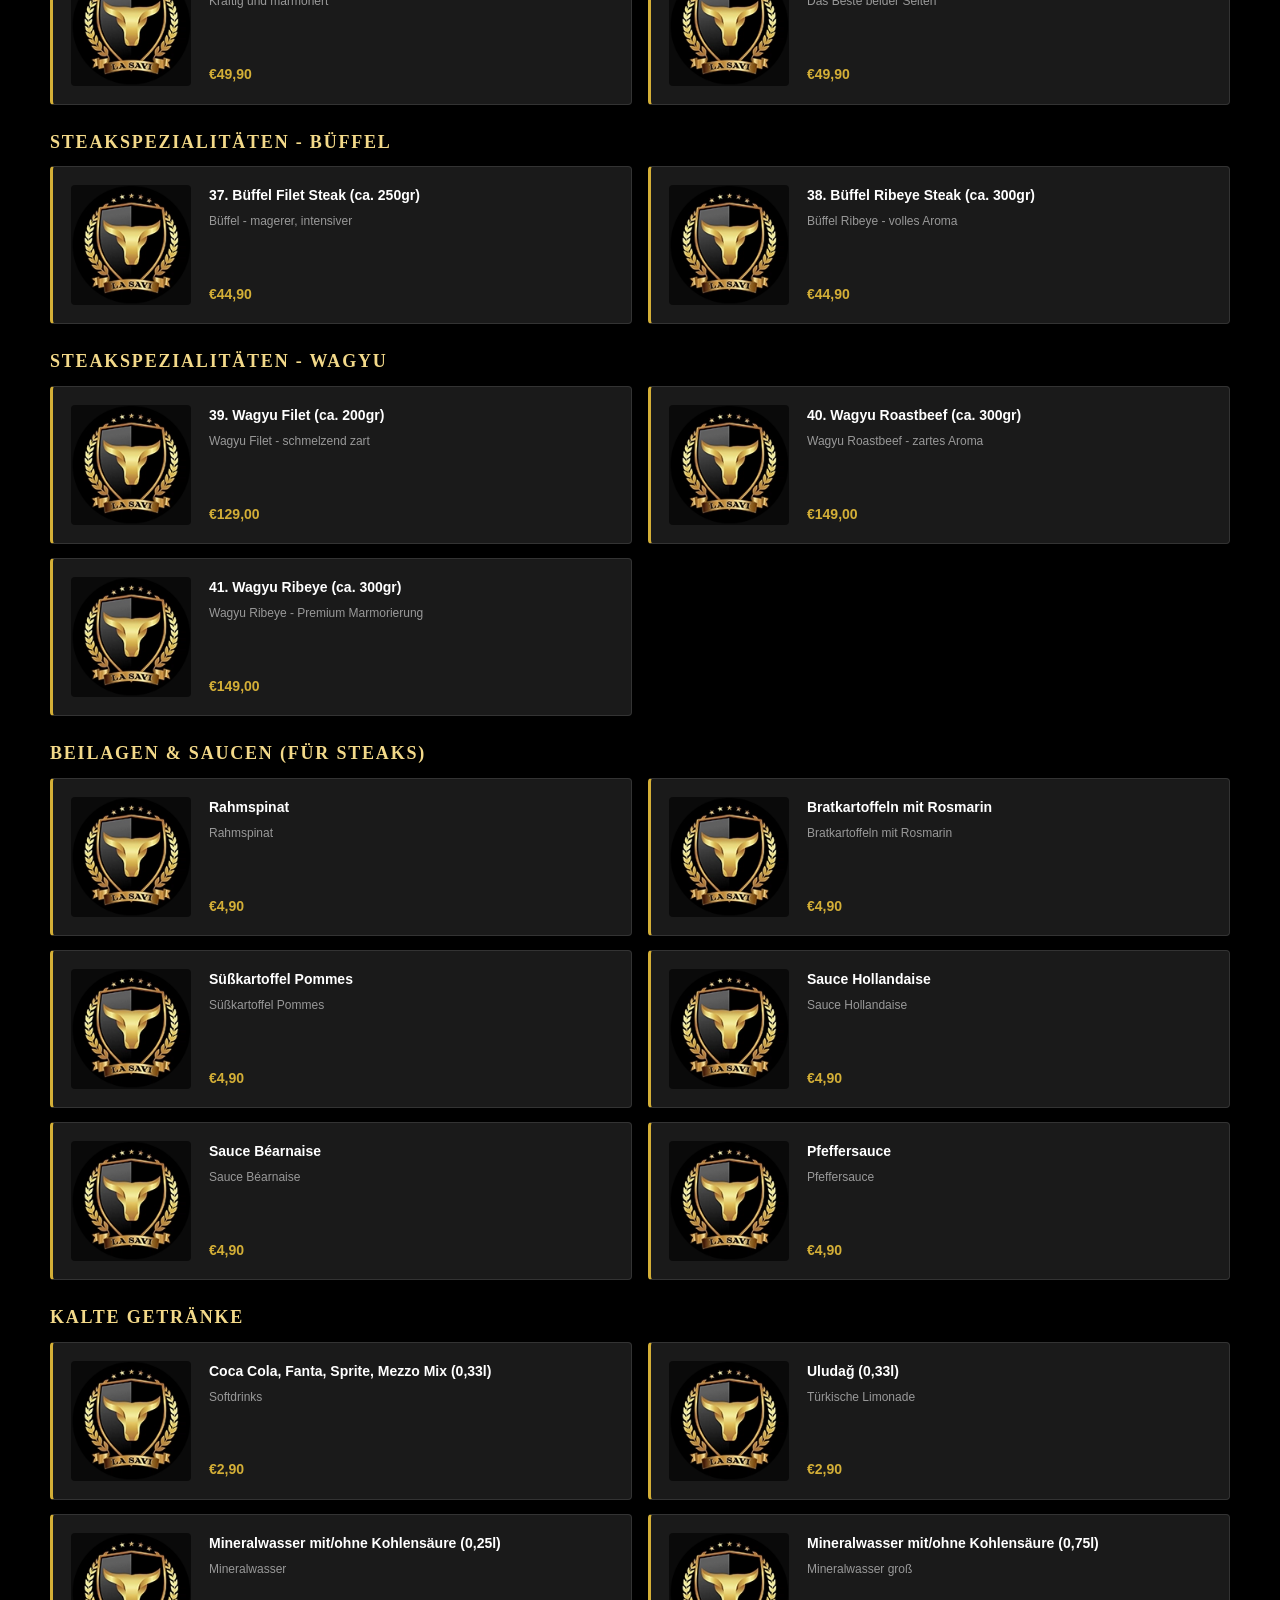
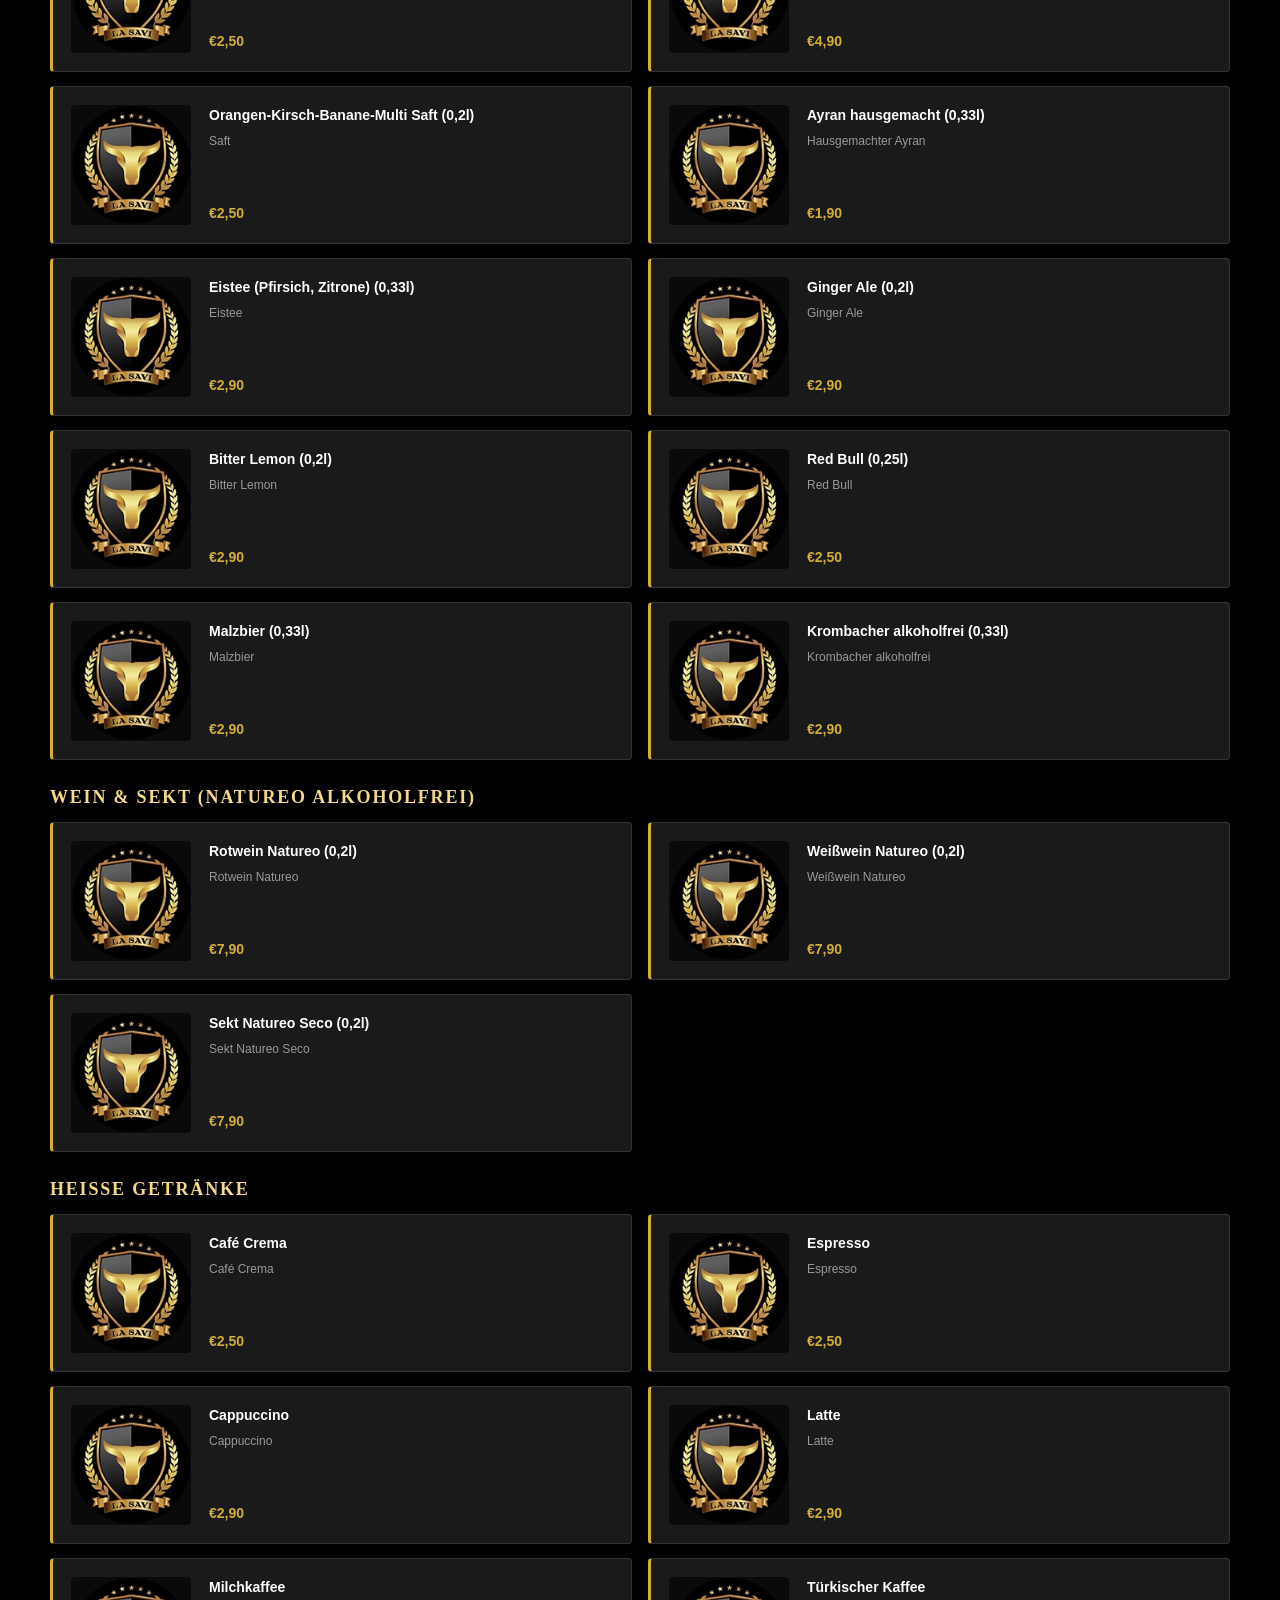
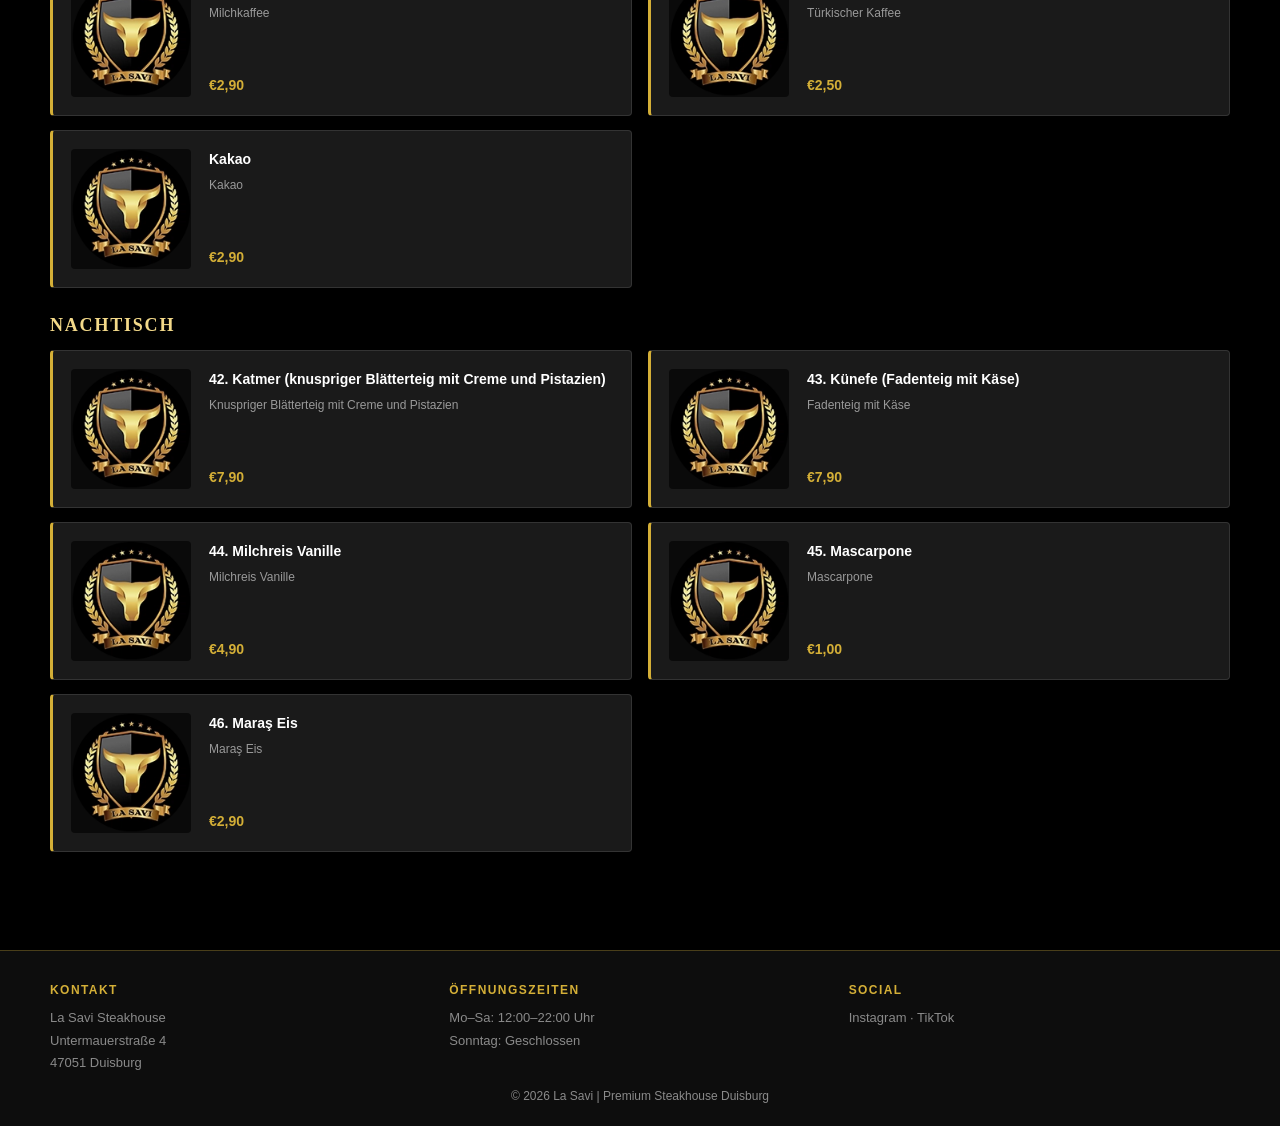
<file: de/menu.html>
<!DOCTYPE html>
<html lang="de">
<head>
  <meta charset="UTF-8">
  <meta name="viewport" content="width=device-width, initial-scale=1.0, maximum-scale=5.0, user-scalable=yes">
  <meta name="apple-mobile-web-app-capable" content="yes">
  <meta name="apple-mobile-web-app-status-bar-style" content="black-translucent">
  <meta name="theme-color" content="#000000">
  <title>La Savi | Speisekarte</title>
  <meta name="description" content="La Savi Speisekarte mit Zoom-Modal, Steak-Illustrationen und vollständiger Auswahl.">
  <link rel="icon" href="../logo-la-savi.webp" type="image/webp">
  <style>
    :root{--bg:#000;--gold:#d4af37;--txt:#fff;--muted:#ccc;--panel:#1a1a1a;--border:#333;--serif:Georgia,"Times New Roman",Times,serif;--sans:-apple-system,BlinkMacSystemFont,"Segoe UI",Helvetica,Arial,sans-serif;--h:72px}
    *{box-sizing:border-box;margin:0;padding:0}
    html,body{overflow-x:hidden}
    body{font-family:var(--sans);background:var(--bg);color:var(--txt);font-size:14px;line-height:1.55}
    img,svg,video{max-width:100%;height:auto}
    a{text-decoration:none;color:inherit}
    .container{width:min(1180px,calc(100% - 24px));margin:0 auto}
    header{position:sticky;top:0;z-index:50;background:rgba(0,0,0,.94);border-bottom:1px solid rgba(212,175,55,.35)}
    .head{min-height:var(--h);display:flex;align-items:center;justify-content:space-between;gap:10px;position:relative}
    .brand{display:flex;align-items:center;gap:10px}.brand img{width:38px;height:38px}.brand span{font-family:var(--serif);letter-spacing:.14em;text-transform:uppercase;font-size:15px}
    nav{display:none;position:absolute;left:0;right:0;top:calc(100% + 1px);background:#090909;border:1px solid rgba(212,175,55,.25);border-radius:0 0 8px 8px;padding:8px}
    nav a{display:block;padding:11px 12px;font-size:13px;text-transform:uppercase;letter-spacing:.08em;border-radius:6px;min-height:44px}
    nav a:hover{color:var(--gold);background:rgba(212,175,55,.08)}
    .head.is-open nav{display:block}
    .menu-toggle{width:44px;height:44px;border:1px solid rgba(212,175,55,.5);background:transparent;border-radius:6px;display:inline-flex;flex-direction:column;justify-content:center;align-items:center;gap:5px;cursor:pointer}
    .menu-toggle span{width:20px;height:2px;background:var(--gold);border-radius:2px}
    .switch{display:inline-flex;gap:4px}.switch a{padding:8px 8px;border:1px solid #555;border-radius:4px;background:#1a1a1a;color:#aaa;font-size:11px;font-weight:700;display:inline-flex;align-items:center;min-height:44px}.switch a.active{background:var(--gold);color:#111;border-color:var(--gold)}
    main{padding:34px 0 58px}
    .title{text-align:center;font-family:var(--serif);text-transform:uppercase;letter-spacing:.08em;font-size:32px}
    .sub{text-align:center;color:var(--muted);margin-top:10px;font-size:13px}
    .print{text-align:center;margin:20px 0}
    .print button{width:44px;height:44px;border:1px solid rgba(212,175,55,.45);border-radius:999px;background:rgba(212,175,55,.06);color:#f3d989;font-size:16px;display:inline-flex;align-items:center;justify-content:center;cursor:pointer}
    .cat{margin-top:24px}
    .cat h2{font-family:var(--serif);color:#f3d989;text-transform:uppercase;letter-spacing:.1em;font-size:15px;margin-bottom:10px}
    .cards{display:grid;grid-template-columns:1fr;gap:12px}
    .menu-card{display:flex;gap:12px;padding:14px;background:var(--panel);border:1px solid var(--border);border-left:3px solid var(--gold);cursor:pointer;transition:all .28s ease;border-radius:4px}
    .menu-card:hover{background:#242424;border-left-color:#fff;transform:translateX(4px)}
    .menu-card-image{width:88px;height:88px;flex-shrink:0;background:#0a0a0a;border-radius:4px;overflow:hidden;display:flex;align-items:center;justify-content:center}
    .menu-card-image img{width:100%;height:100%;object-fit:cover}
    .menu-card-info{display:flex;flex-direction:column;justify-content:space-between;flex:1}
    .item-name{font-size:13px;font-weight:700;color:#fff}
    .item-description{font-size:12px;color:#999;margin-top:5px;line-height:1.5}
    .item-price{font-size:14px;font-weight:700;color:var(--gold);margin-top:8px}
    .modal{display:none;position:fixed;inset:0;z-index:1000;animation:fadeIn .3s ease}
    .modal-overlay{position:absolute;inset:0;background:rgba(0,0,0,.72)}
    .modal-content{position:absolute;top:50%;left:50%;transform:translate(-50%,-50%);width:min(95vw,760px);max-height:82vh;overflow:auto;background:#000;border-top:3px solid var(--gold);border-radius:6px;padding:16px;animation:slideIn .3s ease}
    .modal-close{position:absolute;top:8px;right:10px;background:transparent;border:0;color:var(--gold);font-size:24px;cursor:pointer}
    .modal-close:hover{color:#fff}
    .modal-image-container{margin-bottom:16px;text-align:center}
    .modal-image-container img,.modal-image-container svg{width:100%;max-width:600px;height:auto;max-height:220px;border-radius:4px;background:#111}
    .modal-title{font-size:18px;color:#fff;margin-bottom:8px}
    .modal-description{font-size:12px;color:#ccc;line-height:1.6;margin-bottom:10px}
    .modal-details{font-size:13px;color:var(--gold);margin-bottom:16px}
    .modal-actions{display:flex;justify-content:space-between;align-items:center;gap:12px;flex-wrap:wrap}
    .modal-price{font-size:18px;font-weight:700;color:var(--gold)}
    .close-btn{padding:10px 20px;background:var(--gold);color:#000;border:0;cursor:pointer;font-weight:700;min-height:44px}
    @keyframes fadeIn{from{opacity:0}to{opacity:1}} @keyframes slideIn{from{transform:translate(-50%,-58%);opacity:0}to{transform:translate(-50%,-50%);opacity:1}}
    footer{border-top:1px solid rgba(212,175,55,.3);background:#0d0d0d;padding:30px 0 20px;margin-top:40px}
    .f{display:grid;grid-template-columns:1fr;gap:18px} footer h4{color:var(--gold);text-transform:uppercase;letter-spacing:.12em;font-size:12px;margin-bottom:8px} footer p,footer a{color:#8a8a8a;font-size:13px;line-height:1.7}
    .copy{text-align:center;color:#8a8a8a;font-size:12px;margin-top:12px}
    @media (min-width:481px){body{font-size:15px}.container{width:min(1180px,calc(100% - 36px))}.cards{grid-template-columns:repeat(2,1fr);gap:14px 16px}.cat h2{font-size:18px}.title{font-size:42px}.sub{font-size:15px}.menu-card{padding:18px;gap:18px}.menu-card-image{width:120px;height:120px}.item-name{font-size:14px}.modal-content{padding:20px;max-height:88vh}.modal-image-container img,.modal-image-container svg{max-height:320px}.f{grid-template-columns:1fr}}
    @media (min-width:769px){.container{width:min(1180px,calc(100% - 64px))}.menu-toggle{display:none}nav{display:flex;position:static;background:none;border:0;padding:0;gap:10px}.head.is-open nav{display:flex}.f{grid-template-columns:repeat(3,1fr)}.modal-content{padding:26px}.modal-title{font-size:22px}.modal-description{font-size:14px}.modal-image-container img,.modal-image-container svg{max-height:500px}}
    @media (min-width:1025px){body{font-size:16px}}
    @media print{@page{size:A4;margin:10mm} #dish-modal,header,footer,.print{display:none!important}.menu-card-image{display:none!important}.menu-card{border:1px solid #000;page-break-inside:avoid} body{background:#fff!important}}
  </style>
</head>
<body>
  <header><div class="container head">
    <a class="brand" href="./index.html"><img src="../logo-la-savi.webp" alt="La Savi"><span>La Savi</span></a>
    <button class="menu-toggle" type="button" aria-label="Menü öffnen" aria-expanded="false"><span></span><span></span><span></span></button>
    <nav><a href="./index.html">Home</a><a href="./menu.html">Speisekarte</a><a href="./index.html#reservierung">Reservierung</a><a href="./index.html#ueber">Über uns</a><a href="./index.html#kontakt">Kontakt</a></nav>
    <div class="switch"><a class="active" href="/de/">🇩🇪 DE</a><a href="/en/">🇬🇧 EN</a></div>
  </div></header>

  <main><div class="container">
    <h1 class="title">UNSERE SPEISEKARTE</h1>
    <p class="sub">Genießen Sie unsere vollständige Auswahl</p>
    <div class="print"><button id="share-btn" aria-label="Speisekarte teilen" title="Teilen">↗</button></div>
    <div id="menu-root"></div>
  </div></main>

  <div id="dish-modal" class="modal">
    <div class="modal-overlay" onclick="closeModal()"></div>
    <div class="modal-content">
      <button class="modal-close" onclick="closeModal()">✕</button>
      <div class="modal-image-container" id="modal-image-wrap"></div>
      <h2 class="modal-title" id="modal-title"></h2>
      <p class="modal-description" id="modal-description"></p>
      <p class="modal-details" id="modal-details"></p>
      <div class="modal-actions"><span class="modal-price" id="modal-price"></span><button class="close-btn" onclick="closeModal()">Schließen</button></div>
    </div>
  </div>

  <footer><div class="container"><div class="f"><div><h4>Kontakt</h4><p>La Savi Steakhouse<br>Untermauerstraße 4<br>47051 Duisburg</p></div><div><h4>Öffnungszeiten</h4><p>Mo–Sa: 12:00–22:00 Uhr<br>Sonntag: Geschlossen</p></div><div><h4>Social</h4><p><a href="https://www.instagram.com/lasavi_restaurant/" target="_blank" rel="noopener noreferrer">Instagram</a> · <a href="https://www.tiktok.com/@lasavirestaurant?is_from_webapp=1&sender_device=pc" target="_blank" rel="noopener noreferrer">TikTok</a></p></div></div><p class="copy">© 2026 La Savi | Premium Steakhouse Duisburg</p></div></footer>

  <script>
    var menuData = [
      {cat:"SALATE",items:[["01. Hirtensalat","€4,90","Frischer Gemüsesalat mit Kräutern",""],["02. Hirtensalat mit Feta-Käse","€7,90","Gemüsesalat mit Feta-Käse",""],["03. Kräuter-Blattsalat","€7,90","Frische Blattsalate mit Kräutern",""],["04. Kräuter-Blattsalat mit Feta-Käse","€9,90","Blattsalat mit Feta",""],["05. Kräuter-Blattsalat mit Büffelmozzarella","€11,90","Blattsalat mit Büffelmozzarella",""]]},
      {cat:"TÄGLICHE TEIGGERICHTE (HAUSGEMACHT)",items:[["06. Türkische Tortellini","€9,90","Gefüllt mit Hackfleisch, Butter und Joghurtsauce",""],["07. Pide mit Dönerfleisch (oder Hackfleisch)","€9,90","Hausgemachte Pide",""],["08. Pide mit Lammwürfeln und Gouda","€9,90","Pide mit Lammwürfeln und Gouda",""],["09. Lahmacun pur","€3,90","Türkische Pizza pur",""],["10. Lahmacun mit Salat","€5,90","Türkische Pizza mit Salat",""],["11. Lahmacun mit Dönerfleisch","€9,90","Türkische Pizza mit Dönerfleisch",""],["12. Pide mit Gemüse","€9,90","Gemüse-Pide",""]]},
      {cat:"TAGESGERICHTE (TONTOPF AUS DEM OFEN)",items:[["MENÜ 1: Lammfleisch Tontopf mit Reis","€14,90","Lammfleisch Tontopf mit Reis",""],["MENÜ 2: Hähnchen Tontopf mit Reis","€12,90","Hähnchen Tontopf mit Reis",""],["MENÜ 3: Lammfrikadellen Tontopf mit Reis","€13,90","Lammfrikadellen Tontopf mit Reis",""],["MENÜ 4: Garnelen Tontopf mit Reis","€19,90","Garnelen Tontopf mit Reis",""],["MENÜ 5: Gemüse Tontopf mit Reis","€10,90","Gemüse Tontopf mit Reis",""]]},
      {cat:"WECHSELNDE TAGESSUPPEN",items:[["Linsensuppe","€4,90","Linsensuppe",""],["Hähnchensuppe","€5,90","Hähnchensuppe",""],["Lammsuppe","€6,90","Lammsuppe",""]]},
      {cat:"WET AGED SPECIAL DÖNER & POMMES",items:[["13. Döner im Brot","€8,90","Wet Aged Döner im Brot",""],["14. Dönerteller mit Pommes und Salat","€14,90","Dönerteller mit Pommes und Salat",""],["15. Iskender Döner (mit Sauce und Joghurt)","€15,90","Mit Sauce und Joghurt",""],["16. Döner Dürüm","€9,90","Wet Aged Döner Dürüm",""],["Pommes klein","€2,90","Pommes klein",""],["Pommes groß","€3,90","Pommes groß",""],["Pommes Kebab (Pommes mit Wet Aged Döner)","€7,90","Pommes mit Wet Aged Döner",""]]},
      {cat:"GRILLGERICHTE",items:[["20. Adana Hackspieß Teller scharf","€17,90","Scharfer Adana Hackspieß Teller",""],["21. Urfa Hackspieß Teller","€17,90","Urfa Hackspieß Teller",""],["22. Gemischter Grill Teller","€23,90","Gemischter Grill Teller",""],["23. Lammkotelett","€21,90","Lammkotelett",""],["24. Lammspieß Teller","€19,90","Lammspieß Teller",""],["25. Frikadellen vom Grill (Lamm)","€17,90","Frikadellen vom Grill (Lamm)",""],["26. Sultan Kebap Grillteller für 2 Personen","€49,90","Grillteller für 2 Personen",""],["27. Sultan Kebap Grillteller für 4 Personen","€94,90","Grillteller für 4 Personen",""],["28. Hähnchenkotelett","€17,90","Hähnchenkotelett",""],["29. Hähnchenspieß","€17,90","Hähnchenspieß",""],["30. Adana Dürüm","€9,90","Adana Dürüm",""],["31. Hähnchenspieß Dürüm","€9,90","Hähnchenspieß Dürüm",""],["32. Lammspieß Dürüm","€9,90","Lammspieß Dürüm",""]]},
      {cat:"STEAKSPEZIALITÄTEN - Dry Aged (3-4 Wochen)",items:[["33. Rump Steak (ca. 350 gr)","€34,90","Dry Aged 3-4 Wochen gereift","dry-rump"],["34. Filet Steak (ca. 300 gr)","€39,90","Das zarteste Stück, perfekt gereift","dry-filet"],["35. Cowboy Steak (ca. 1000 gr)","€49,90","Kräftig und marmoriert","dry-cowboy"],["36. T-Bone Steak (ca. 1000 gr)","€49,90","Das Beste beider Seiten","dry-tbone"]]},
      {cat:"STEAKSPEZIALITÄTEN - Büffel",items:[["37. Büffel Filet Steak (ca. 250gr)","€44,90","Büffel - magerer, intensiver","buf-filet"],["38. Büffel Ribeye Steak (ca. 300gr)","€44,90","Büffel Ribeye - volles Aroma","buf-ribeye"]]},
      {cat:"STEAKSPEZIALITÄTEN - Wagyu",items:[["39. Wagyu Filet (ca. 200gr)","€129,00","Wagyu Filet - schmelzend zart","wag-filet"],["40. Wagyu Roastbeef (ca. 300gr)","€149,00","Wagyu Roastbeef - zartes Aroma","wag-roast"],["41. Wagyu Ribeye (ca. 300gr)","€149,00","Wagyu Ribeye - Premium Marmorierung","wag-ribeye"]]},
      {cat:"BEILAGEN & SAUCEN (für Steaks)",items:[["Rahmspinat","€4,90","Rahmspinat",""],["Bratkartoffeln mit Rosmarin","€4,90","Bratkartoffeln mit Rosmarin",""],["Süßkartoffel Pommes","€4,90","Süßkartoffel Pommes",""],["Sauce Hollandaise","€4,90","Sauce Hollandaise",""],["Sauce Béarnaise","€4,90","Sauce Béarnaise",""],["Pfeffersauce","€4,90","Pfeffersauce",""]]},
      {cat:"KALTE GETRÄNKE",items:[["Coca Cola, Fanta, Sprite, Mezzo Mix (0,33l)","€2,90","Softdrinks",""],["Uludağ (0,33l)","€2,90","Türkische Limonade",""],["Mineralwasser mit/ohne Kohlensäure (0,25l)","€2,50","Mineralwasser",""],["Mineralwasser mit/ohne Kohlensäure (0,75l)","€4,90","Mineralwasser groß",""],["Orangen-Kirsch-Banane-Multi Saft (0,2l)","€2,50","Saft",""],["Ayran hausgemacht (0,33l)","€1,90","Hausgemachter Ayran",""],["Eistee (Pfirsich, Zitrone) (0,33l)","€2,90","Eistee",""],["Ginger Ale (0,2l)","€2,90","Ginger Ale",""],["Bitter Lemon (0,2l)","€2,90","Bitter Lemon",""],["Red Bull (0,25l)","€2,50","Red Bull",""],["Malzbier (0,33l)","€2,90","Malzbier",""],["Krombacher alkoholfrei (0,33l)","€2,90","Krombacher alkoholfrei",""]]},
      {cat:"WEIN & SEKT (Natureo alkoholfrei)",items:[["Rotwein Natureo (0,2l)","€7,90","Rotwein Natureo",""],["Weißwein Natureo (0,2l)","€7,90","Weißwein Natureo",""],["Sekt Natureo Seco (0,2l)","€7,90","Sekt Natureo Seco",""]]},
      {cat:"HEIßE GETRÄNKE",items:[["Café Crema","€2,50","Café Crema",""],["Espresso","€2,50","Espresso",""],["Cappuccino","€2,90","Cappuccino",""],["Latte","€2,90","Latte",""],["Milchkaffee","€2,90","Milchkaffee",""],["Türkischer Kaffee","€2,50","Türkischer Kaffee",""],["Kakao","€2,90","Kakao",""]]},
      {cat:"NACHTISCH",items:[["42. Katmer (knuspriger Blätterteig mit Creme und Pistazien)","€7,90","Knuspriger Blätterteig mit Creme und Pistazien",""],["43. Künefe (Fadenteig mit Käse)","€7,90","Fadenteig mit Käse",""],["44. Milchreis Vanille","€4,90","Milchreis Vanille",""],["45. Mascarpone","€1,00","Mascarpone",""],["46. Maraş Eis","€2,90","Maraş Eis",""]]}
    ];

    function cowSvg(label, x, y, w, h, note) {
      return '<svg viewBox="0 0 500 400" xmlns="http://www.w3.org/2000/svg"><rect width="500" height="400" fill="#1a1a1a"/><g stroke="#ccc" stroke-width="2" fill="none"><ellipse cx="240" cy="190" rx="170" ry="90"/><circle cx="80" cy="180" r="38"/><path d="M48 165l-18 -8M50 196l-18 8"/><path d="M150 270v55M220 280v45M285 280v45M355 270v55"/><path d="M410 170l36 -20"/></g><rect x="'+x+'" y="'+y+'" width="'+w+'" height="'+h+'" fill="#d4af37" opacity=".28" stroke="#d4af37" stroke-width="2.5"/><text x="'+(x+4)+'" y="'+(y-8)+'" fill="#d4af37" font-size="16" font-weight="700">'+label+'</text><text x="26" y="360" fill="#d4af37" font-size="16">'+note+'</text></svg>';
    }
    var steakSvg = {
      "dry-rump": cowSvg("RUMP",260,150,80,56,"RUMP - Der zarte Klassiker"),
      "dry-filet": cowSvg("FILET",205,170,70,40,"FILET - Das zarteste Stück"),
      "dry-cowboy": cowSvg("RIB",160,130,80,56,"COWBOY - Würzig & marmoriert"),
      "dry-tbone": cowSvg("T-BONE",210,140,70,70,"T-BONE - Das Beste beider Seiten"),
      "buf-filet": cowSvg("FILET",205,170,70,40,"BUFFALO - Magerer, intensiver"),
      "buf-ribeye": cowSvg("RIBEYE",165,130,84,56,"BUFFALO RIBEYE - Voller Aroma"),
      "wag-filet": cowSvg("FILET",205,170,70,40,"WAGYU FILET - Schmelzend zart"),
      "wag-roast": cowSvg("ROASTBEEF",250,140,84,56,"WAGYU ROASTBEEF - Zartes Aroma"),
      "wag-ribeye": cowSvg("RIBEYE",165,130,84,56,"WAGYU RIBEYE - Premium Marmorierung")
    };

    function placeholderImg() { return '<img src="../logo-la-savi.webp" alt="La Savi Platzhalter">'; }
    function makeCard(item) {
      var n=item[0],p=item[1],d=item[2],k=item[3]||"";
      return '<article class="menu-card" onclick="openModal(this)"><div class="menu-card-image">'+placeholderImg()+'</div><div class="menu-card-info"><div><div class="item-name">'+n+'</div><div class="item-description">'+d+'</div></div><div class="item-price">'+p+'</div></div><div class="modal-data" style="display:none" data-key="'+k+'" data-name="'+n+'" data-desc="'+d+'" data-price="'+p+'"></div></article>';
    }
    document.getElementById("menu-root").innerHTML = menuData.map(function(c){return '<section class="cat"><h2>'+c.cat+'</h2><div class="cards">'+c.items.map(makeCard).join("")+'</div></section>';}).join("");

    function openModal(card){
      var data=card.querySelector(".modal-data");
      var key=data.dataset.key, title=data.dataset.name, desc=data.dataset.desc, price=data.dataset.price;
      var wrap=document.getElementById("modal-image-wrap");
      if(key && steakSvg[key]) wrap.innerHTML = steakSvg[key]; else wrap.innerHTML = '<img src="../logo-la-savi.webp" alt="'+title+'">';
      document.getElementById("modal-title").textContent = title;
      document.getElementById("modal-description").textContent = desc;
      document.getElementById("modal-details").textContent = key ? "Steak-Cut Illustration" : "La Savi Platzhalterbild";
      document.getElementById("modal-price").textContent = price;
      document.getElementById("dish-modal").style.display="block";
      document.body.style.overflow="hidden";
    }
    function closeModal(){ document.getElementById("dish-modal").style.display="none"; document.body.style.overflow="auto"; }
    document.addEventListener("keydown",function(e){ if(e.key==="Escape") closeModal(); });
    window.openModal=openModal; window.closeModal=closeModal;
    var shareBtn = document.getElementById("share-btn");
    if (shareBtn) {
      shareBtn.addEventListener("click", async function () {
        var url = window.location.href;
        try {
          if (navigator.share) {
            await navigator.share({ title: "La Savi Speisekarte", url: url });
          } else if (navigator.clipboard && navigator.clipboard.writeText) {
            await navigator.clipboard.writeText(url);
            shareBtn.textContent = "✓";
            window.setTimeout(function () { shareBtn.textContent = "↗"; }, 1200);
          }
        } catch (_) {}
      });
    }
    (function () {
      var wrap = document.querySelector(".head");
      var btn = document.querySelector(".menu-toggle");
      if (!wrap || !btn) return;
      btn.addEventListener("click", function () {
        var open = wrap.classList.toggle("is-open");
        btn.setAttribute("aria-expanded", open ? "true" : "false");
      });
      document.addEventListener("click", function (e) {
        if (!wrap.contains(e.target)) {
          wrap.classList.remove("is-open");
          btn.setAttribute("aria-expanded", "false");
        }
      });
    })();
  </script>
</body>
</html>
</file>
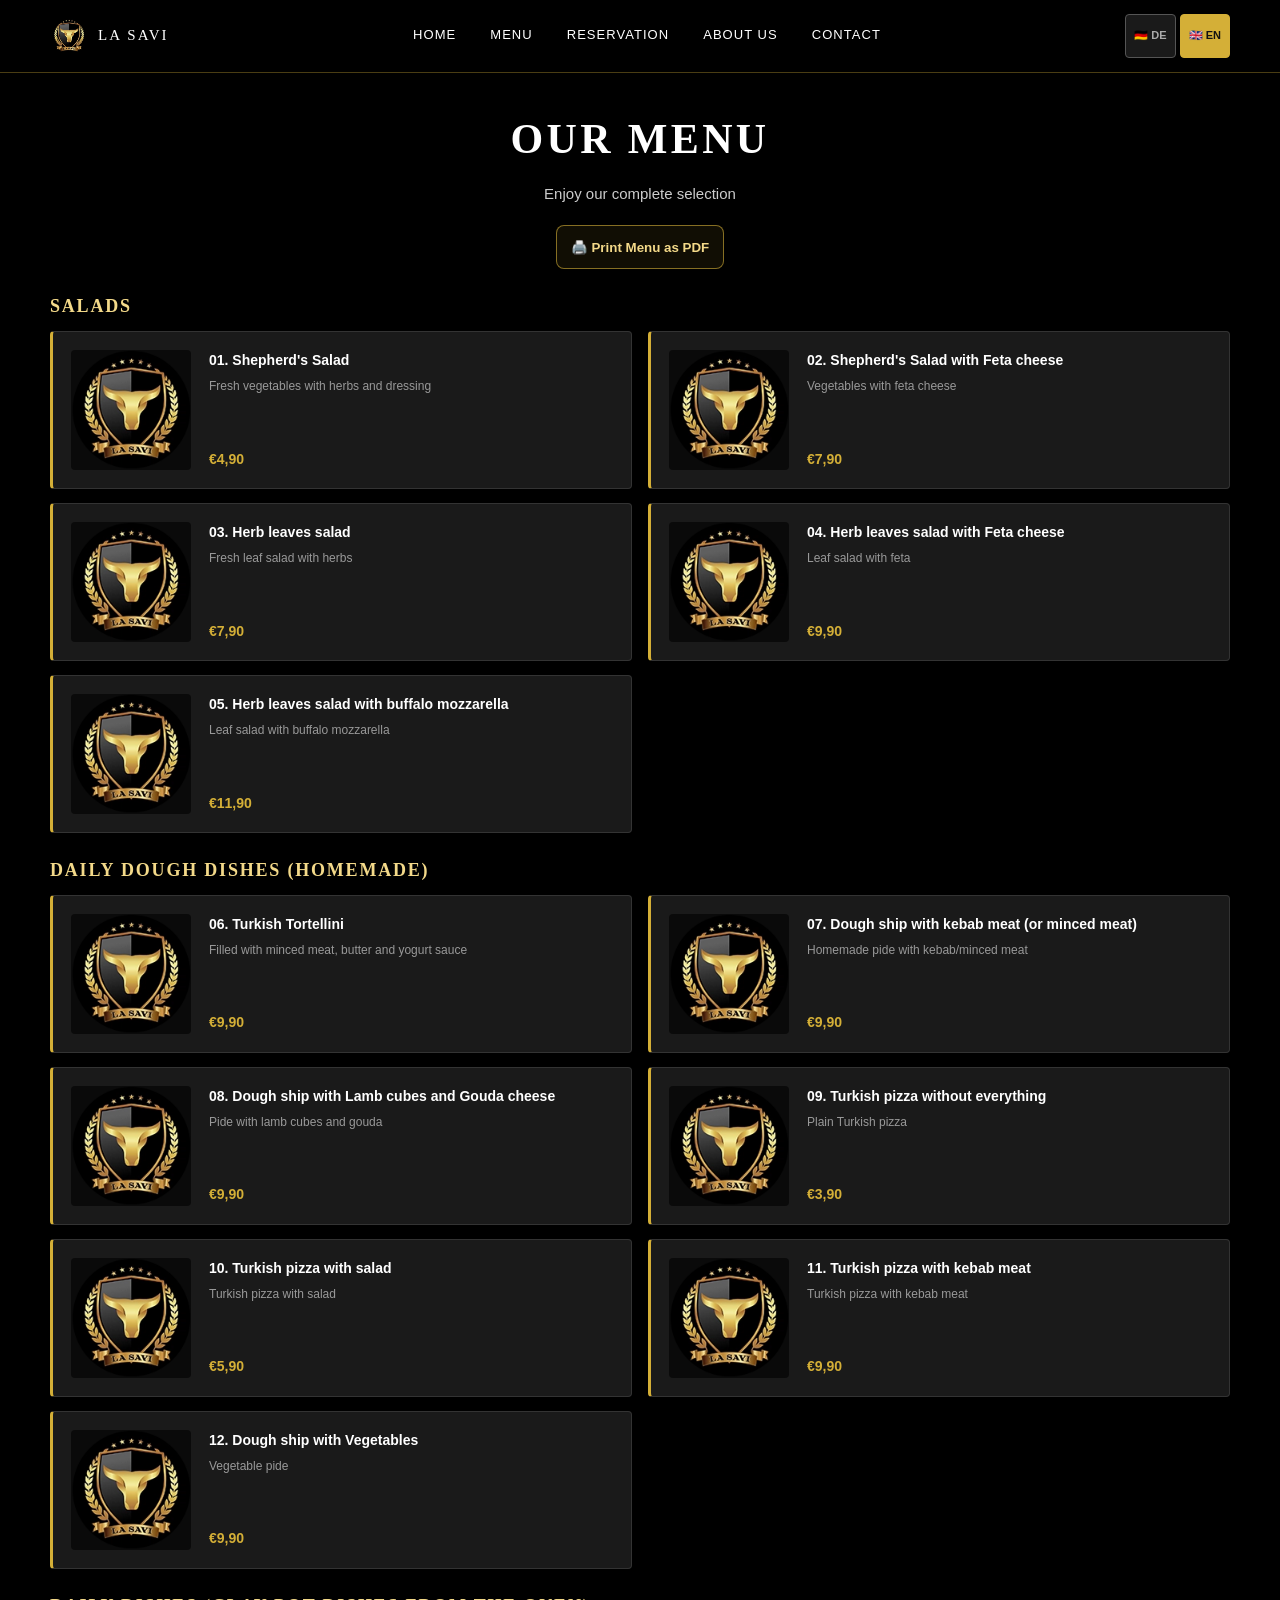
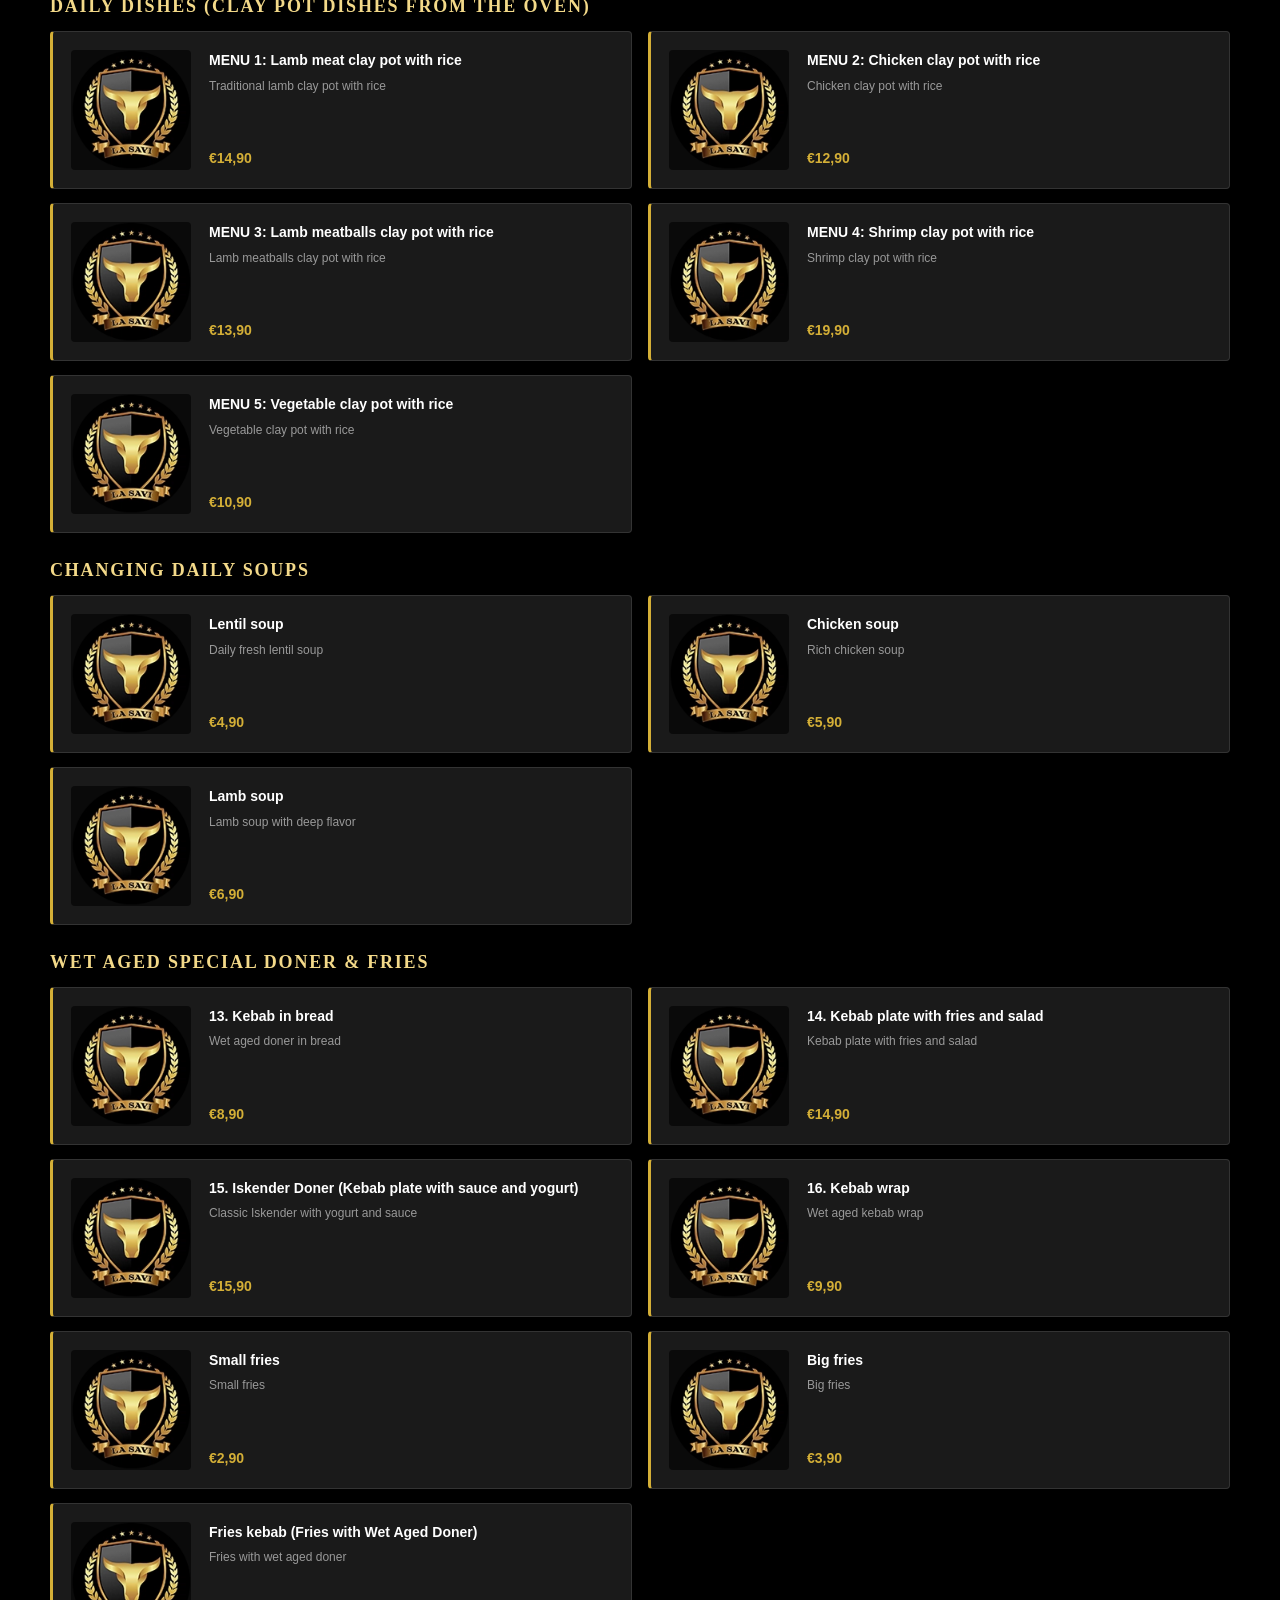
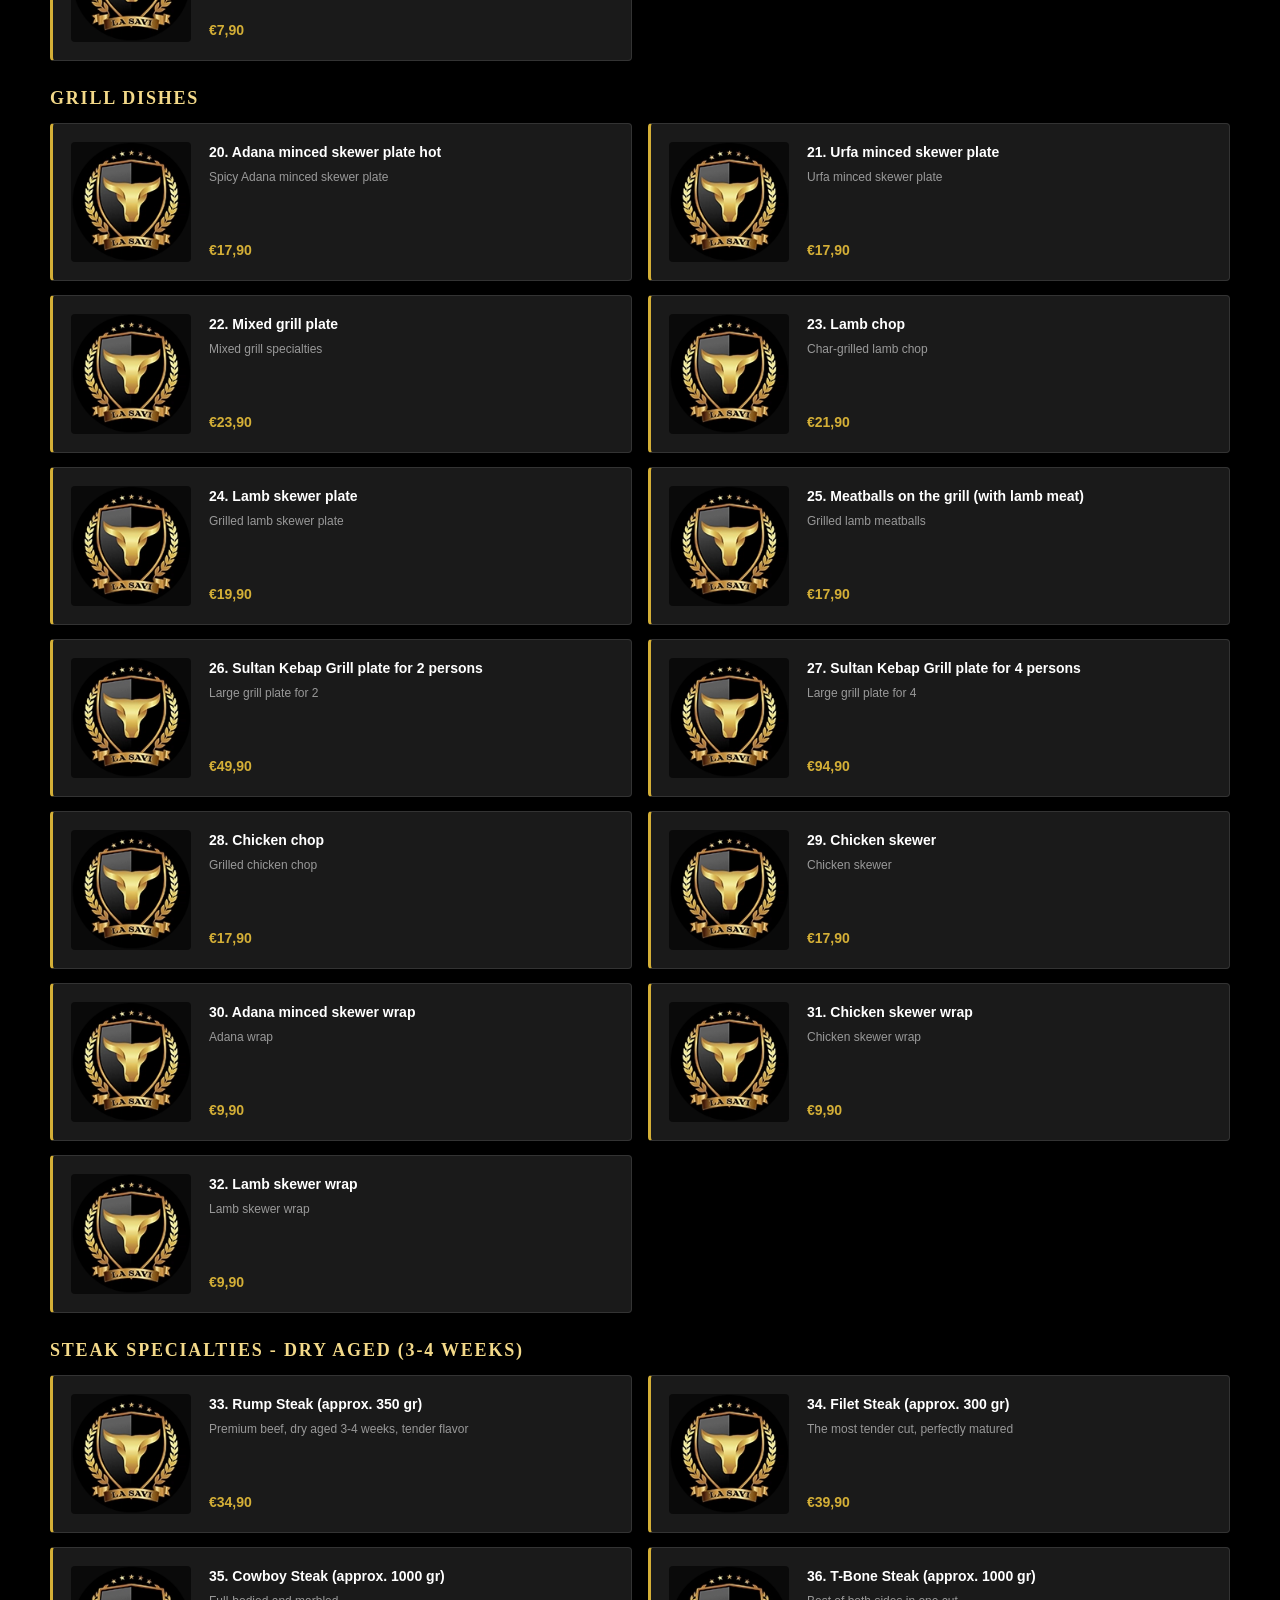
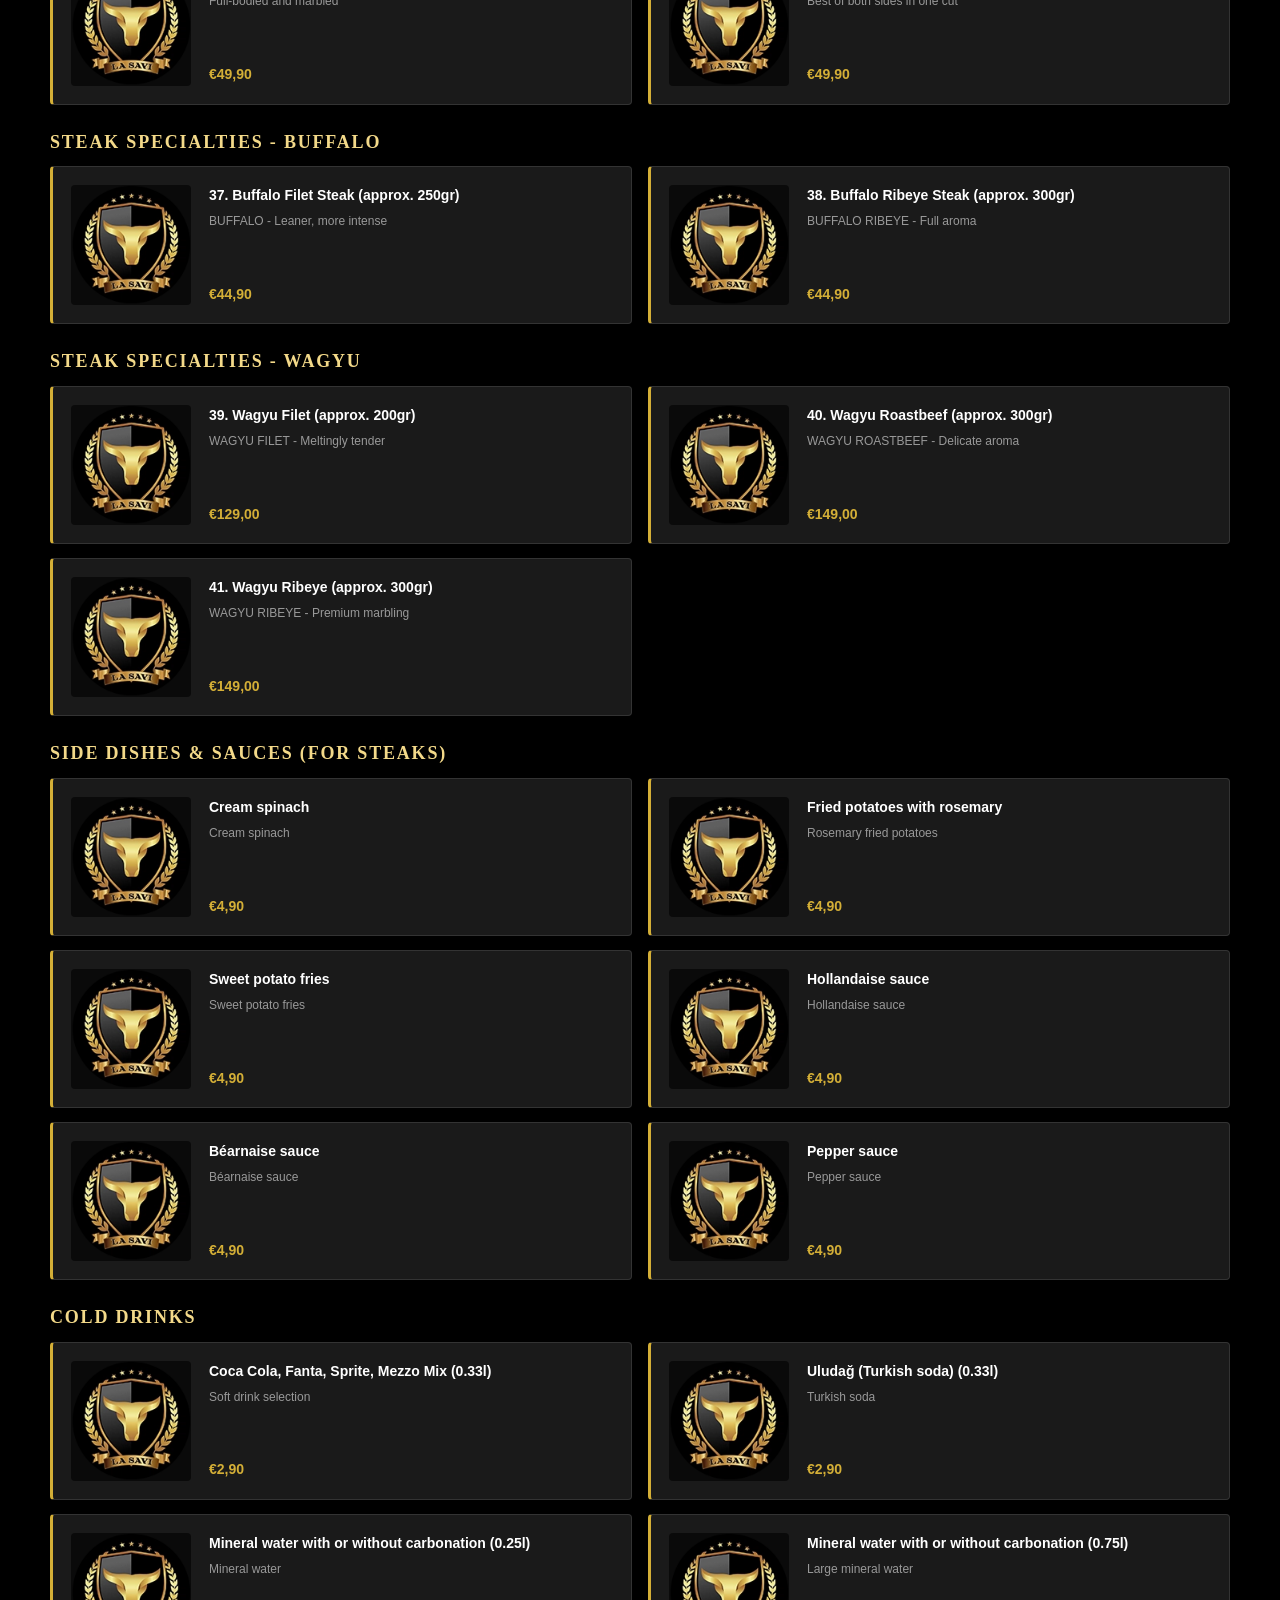
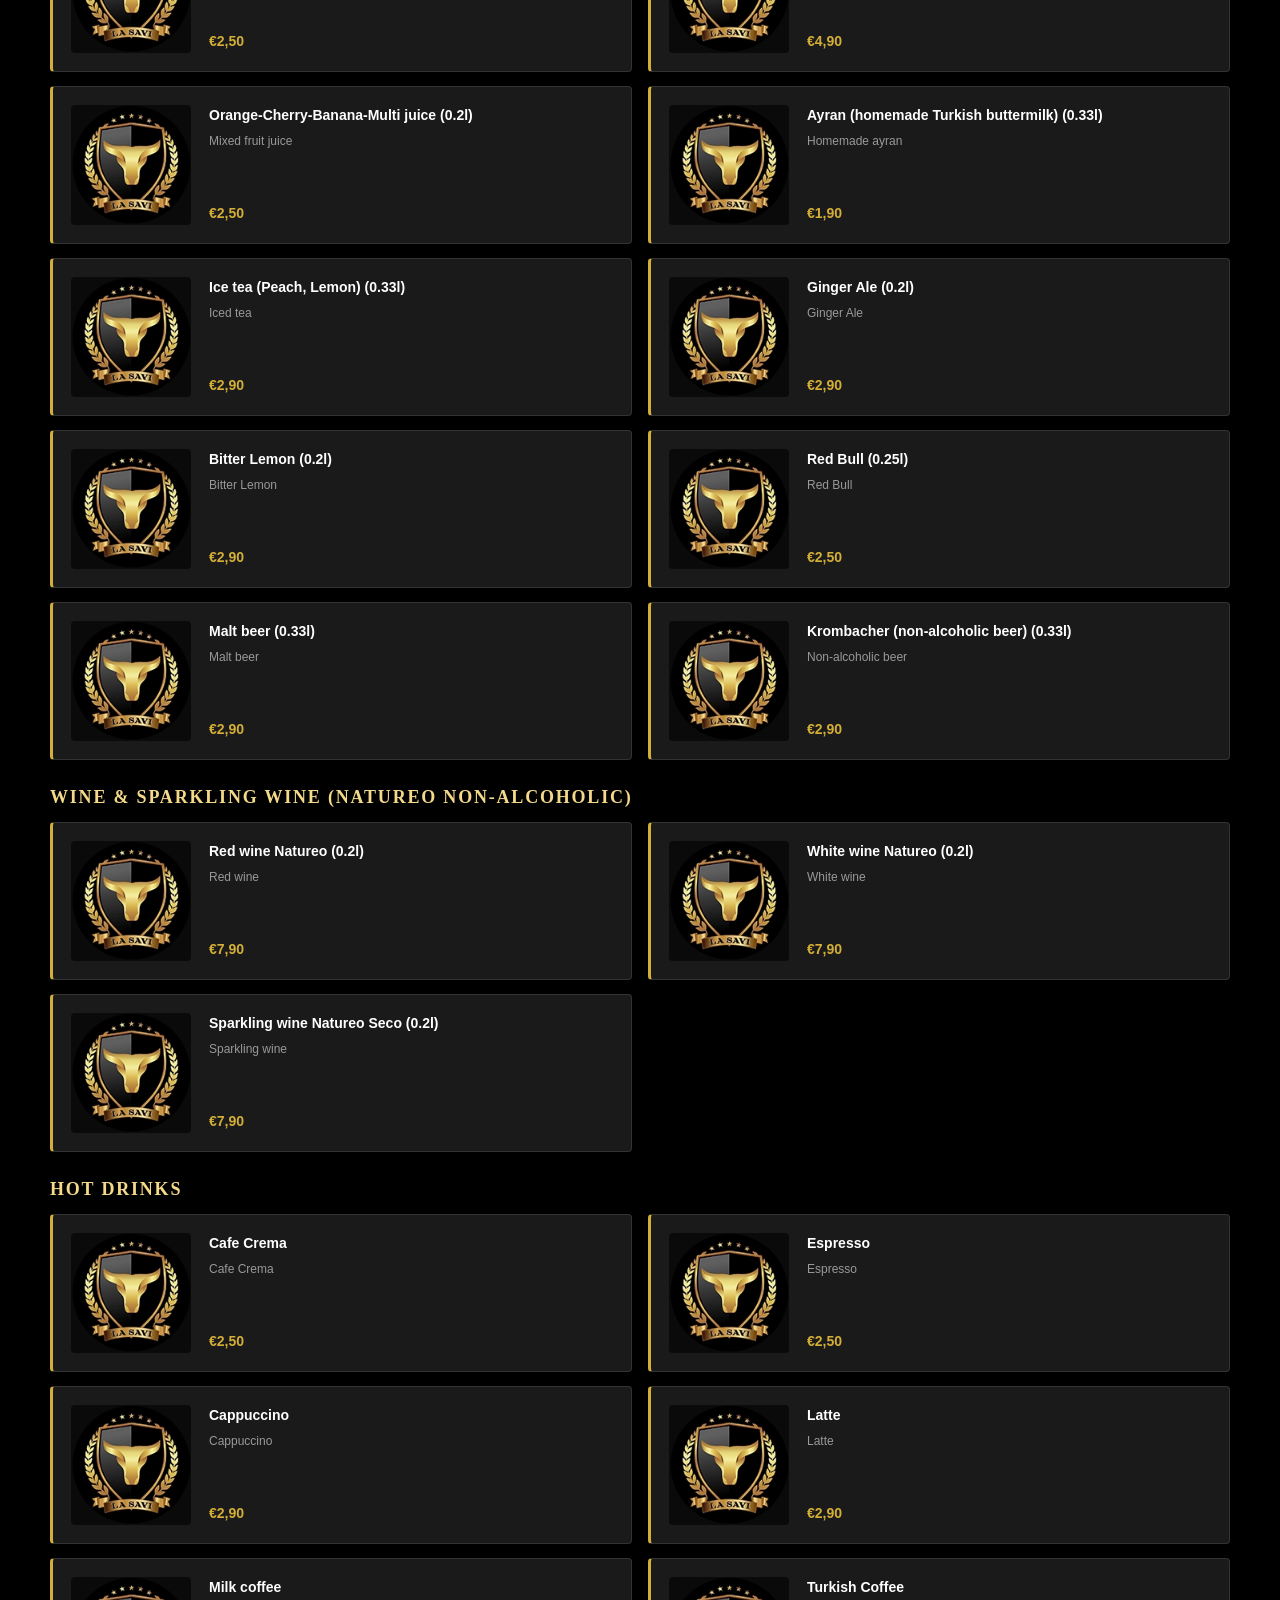
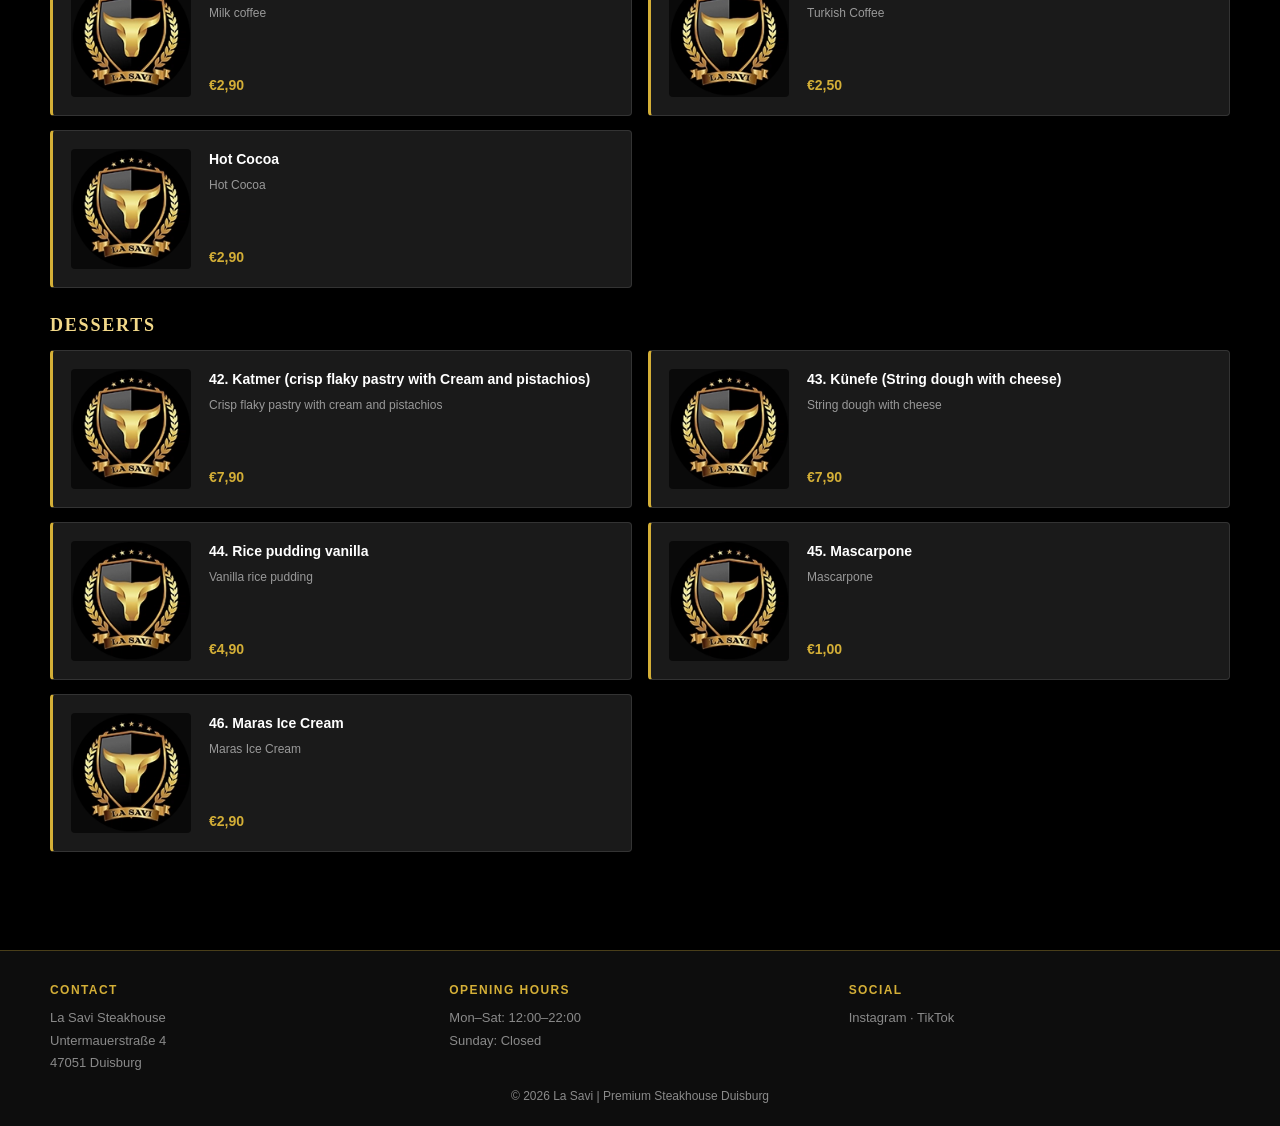
<file: en/menu.html>
<!DOCTYPE html>
<html lang="en">
<head>
  <meta charset="UTF-8">
  <meta name="viewport" content="width=device-width, initial-scale=1.0, maximum-scale=5.0, user-scalable=yes">
  <meta name="apple-mobile-web-app-capable" content="yes">
  <meta name="apple-mobile-web-app-status-bar-style" content="black-translucent">
  <meta name="theme-color" content="#000000">
  <title>La Savi | Menu</title>
  <meta name="description" content="La Savi full menu with zoom modal and steak cut illustrations.">
  <link rel="icon" href="../logo-la-savi.webp" type="image/webp">
  <style>
    :root{--bg:#000;--gold:#d4af37;--txt:#fff;--muted:#ccc;--panel:#1a1a1a;--border:#333;--serif:Georgia,"Times New Roman",Times,serif;--sans:-apple-system,BlinkMacSystemFont,"Segoe UI",Helvetica,Arial,sans-serif;--h:72px}
    *{box-sizing:border-box;margin:0;padding:0}
    html,body{overflow-x:hidden}
    body{font-family:var(--sans);background:var(--bg);color:var(--txt);font-size:14px;line-height:1.55}
    img,svg,video{max-width:100%;height:auto}
    a{text-decoration:none;color:inherit}
    .container{width:min(1180px,calc(100% - 24px));margin:0 auto}
    header{position:sticky;top:0;z-index:50;background:rgba(0,0,0,.94);border-bottom:1px solid rgba(212,175,55,.35)}
    .head{min-height:var(--h);display:flex;align-items:center;justify-content:space-between;gap:10px;position:relative}
    .brand{display:flex;align-items:center;gap:10px}.brand img{width:38px;height:38px}.brand span{font-family:var(--serif);letter-spacing:.14em;text-transform:uppercase;font-size:15px}
    nav{display:none;position:absolute;left:0;right:0;top:calc(100% + 1px);background:#090909;border:1px solid rgba(212,175,55,.25);border-radius:0 0 8px 8px;padding:8px}
    nav a{display:block;padding:11px 12px;font-size:13px;text-transform:uppercase;letter-spacing:.08em;border-radius:6px;min-height:44px}
    nav a:hover{color:var(--gold);background:rgba(212,175,55,.08)}
    .head.is-open nav{display:block}
    .menu-toggle{width:44px;height:44px;border:1px solid rgba(212,175,55,.5);background:transparent;border-radius:6px;display:inline-flex;flex-direction:column;justify-content:center;align-items:center;gap:5px;cursor:pointer}
    .menu-toggle span{width:20px;height:2px;background:var(--gold);border-radius:2px}
    .switch{display:inline-flex;gap:4px}.switch a{padding:8px 8px;border:1px solid #555;border-radius:4px;background:#1a1a1a;color:#aaa;font-size:11px;font-weight:700;display:inline-flex;align-items:center;min-height:44px}.switch a.active{background:var(--gold);color:#111;border-color:var(--gold)}
    main{padding:34px 0 58px}
    .title{text-align:center;font-family:var(--serif);text-transform:uppercase;letter-spacing:.08em;font-size:32px}
    .sub{text-align:center;color:var(--muted);margin-top:10px;font-size:13px}
    .print{text-align:center;margin:20px 0}
    .print button{padding:10px 14px;border:1px solid rgba(212,175,55,.6);border-radius:8px;background:rgba(212,175,55,.08);color:#f3d989;font-weight:700;cursor:pointer;min-height:44px}
    .cat{margin-top:24px}
    .cat h2{font-family:var(--serif);color:#f3d989;text-transform:uppercase;letter-spacing:.1em;font-size:15px;margin-bottom:10px}
    .cards{display:grid;grid-template-columns:1fr;gap:12px}
    .menu-card{display:flex;gap:12px;padding:14px;background:var(--panel);border:1px solid var(--border);border-left:3px solid var(--gold);cursor:pointer;transition:all .28s ease;border-radius:4px}
    .menu-card:hover{background:#242424;border-left-color:#fff;transform:translateX(4px)}
    .menu-card-image{width:88px;height:88px;flex-shrink:0;background:#0a0a0a;border-radius:4px;overflow:hidden;display:flex;align-items:center;justify-content:center}
    .menu-card-image img{width:100%;height:100%;object-fit:cover}
    .menu-card-info{display:flex;flex-direction:column;justify-content:space-between;flex:1}
    .item-name{font-size:13px;font-weight:700;color:#fff}
    .item-description{font-size:12px;color:#999;margin-top:5px;line-height:1.5}
    .item-price{font-size:14px;font-weight:700;color:var(--gold);margin-top:8px}
    .modal{display:none;position:fixed;inset:0;z-index:1000;animation:fadeIn .3s ease}
    .modal-overlay{position:absolute;inset:0;background:rgba(0,0,0,.72)}
    .modal-content{position:absolute;top:50%;left:50%;transform:translate(-50%,-50%);width:min(95vw,760px);max-height:82vh;overflow:auto;background:#000;border-top:3px solid var(--gold);border-radius:6px;padding:16px;animation:slideIn .3s ease}
    .modal-close{position:absolute;top:8px;right:10px;background:transparent;border:0;color:var(--gold);font-size:24px;cursor:pointer}
    .modal-close:hover{color:#fff}
    .modal-image-container{margin-bottom:16px;text-align:center}
    .modal-image-container img,.modal-image-container svg{width:100%;max-width:600px;height:auto;max-height:220px;border-radius:4px;background:#111}
    .modal-title{font-size:18px;color:#fff;margin-bottom:8px}
    .modal-description{font-size:12px;color:#ccc;line-height:1.6;margin-bottom:10px}
    .modal-details{font-size:13px;color:var(--gold);margin-bottom:16px}
    .modal-actions{display:flex;justify-content:space-between;align-items:center;gap:12px;flex-wrap:wrap}
    .modal-price{font-size:18px;font-weight:700;color:var(--gold)}
    .close-btn{padding:10px 20px;background:var(--gold);color:#000;border:0;cursor:pointer;font-weight:700;min-height:44px}
    @keyframes fadeIn{from{opacity:0}to{opacity:1}} @keyframes slideIn{from{transform:translate(-50%,-58%);opacity:0}to{transform:translate(-50%,-50%);opacity:1}}
    footer{border-top:1px solid rgba(212,175,55,.3);background:#0d0d0d;padding:30px 0 20px;margin-top:40px}
    .f{display:grid;grid-template-columns:1fr;gap:18px} footer h4{color:var(--gold);text-transform:uppercase;letter-spacing:.12em;font-size:12px;margin-bottom:8px} footer p,footer a{color:#8a8a8a;font-size:13px;line-height:1.7}
    .copy{text-align:center;color:#8a8a8a;font-size:12px;margin-top:12px}
    @media (min-width:481px){body{font-size:15px}.container{width:min(1180px,calc(100% - 36px))}.cards{grid-template-columns:repeat(2,1fr);gap:14px 16px}.cat h2{font-size:18px}.title{font-size:42px}.sub{font-size:15px}.menu-card{padding:18px;gap:18px}.menu-card-image{width:120px;height:120px}.item-name{font-size:14px}.modal-content{padding:20px;max-height:88vh}.modal-image-container img,.modal-image-container svg{max-height:320px}.f{grid-template-columns:1fr}}
    @media (min-width:769px){.container{width:min(1180px,calc(100% - 64px))}.menu-toggle{display:none}nav{display:flex;position:static;background:none;border:0;padding:0;gap:10px}.head.is-open nav{display:flex}.f{grid-template-columns:repeat(3,1fr)}.modal-content{padding:26px}.modal-title{font-size:22px}.modal-description{font-size:14px}.modal-image-container img,.modal-image-container svg{max-height:500px}}
    @media (min-width:1025px){body{font-size:16px}}
    @media print{@page{size:A4;margin:10mm} #dish-modal,header,footer,.print{display:none!important}.menu-card-image{display:none!important}.menu-card{border:1px solid #000;page-break-inside:avoid} body{background:#fff!important}}
  </style>
</head>
<body>
  <header><div class="container head">
    <a class="brand" href="./index.html"><img src="../logo-la-savi.webp" alt="La Savi"><span>La Savi</span></a>
    <button class="menu-toggle" type="button" aria-label="Open menu" aria-expanded="false"><span></span><span></span><span></span></button>
    <nav><a href="./index.html">Home</a><a href="./menu.html">Menu</a><a href="./index.html#reservation">Reservation</a><a href="./index.html#about">About Us</a><a href="./index.html#contact">Contact</a></nav>
    <div class="switch"><a href="/de/">🇩🇪 DE</a><a class="active" href="/en/">🇬🇧 EN</a></div>
  </div></header>

  <main><div class="container">
    <h1 class="title">OUR MENU</h1>
    <p class="sub">Enjoy our complete selection</p>
    <div class="print"><button onclick="window.print()">🖨️ Print Menu as PDF</button></div>
    <div id="menu-root"></div>
  </div></main>

  <div id="dish-modal" class="modal">
    <div class="modal-overlay" onclick="closeModal()"></div>
    <div class="modal-content">
      <button class="modal-close" onclick="closeModal()">✕</button>
      <div class="modal-image-container" id="modal-image-wrap"></div>
      <h2 class="modal-title" id="modal-title"></h2>
      <p class="modal-description" id="modal-description"></p>
      <p class="modal-details" id="modal-details"></p>
      <div class="modal-actions"><span class="modal-price" id="modal-price"></span><button class="close-btn" onclick="closeModal()">Close</button></div>
    </div>
  </div>

  <footer><div class="container"><div class="f"><div><h4>Contact</h4><p>La Savi Steakhouse<br>Untermauerstraße 4<br>47051 Duisburg</p></div><div><h4>Opening Hours</h4><p>Mon–Sat: 12:00–22:00<br>Sunday: Closed</p></div><div><h4>Social</h4><p><a href="https://www.instagram.com/lasavi_restaurant/" target="_blank" rel="noopener noreferrer">Instagram</a> · <a href="https://www.tiktok.com/@lasavirestaurant?is_from_webapp=1&sender_device=pc" target="_blank" rel="noopener noreferrer">TikTok</a></p></div></div><p class="copy">© 2026 La Savi | Premium Steakhouse Duisburg</p></div></footer>

  <script>
    var menuData = [
      {cat:"SALADS",items:[["01. Shepherd's Salad","€4,90","Fresh vegetables with herbs and dressing",""],["02. Shepherd's Salad with Feta cheese","€7,90","Vegetables with feta cheese",""],["03. Herb leaves salad","€7,90","Fresh leaf salad with herbs",""],["04. Herb leaves salad with Feta cheese","€9,90","Leaf salad with feta",""],["05. Herb leaves salad with buffalo mozzarella","€11,90","Leaf salad with buffalo mozzarella",""]]},
      {cat:"DAILY DOUGH DISHES (HOMEMADE)",items:[["06. Turkish Tortellini","€9,90","Filled with minced meat, butter and yogurt sauce",""],["07. Dough ship with kebab meat (or minced meat)","€9,90","Homemade pide with kebab/minced meat",""],["08. Dough ship with Lamb cubes and Gouda cheese","€9,90","Pide with lamb cubes and gouda",""],["09. Turkish pizza without everything","€3,90","Plain Turkish pizza",""],["10. Turkish pizza with salad","€5,90","Turkish pizza with salad",""],["11. Turkish pizza with kebab meat","€9,90","Turkish pizza with kebab meat",""],["12. Dough ship with Vegetables","€9,90","Vegetable pide",""]]},
      {cat:"DAILY DISHES (CLAY POT DISHES FROM THE OVEN)",items:[["MENU 1: Lamb meat clay pot with rice","€14,90","Traditional lamb clay pot with rice",""],["MENU 2: Chicken clay pot with rice","€12,90","Chicken clay pot with rice",""],["MENU 3: Lamb meatballs clay pot with rice","€13,90","Lamb meatballs clay pot with rice",""],["MENU 4: Shrimp clay pot with rice","€19,90","Shrimp clay pot with rice",""],["MENU 5: Vegetable clay pot with rice","€10,90","Vegetable clay pot with rice",""]]},
      {cat:"CHANGING DAILY SOUPS",items:[["Lentil soup","€4,90","Daily fresh lentil soup",""],["Chicken soup","€5,90","Rich chicken soup",""],["Lamb soup","€6,90","Lamb soup with deep flavor",""]]},
      {cat:"WET AGED SPECIAL DONER & FRIES",items:[["13. Kebab in bread","€8,90","Wet aged doner in bread",""],["14. Kebab plate with fries and salad","€14,90","Kebab plate with fries and salad",""],["15. Iskender Doner (Kebab plate with sauce and yogurt)","€15,90","Classic Iskender with yogurt and sauce",""],["16. Kebab wrap","€9,90","Wet aged kebab wrap",""],["Small fries","€2,90","Small fries",""],["Big fries","€3,90","Big fries",""],["Fries kebab (Fries with Wet Aged Doner)","€7,90","Fries with wet aged doner",""]]},
      {cat:"GRILL DISHES",items:[["20. Adana minced skewer plate hot","€17,90","Spicy Adana minced skewer plate",""],["21. Urfa minced skewer plate","€17,90","Urfa minced skewer plate",""],["22. Mixed grill plate","€23,90","Mixed grill specialties",""],["23. Lamb chop","€21,90","Char-grilled lamb chop",""],["24. Lamb skewer plate","€19,90","Grilled lamb skewer plate",""],["25. Meatballs on the grill (with lamb meat)","€17,90","Grilled lamb meatballs",""],["26. Sultan Kebap Grill plate for 2 persons","€49,90","Large grill plate for 2",""],["27. Sultan Kebap Grill plate for 4 persons","€94,90","Large grill plate for 4",""],["28. Chicken chop","€17,90","Grilled chicken chop",""],["29. Chicken skewer","€17,90","Chicken skewer",""],["30. Adana minced skewer wrap","€9,90","Adana wrap",""],["31. Chicken skewer wrap","€9,90","Chicken skewer wrap",""],["32. Lamb skewer wrap","€9,90","Lamb skewer wrap",""]]},
      {cat:"STEAK SPECIALTIES - Dry Aged (3-4 weeks)",items:[["33. Rump Steak (approx. 350 gr)","€34,90","Premium beef, dry aged 3-4 weeks, tender flavor","dry-rump"],["34. Filet Steak (approx. 300 gr)","€39,90","The most tender cut, perfectly matured","dry-filet"],["35. Cowboy Steak (approx. 1000 gr)","€49,90","Full-bodied and marbled","dry-cowboy"],["36. T-Bone Steak (approx. 1000 gr)","€49,90","Best of both sides in one cut","dry-tbone"]]},
      {cat:"STEAK SPECIALTIES - Buffalo",items:[["37. Buffalo Filet Steak (approx. 250gr)","€44,90","BUFFALO - Leaner, more intense","buf-filet"],["38. Buffalo Ribeye Steak (approx. 300gr)","€44,90","BUFFALO RIBEYE - Full aroma","buf-ribeye"]]},
      {cat:"STEAK SPECIALTIES - Wagyu",items:[["39. Wagyu Filet (approx. 200gr)","€129,00","WAGYU FILET - Meltingly tender","wag-filet"],["40. Wagyu Roastbeef (approx. 300gr)","€149,00","WAGYU ROASTBEEF - Delicate aroma","wag-roast"],["41. Wagyu Ribeye (approx. 300gr)","€149,00","WAGYU RIBEYE - Premium marbling","wag-ribeye"]]},
      {cat:"SIDE DISHES & SAUCES (for Steaks)",items:[["Cream spinach","€4,90","Cream spinach",""],["Fried potatoes with rosemary","€4,90","Rosemary fried potatoes",""],["Sweet potato fries","€4,90","Sweet potato fries",""],["Hollandaise sauce","€4,90","Hollandaise sauce",""],["Béarnaise sauce","€4,90","Béarnaise sauce",""],["Pepper sauce","€4,90","Pepper sauce",""]]},
      {cat:"COLD DRINKS",items:[["Coca Cola, Fanta, Sprite, Mezzo Mix (0.33l)","€2,90","Soft drink selection",""],["Uludağ (Turkish soda) (0.33l)","€2,90","Turkish soda",""],["Mineral water with or without carbonation (0.25l)","€2,50","Mineral water",""],["Mineral water with or without carbonation (0.75l)","€4,90","Large mineral water",""],["Orange-Cherry-Banana-Multi juice (0.2l)","€2,50","Mixed fruit juice",""],["Ayran (homemade Turkish buttermilk) (0.33l)","€1,90","Homemade ayran",""],["Ice tea (Peach, Lemon) (0.33l)","€2,90","Iced tea",""],["Ginger Ale (0.2l)","€2,90","Ginger Ale",""],["Bitter Lemon (0.2l)","€2,90","Bitter Lemon",""],["Red Bull (0.25l)","€2,50","Red Bull",""],["Malt beer (0.33l)","€2,90","Malt beer",""],["Krombacher (non-alcoholic beer) (0.33l)","€2,90","Non-alcoholic beer",""]]},
      {cat:"WINE & SPARKLING WINE (Natureo Non-Alcoholic)",items:[["Red wine Natureo (0.2l)","€7,90","Red wine",""],["White wine Natureo (0.2l)","€7,90","White wine",""],["Sparkling wine Natureo Seco (0.2l)","€7,90","Sparkling wine",""]]},
      {cat:"HOT DRINKS",items:[["Cafe Crema","€2,50","Cafe Crema",""],["Espresso","€2,50","Espresso",""],["Cappuccino","€2,90","Cappuccino",""],["Latte","€2,90","Latte",""],["Milk coffee","€2,90","Milk coffee",""],["Turkish Coffee","€2,50","Turkish Coffee",""],["Hot Cocoa","€2,90","Hot Cocoa",""]]},
      {cat:"DESSERTS",items:[["42. Katmer (crisp flaky pastry with Cream and pistachios)","€7,90","Crisp flaky pastry with cream and pistachios",""],["43. Künefe (String dough with cheese)","€7,90","String dough with cheese",""],["44. Rice pudding vanilla","€4,90","Vanilla rice pudding",""],["45. Mascarpone","€1,00","Mascarpone",""],["46. Maras Ice Cream","€2,90","Maras Ice Cream",""]]}
    ];

    function cowSvg(label, x, y, w, h, note) {
      return '<svg viewBox="0 0 500 400" xmlns="http://www.w3.org/2000/svg"><rect width="500" height="400" fill="#1a1a1a"/><g stroke="#ccc" stroke-width="2" fill="none"><ellipse cx="240" cy="190" rx="170" ry="90"/><circle cx="80" cy="180" r="38"/><path d="M48 165l-18 -8M50 196l-18 8"/><path d="M150 270v55M220 280v45M285 280v45M355 270v55"/><path d="M410 170l36 -20"/></g><rect x="'+x+'" y="'+y+'" width="'+w+'" height="'+h+'" fill="#d4af37" opacity=".28" stroke="#d4af37" stroke-width="2.5"/><text x="'+(x+4)+'" y="'+(y-8)+'" fill="#d4af37" font-size="16" font-weight="700">'+label+'</text><text x="26" y="360" fill="#d4af37" font-size="16">'+note+'</text></svg>';
    }
    var steakSvg = {
      "dry-rump": cowSvg("RUMP",260,150,80,56,"RUMP - The tender classic"),
      "dry-filet": cowSvg("FILET",205,170,70,40,"FILET - The most tender cut"),
      "dry-cowboy": cowSvg("RIB",160,130,80,56,"COWBOY - Rich & marbled"),
      "dry-tbone": cowSvg("T-BONE",210,140,70,70,"T-BONE - Best of both sides"),
      "buf-filet": cowSvg("FILET",205,170,70,40,"BUFFALO - Leaner, intense"),
      "buf-ribeye": cowSvg("RIBEYE",165,130,84,56,"BUFFALO RIBEYE - Full aroma"),
      "wag-filet": cowSvg("FILET",205,170,70,40,"WAGYU FILET - Meltingly tender"),
      "wag-roast": cowSvg("ROASTBEEF",250,140,84,56,"WAGYU ROASTBEEF - Delicate aroma"),
      "wag-ribeye": cowSvg("RIBEYE",165,130,84,56,"WAGYU RIBEYE - Premium marbling")
    };

    function placeholderImg() { return '<img src="../logo-la-savi.webp" alt="La Savi placeholder">'; }
    function makeCard(item) {
      var n=item[0],p=item[1],d=item[2],k=item[3]||"";
      return '<article class="menu-card" onclick="openModal(this)"><div class="menu-card-image">'+placeholderImg()+'</div><div class="menu-card-info"><div><div class="item-name">'+n+'</div><div class="item-description">'+d+'</div></div><div class="item-price">'+p+'</div></div><div class="modal-data" style="display:none" data-key="'+k+'" data-name="'+n+'" data-desc="'+d+'" data-price="'+p+'"></div></article>';
    }
    document.getElementById("menu-root").innerHTML = menuData.map(function(c){return '<section class="cat"><h2>'+c.cat+'</h2><div class="cards">'+c.items.map(makeCard).join("")+'</div></section>';}).join("");

    function openModal(card){
      var data=card.querySelector(".modal-data");
      var key=data.dataset.key, title=data.dataset.name, desc=data.dataset.desc, price=data.dataset.price;
      var wrap=document.getElementById("modal-image-wrap");
      if(key && steakSvg[key]) wrap.innerHTML = steakSvg[key]; else wrap.innerHTML = '<img src="../logo-la-savi.webp" alt="'+title+'">';
      document.getElementById("modal-title").textContent = title;
      document.getElementById("modal-description").textContent = desc;
      document.getElementById("modal-details").textContent = key ? "Steak-cut illustration" : "La Savi placeholder image";
      document.getElementById("modal-price").textContent = price;
      document.getElementById("dish-modal").style.display="block";
      document.body.style.overflow="hidden";
    }
    function closeModal(){ document.getElementById("dish-modal").style.display="none"; document.body.style.overflow="auto"; }
    document.addEventListener("keydown",function(e){ if(e.key==="Escape") closeModal(); });
    window.openModal=openModal; window.closeModal=closeModal;
    (function () {
      var wrap = document.querySelector(".head");
      var btn = document.querySelector(".menu-toggle");
      if (!wrap || !btn) return;
      btn.addEventListener("click", function () {
        var open = wrap.classList.toggle("is-open");
        btn.setAttribute("aria-expanded", open ? "true" : "false");
      });
      document.addEventListener("click", function (e) {
        if (!wrap.contains(e.target)) {
          wrap.classList.remove("is-open");
          btn.setAttribute("aria-expanded", "false");
        }
      });
    })();
  </script>
</body>
</html>
</file>
